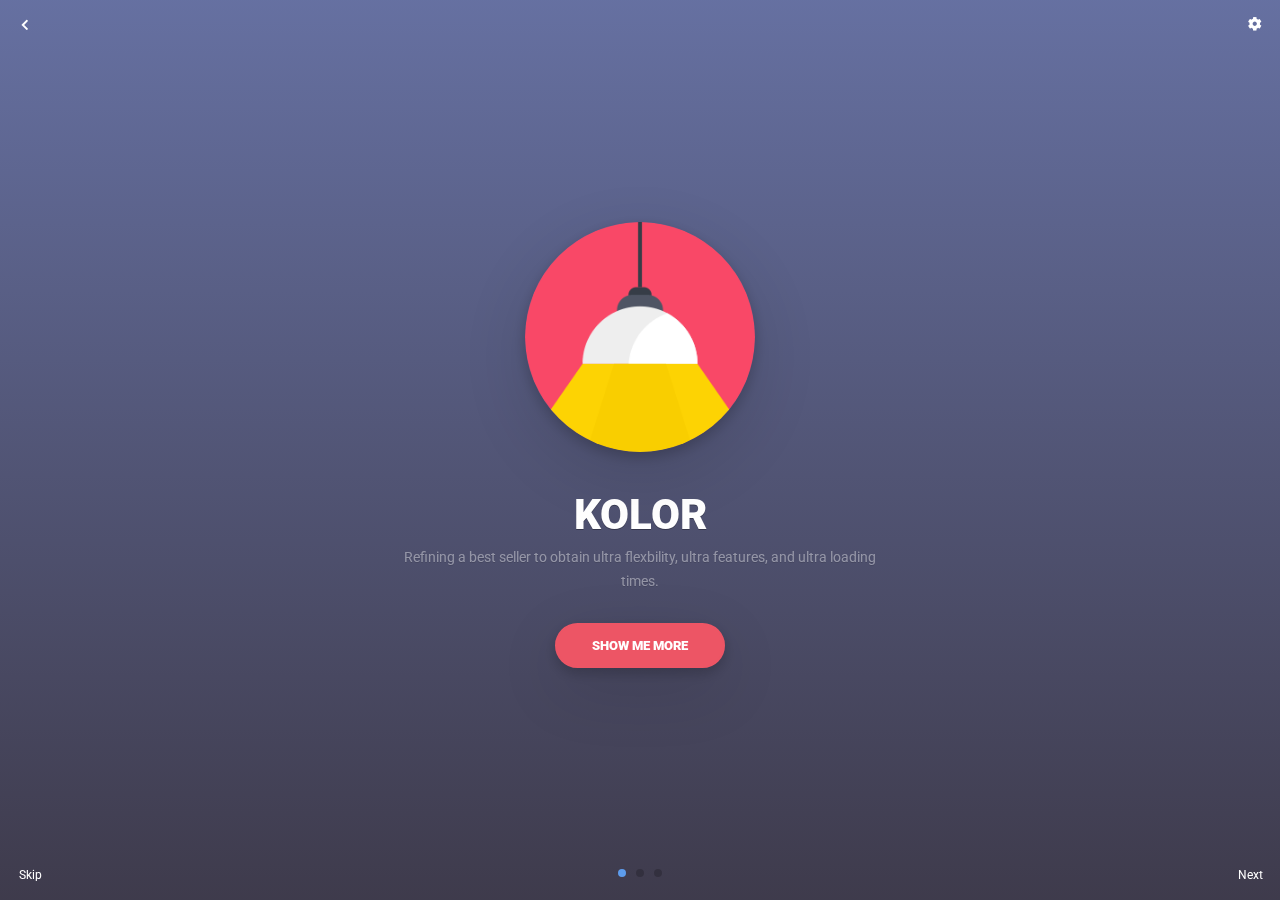
<file: index.html>
<!DOCTYPE HTML>
<html lang="en">
    <head>
 
        <link rel="manifest" href="manifest.json">
        <link rel="icon" href="favicon.ico" type="image/x-icon" />  
      <link rel="apple-touch-icon" href="images/icons/icon-152x152.png">   
      <meta name="theme-color" content="white"/>  
      <meta name="apple-mobile-web-app-capable" content="yes">  
      <meta name="apple-mobile-web-app-status-bar-style" content="black"> 
      <meta name="apple-mobile-web-app-title" content="Music app"> 
      <meta name="msapplication-TileImage" content="images/icons/icon-144x144.png">  
      <meta name="msapplication-TileColor" content="blue">
        <meta name="theme-color" content="white"/>
        <meta name="viewport" content="width=device-width, initial-scale=1.0">
    
    
    <meta http-equiv="Content-Type" content="text/html; charset=utf-8" />
    <meta name="viewport" content="width=device-width, initial-scale=1, minimum-scale=1, maximum-scale=1" />
    <title>Music app </title>
    <link rel="stylesheet" type="text/css" href="styles/style.css">
    <link rel="stylesheet" type="text/css" href="fonts/css/fontawesome-all.min.css">
    <link rel="stylesheet" href="styles/music-list.css">
    <link rel="stylesheet" type="text/css" href="styles/framework.css">
    <link rel="stylesheet" href="styles/tutorial.css">
    <link rel="stylesheet" href="styles/videoJS.css">
    <link rel="stylesheet" href="styles/videojscite.css">
    <link rel="stylesheet" href="styles/music-details.css">
    <link rel="stylesheet" type="text/css" href="styles/style.css">
    <link rel="stylesheet" href="styles/music-list.css">
    <link href="https://fonts.googleapis.com/css?family=Poppins:100,100i,200,200i,300,300i,400,400i,500,500i,600,600i,700,700i,800,800i,900,900i|Roboto:100,100i,300,300i,400,400i,500,500i,700,700i,900,900i" rel="stylesheet">
    </head>

<body>
<script src="serviceWorkerRegister.js"></script>
<div id="preloader" class="preloader-light">
	<h1 class="center-text color-black ultrabold uppercase bottom-0 fa-2x">Kolor</h1>
	<div id="preload-spinner"></div>
	<p>Beautifully Crafted UI & UX.</p>
	<em>This will only take a second. It's totally worth it!</em>
</div>


<div id="page-transitions" class="page-build">
    <div class="page-bg gradient-body-1"></div>
    <div class="page-content page-content-full">
    <a href="#" class="cover-back-button back-button"><i class="fa fa-chevron-left font-12 color-white"></i></a>
    <a href="#"  data-menu="menu-settings" data-menu-type="menu-box-full" class="cover-home-button"><i class="fa fa-cog fa-spin font-14 color-white"></i></a>
    <div class="coverpage coverpage-full walkthrough-buttons">
        <a href="#" class="next-slide-custom color-white">Next</a>
        <a href="bloglist.html" class="skip-slide-custom color-white ">Skip</a>
        <div class="cover-walkthrough-slider owl-carousel">
            <div class="cover-item">
                <div class="cover-content cover-content-center">
                    <img class="cover-icon shadow-icon-large bottom-50" src="images/icons/16.png">
                    <h2 class="color-white ultrabold center-text bottom-10 bolder uppercase text-shadow">
                        <span class="fa-2x">Kolor</span>
                    </h2>
                    <p class="color-white center-text opacity-40 bottom-30 font-14 text-shadow">
                        Refining a best seller to obtain ultra flexbility, ultra features, and ultra loading times.
                    </p>
                    <a href="#" class="back-button button button-red shadow-icon-large button-round button-center uppercase ultrabold">Show me more</a>
                </div>
            </div>
            <div class="cover-item">
                <div class="cover-content cover-content-center">
                    <img class="cover-icon opacity-80 shadow-icon-large" src="images/icons/9.png">
                    <h2 class="color-white ultrabold center-text bottom-10 bolder uppercase text-shadow">
                        <span class="fa-2x">Power & Ease</span>
                    </h2>
                    <p class="color-white center-text opacity-60 bottom-30 text-shadow">
                        We built Kolor to be fast, easy to use and incredibly powerful. We took care of every aspect.
                    </p>
                    <a href="#" class="back-button button button-green button-round shadow-icon-large button-center uppercase ultrabold">Show me more</a>
                </div>
            </div>
    
           
            <div class="cover-item">
                <div class="cover-content cover-content-center">
                    <img class="cover-icon shadow-icon-large" src="images/icons/19.png">
                    <h2 class="color-white ultrabold center-text bottom-10 bolder uppercase text-shadow">
                        <span class="fa-2x">Let's Go</span>
                    </h2>
                    <p class="color-white center-text opacity-50 bottom-30">
                        Be sure to check out all the pages, there are tones to see and we add more constantly!
                    </p>
                    <a href="bloglist.html" class=" button button-green button-round shadow-icon-large button-center uppercase ultrabold">Take me Home</a>
                </div>
            </div>
        </div>
    </div>
        
    <div class="menu menu-box-full shadow-large" id="menu-settings">
        <div class="page-bg gradient-body-1">
            <div class="cover-content-center">
                <div class="content">
                    <h1 class="uppercase ultrabold center-text fa-4x bottom-25 color-white text-shadow-large">KOLOR</h1>
                    <p class="center-text bottom-50 opacity-50 font-14 color-white text-shadow-large">
                        Kolor includes 9  Gradients for you to enjoy.<br>It's easy to edit or create more.
                    </p>
                    <ul class="demo-colors">
                        <li><a href="#" class="democ-1 color-white bottom-10 no-border"><i class="shadow-icon-large gradient-body-1"></i>Default</a></li>
                        <li><a href="#" class="democ-5 color-white bottom-10 no-border"><i class="shadow-icon-large gradient-body-5"></i>Violet</a></li>
                        <li><a href="#" class="democ-7 color-white bottom-10 no-border"><i class="shadow-icon-large gradient-body-7"></i>Magenta</a></li>
                        <li><a href="#" class="democ-6 color-white bottom-10 no-border"><i class="shadow-icon-large gradient-body-6"></i>Red</a></li>
                        <li><a href="#" class="democ-3 color-white bottom-10 no-border"><i class="shadow-icon-large gradient-body-3"></i>Green</a></li>
                        <li><a href="#" class="democ-4 color-white bottom-10 no-border"><i class="shadow-icon-large gradient-body-4"></i>Blue</a></li>
                        <li><a href="#" class="democ-2 color-white bottom-10 no-border"><i class="shadow-icon-large gradient-body-2"></i>Orange</a></li>
                        <li><a href="#" class="democ-8 color-white bottom-10 no-border"><i class="shadow-icon-large gradient-body-8"></i>Dark</a></li>
                        <li><a href="#" class="democ-9 color-white bottom-10 no-border"><i class="shadow-icon-large gradient-body-9"></i>Yellow</a></li>
                    </ul>
                    <div class="clear"></div>
                    <a href="#" class="close-menu top-40 button button-round button-s button-white uppercase ultrabold button-center shadow-icon-small">AWESOME</a>
                </div>
            </div>
        </div>
    </div>

        
</div>


<script type="text/javascript" src="scripts/jquery.js"></script>
<script type="text/javascript" src="scripts/plugins.js"></script>
<script type="text/javascript" src="scripts/custom.js"></script>

</body>
</file>
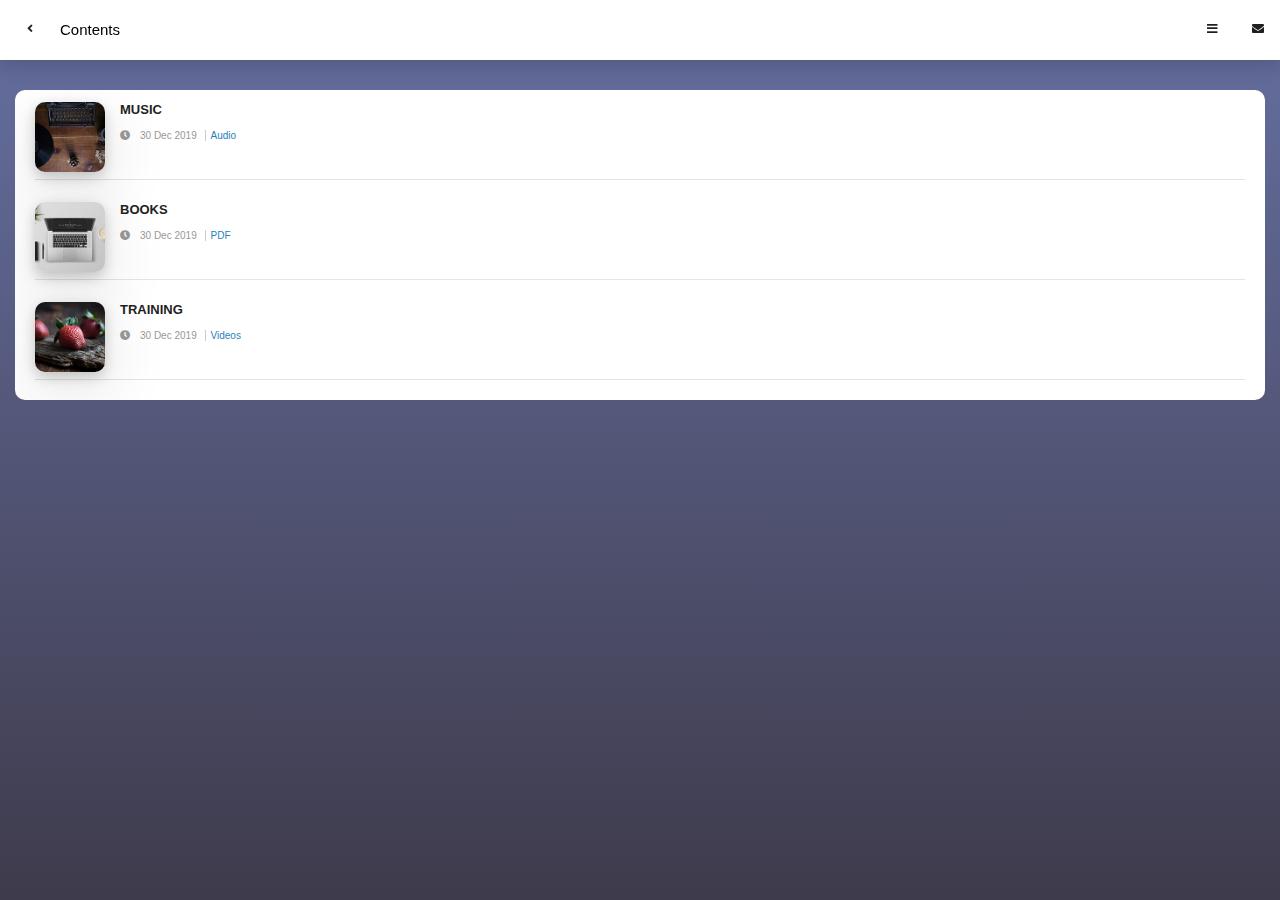
<file: bloglist.html>
<!DOCTYPE HTML>
<html lang="en">
<head>
<meta http-equiv="Content-Type" content="text/html; charset=utf-8" />
<meta name="viewport" content="width=device-width, initial-scale=1, minimum-scale=1, maximum-scale=1" />
<title>App Contents</title>
<link rel="stylesheet" type="text/css" href="styles/style.css">
<link rel="stylesheet" type="text/css" href="fonts/css/fontawesome-all.min.css">
<link rel="stylesheet" type="text/css" href="styles/framework.css">
<link href="https://fonts.googleapis.com/css?family=Poppins:100,100i,200,200i,300,300i,400,400i,500,500i,600,600i,700,700i,800,800i,900,900i|Roboto:100,100i,300,300i,400,400i,500,500i,700,700i,900,900i" rel="stylesheet">
</head>

<body>




<div id="page-transitions" >
    <div class="page-bg gradient-body-1"></div>

    <div class="header shadow-large header-light header-logo-app">
		<a href="index.html" class="header-title">Contents</a>
		<a href="#" class="back-button header-icon header-icon-1"><i class="fas fa-angle-left"></i></a>
		<a data-menu="menu-contact" data-menu-type="menu-box-modal" href="#" class="header-icon header-icon-2"><i class="fas fa-envelope"></i></a>
		<a data-menu="menu-1" data-menu-type="menu-sidebar-left-push" href="#" class="header-icon header-icon-3"><i class="fas fa-bars"></i></a>
    </div>

	<div id="menu-1" class="menu menu-sidebar-left menu-settings">
        <div class="menu-bg gradient-body-1"></div>
        <div class="menu-scroll">
            <div class="menu-header">
                <a class="menu-logo" href="index.html"></a>
                <h1>ITskills</h1>
                <p>discovery home</p>
            </div>
            <div class="menu-list icon-background-active">
              
                <a class="menu-item" href="musicList.html"><i class="fa gradient-yellow-dark fa-music"></i>Songs</a>
                <a class="menu-item" href="booksList.html"><i class="fa gradient-red-dark fa-book"></i>Books</a>
                <a class="menu-item" href="tutorialsList.html"><i class="fa gradient-blue-light fa-hourglass-end"></i>Tutorials</a>
                  <em class="menu-divider">Let's get Social</em>
				  <a class="menu-item" href="https://web.facebook.com/TriquetraConsult"><i class="fab facebook-bg fa-facebook-f"></i>Facebook</a>
				  <a class="menu-item" href="https://www.instagram.com/opeyemi_emmanuel_mindotologist/"><i class="fab google-bg fa-instagram"></i>instagram</a>
			  </div>
            <em class="menu-copyright">Copyright <span class="copyright-year"></span>, Enabled. All Rights Reserved</em>
        </div>
	</div>

	<div class="page-content header-clear-larger">

        <div class="content-box bg-white">
			<div class="news-list-item top-10">
				<a href="musicList.html">
					<img class="preload-image shadow-icon-large round-image" src="images/empty.png" data-src="images/pictures/1s.jpg" alt="img" alt="img">
					<strong>MUSIC</strong>
				</a>
				<span><i class="fas fa-clock"></i>30 Dec 2019 <a href="#" class="color-highlight">Audio</a></span>
			</div>
			<div class="news-list-item">
				<a href="booksList.html">
					<img class="preload-image shadow-icon-large round-image" src="images/empty.png" data-src="images/pictures/8s.jpg" alt="img" alt="img">
					<strong>BOOKS</strong>
				</a>
				<span><i class="fas fa-clock"></i>30 Dec 2019 <a href="#" class="color-highlight">PDF</a></span>
			</div>
			<div class="news-list-item">
				<a href="tutorialsList.html">
					<img class="preload-image shadow-icon-large round-image" src="images/empty.png" data-src="images/pictures/5s.jpg" alt="img" alt="img">
					<strong>TRAINING</strong>
				</a>
				<span><i class="fas fa-clock"></i>30 Dec 2019 <a href="#" class="color-highlight">Videos</a></span>
			</div>
			
        </div>

       



<script type="text/javascript" src="scripts/jquery.js"></script>
<script type="text/javascript" src="scripts/plugins.js"></script>
<script type="text/javascript" src="scripts/custom.js"></script>

</body>
</file>
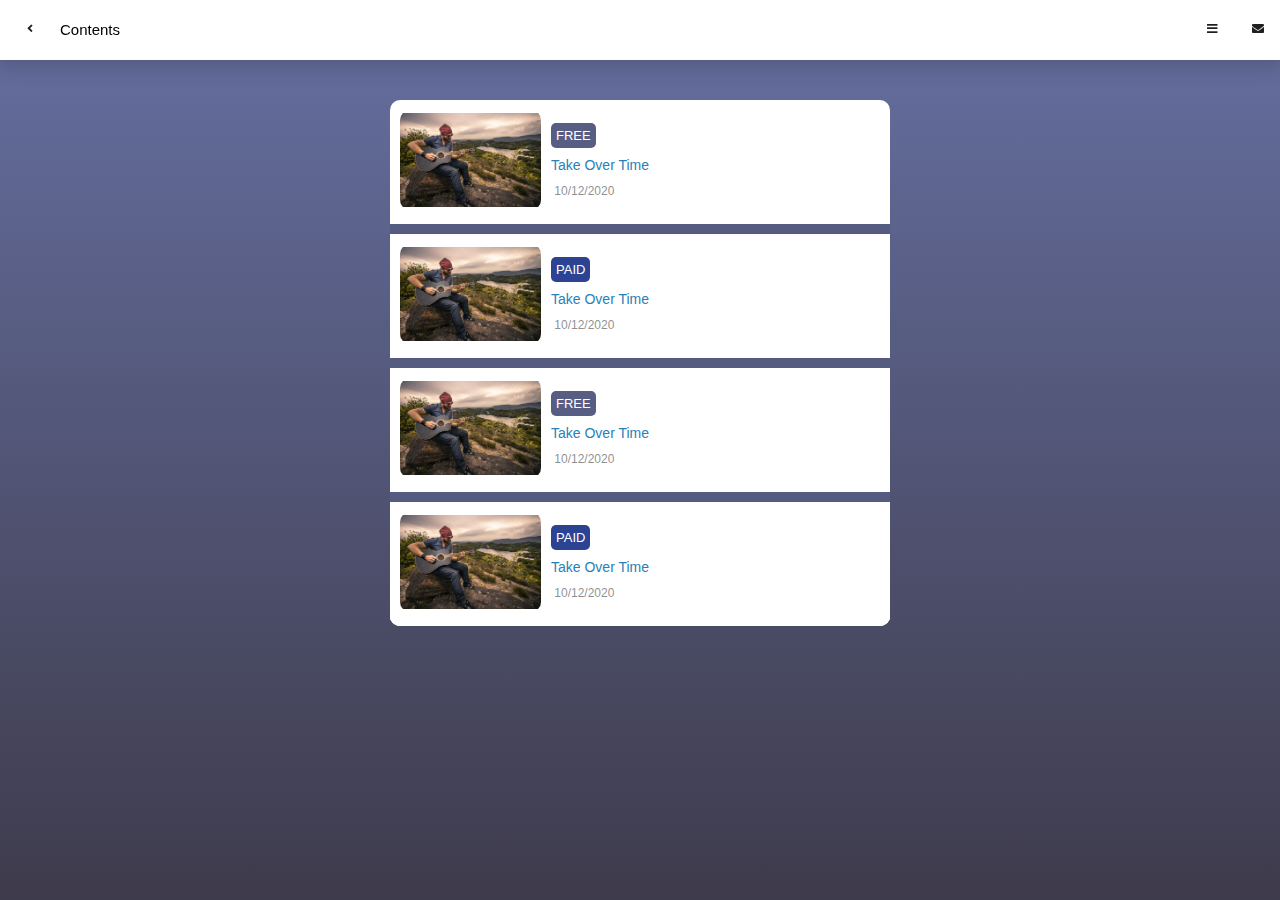
<file: booksList.html>
<!DOCTYPE HTML>
<html lang="en">
<head>
    <link rel="stylesheet" href="styles/music-list.css">
    <link href="//maxcdn.bootstrapcdn.com/font-awesome/4.7.0/css/font-awesome.min.css" rel="stylesheet">
<meta http-equiv="Content-Type" content="text/html; charset=utf-8" />
<meta name="viewport" content="width=device-width, initial-scale=1, minimum-scale=1, maximum-scale=1" />
<title>App Contents</title>
<link rel="stylesheet" type="text/css" href="styles/style.css">
<link rel="stylesheet" type="text/css" href="fonts/css/fontawesome-all.min.css">
<link rel="stylesheet" type="text/css" href="styles/framework.css">
<link rel="stylesheet" href="styles/book-list.css">
<link href="https://fonts.googleapis.com/css?family=Poppins:100,100i,200,200i,300,300i,400,400i,500,500i,600,600i,700,700i,800,800i,900,900i|Roboto:100,100i,300,300i,400,400i,500,500i,700,700i,900,900i" rel="stylesheet">
</head>

<body>

<div id="preloader" class="preloader-light">
	<h1 class="center-text color-black ultrabold uppercase bottom-0 fa-2x">Kolor</h1>
	<div id="preload-spinner"></div>
	<p>Beautifully Crafted UI & UX.</p>
	<em>This will only take a second. It's totally worth it!</em>
</div>


<div id="page-transitions" class="page-build">
    <div class="page-bg gradient-body-1"></div>

	<div class="header shadow-large header-light header-logo-app">
		<a href="index.html" class="header-title">Contents</a>
		<a href="#" class="back-button header-icon header-icon-1"><i class="fas fa-angle-left"></i></a>
		<a data-menu="menu-contact" data-menu-type="menu-box-modal" href="#" class="header-icon header-icon-2"><i class="fas fa-envelope"></i></a>
		<a data-menu="menu-1" data-menu-type="menu-sidebar-left-push" href="#" class="header-icon header-icon-3"><i class="fas fa-bars"></i></a>
    </div>

	<div id="menu-1" class="menu menu-sidebar-left menu-settings">
        <div class="menu-bg gradient-body-1"></div>
        <div class="menu-scroll">
            <div class="menu-header">
                <a class="menu-logo" href="index.html"></a>
                <h1>ITskills</h1>
                <p>discovery home</p>
            </div>
            <div class="menu-list icon-background-active">
              
                <a class="menu-item" href="musicList.html"><i class="fa gradient-yellow-dark fa-music"></i>Songs</a>
                <a class="menu-item" href="booksList.html"><i class="fa gradient-red-dark fa-book"></i>Books</a>
                <a class="menu-item" href="tutorialsList.html"><i class="fa gradient-blue-light fa-hourglass-end"></i>Tutorials</a>
                  <em class="menu-divider">Let's get Social</em>
                  <a class="menu-item" href="https://web.facebook.com/TriquetraConsult"><i class="fab facebook-bg fa-facebook-f"></i>Facebook</a>
                <a class="menu-item" href="https://www.instagram.com/opeyemi_emmanuel_mindotologist/"><i class="fab google-bg fa-instagram"></i>instagram</a>
            </div>
            <em class="menu-copyright">Copyright <span class="copyright-year"></span>, Enabled. All Rights Reserved</em>
        </div>
	</div>

	<div class="page-content header-clear-larger">

        <div class="music-container">

            <a href="./pdf.js//web/viewer.html">
			<div class="music-list">
                <div class="music">
                    <div class="music-img"></div>
                    <div class="music-text">
                        <div class="label">
                            <button>FREE</button>
                        </div>

                        <div class="song-title">
                            <h1 class="song-tit">
                                Take Over Time
                            </h1>
                        </div>

                        <div class="song-date-added">
                            <h1 class="song-date">
                               <span><i class="fa fa-clock-o"></i></span> 10/12/2020
                            </h1>
                        </div>

                    </div>
                </div>
                </a>
                


                <div class="hr-line"></div>

                <a href="./pdf.js//web/viewer.html">
                <div class="music-list">
                    <div class="music">
                        <div class="music-img"></div>
                        <div class="music-text">
                            <div class="label-paid">
                                <button>PAID</button>
                            </div>
    
                            <div class="song-title">
                                <h1 class="song-tit">
                                    Take Over Time
                                </h1>
                            </div>
    
                            <div class="song-date-added">
                                <h1 class="song-date">
                                    <span><i class="fa fa-clock-o"></i></span>    10/12/2020
                                </h1>
                            </div>
    
                        </div>
                    </div>
                    </a>



                    <div class="hr-line"></div>

                    <a href="./pdf.js//web/viewer.html">
                    <div class="music-list">
                        <div class="music">
                            <div class="music-img"></div>
                            <div class="music-text">
                                <div class="label">
                                    <button>FREE</button>
                                </div>
        
                                <div class="song-title">
                                    <h1 class="song-tit">
                                        Take Over Time
                                    </h1>
                                </div>
        
                                <div class="song-date-added">
                                    <h1 class="song-date">
                                        <span><i class="fa fa-clock-o"></i></span>     10/12/2020
                                    </h1>
                                </div>
        
                            </div>
                        </div>
                        </a>


                        <div class="hr-line"></div>

                        <a href="./pdf.js//web/viewer.html">
                        <div class="music-list">
                         
                            <div class="music">
                                <div class="music-img"></div>
                                <div class="music-text">
                                    <div class="label-paid">
                                        <button>PAID</button>
                                    </div>
            
                                    <div class="song-title">
                                        <h1 class="song-tit">
                                            Take Over Time
                                        </h1>
                                    </div>
            
                                    <div class="song-date-added">
                                        <h1 class="song-date">
                                            <span><i class="fa fa-clock-o"></i></span>     10/12/2020
                                        </h1>
                                    </div>
            
                                </div>
                            </div>
                            </a>
                
            </div>
			
        </div>

       



<script type="text/javascript" src="scripts/jquery.js"></script>
<script type="text/javascript" src="scripts/plugins.js"></script>
<script type="text/javascript" src="scripts/custom.js"></script>

</body>
</file>
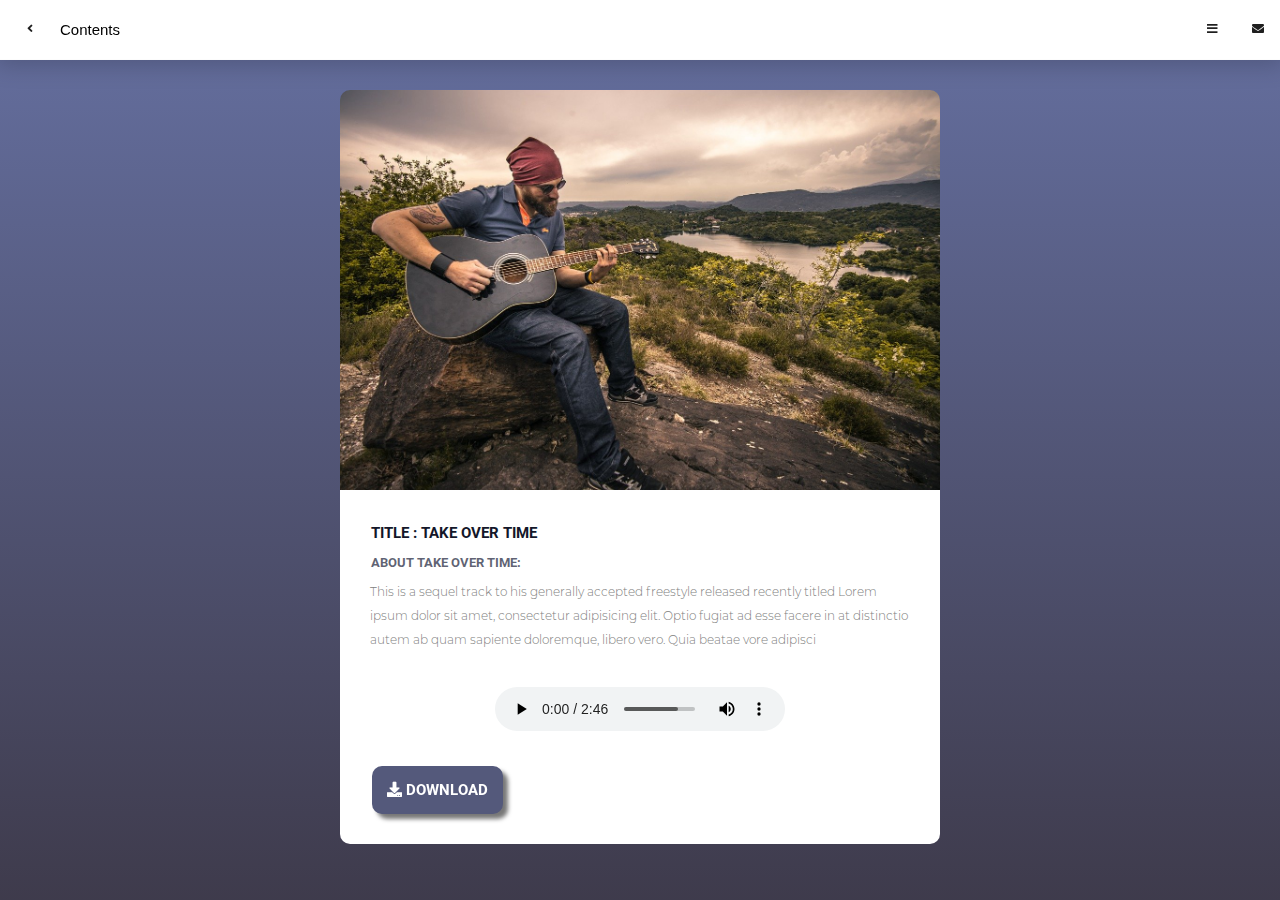
<file: music-details.html>
<!DOCTYPE HTML>
<html lang="en">
<head>
   
    <link href="//maxcdn.bootstrapcdn.com/font-awesome/4.7.0/css/font-awesome.min.css" rel="stylesheet">
<meta http-equiv="Content-Type" content="text/html; charset=utf-8" />
<meta name="viewport" content="width=device-width, initial-scale=1, minimum-scale=1, maximum-scale=1" />
<title>App Contents</title>
<link rel="stylesheet" href="styles/music-details.css">
<link rel="stylesheet" type="text/css" href="styles/style.css">
<link rel="stylesheet" href="styles/music-list.css">
<link rel="stylesheet" type="text/css" href="fonts/css/fontawesome-all.min.css">
<link rel="stylesheet" type="text/css" href="styles/framework.css">

<link href="https://fonts.googleapis.com/css?family=Poppins:100,100i,200,200i,300,300i,400,400i,500,500i,600,600i,700,700i,800,800i,900,900i|Roboto:100,100i,300,300i,400,400i,500,500i,700,700i,900,900i" rel="stylesheet">
</head>

<body>

<div id="preloader" class="preloader-light">
	<h1 class="center-text color-black ultrabold uppercase bottom-0 fa-2x">Kolor</h1>
	<div id="preload-spinner"></div>
	<p>Beautifully Crafted UI & UX.</p>
	<em>This will only take a second. It's totally worth it!</em>
</div>


<div id="page-transitions" class="page-build">
    <div class="page-bg gradient-body-1"></div>

    <div class="header shadow-large header-light header-logo-app">
		<a href="index.html" class="header-title">Contents</a>
		<a href="#" class="back-button header-icon header-icon-1"><i class="fas fa-angle-left"></i></a>
		<a data-menu="menu-contact" data-menu-type="menu-box-modal" href="#" class="header-icon header-icon-2"><i class="fas fa-envelope"></i></a>
		<a data-menu="menu-1" data-menu-type="menu-sidebar-left-push" href="#" class="header-icon header-icon-3"><i class="fas fa-bars"></i></a>
    </div>

	<div id="menu-1" class="menu menu-sidebar-left menu-settings">
        <div class="menu-bg gradient-body-1"></div>
        <div class="menu-scroll">
            <div class="menu-header">
                <a class="menu-logo" href="index.html"></a>
                <h1>ITskills</h1>
                <p>discovery home</p>
            </div>
            <div class="menu-list icon-background-active">
              
                <a class="menu-item" href="musicList.html"><i class="fa gradient-yellow-dark fa-music"></i>Songs</a>
                <a class="menu-item" href="booksList.html"><i class="fa gradient-red-dark fa-book"></i>Books</a>
                <a class="menu-item" href="tutorialsList.html"><i class="fa gradient-blue-light fa-hourglass-end"></i>Tutorials</a>
                  <em class="menu-divider">Let's get Social</em>
                  <a class="menu-item" href="https://web.facebook.com/TriquetraConsult"><i class="fab facebook-bg fa-facebook-f"></i>Facebook</a>
                  <a class="menu-item" href="https://www.instagram.com/opeyemi_emmanuel_mindotologist/"><i class="fab google-bg fa-instagram"></i>instagram</a>
              </div>
            <em class="menu-copyright">Copyright <span class="copyright-year"></span>, Enabled. All Rights Reserved</em>
        </div>
	</div>

	<div class="page-content header-clear-larger">

        <div class="music-container-details">
        <img src="./images/song.jpg" alt="">
       <div class="song-info">
           <h1>TITLE : Take Over Time</h1>
           <h2>About Take Over Time: </h2>
           
           <p> This is a sequel track to his generally accepted freestyle released recently titled Lorem ipsum dolor sit amet, consectetur adipisicing elit. Optio fugiat ad esse facere in at distinctio autem ab quam sapiente doloremque, libero vero. Quia beatae vore adipisci 
                </p>
        
        <audio src="audio/song.mp3" controls></audio>

        
        <button>
           <a href="audio/song.mp3" download="code ui andy"> <i class="fa fa-download"></i> Download
        </button></a>
        <!-- <a href="./audio/song.mp3" download="August">Download the report</a> -->
       </div>
          </div>
	</div>
        </div>

       



<script type="text/javascript" src="scripts/jquery.js"></script>
<script type="text/javascript" src="scripts/plugins.js"></script>
<script type="text/javascript" src="scripts/custom.js"></script>

</body>
</html>
</file>
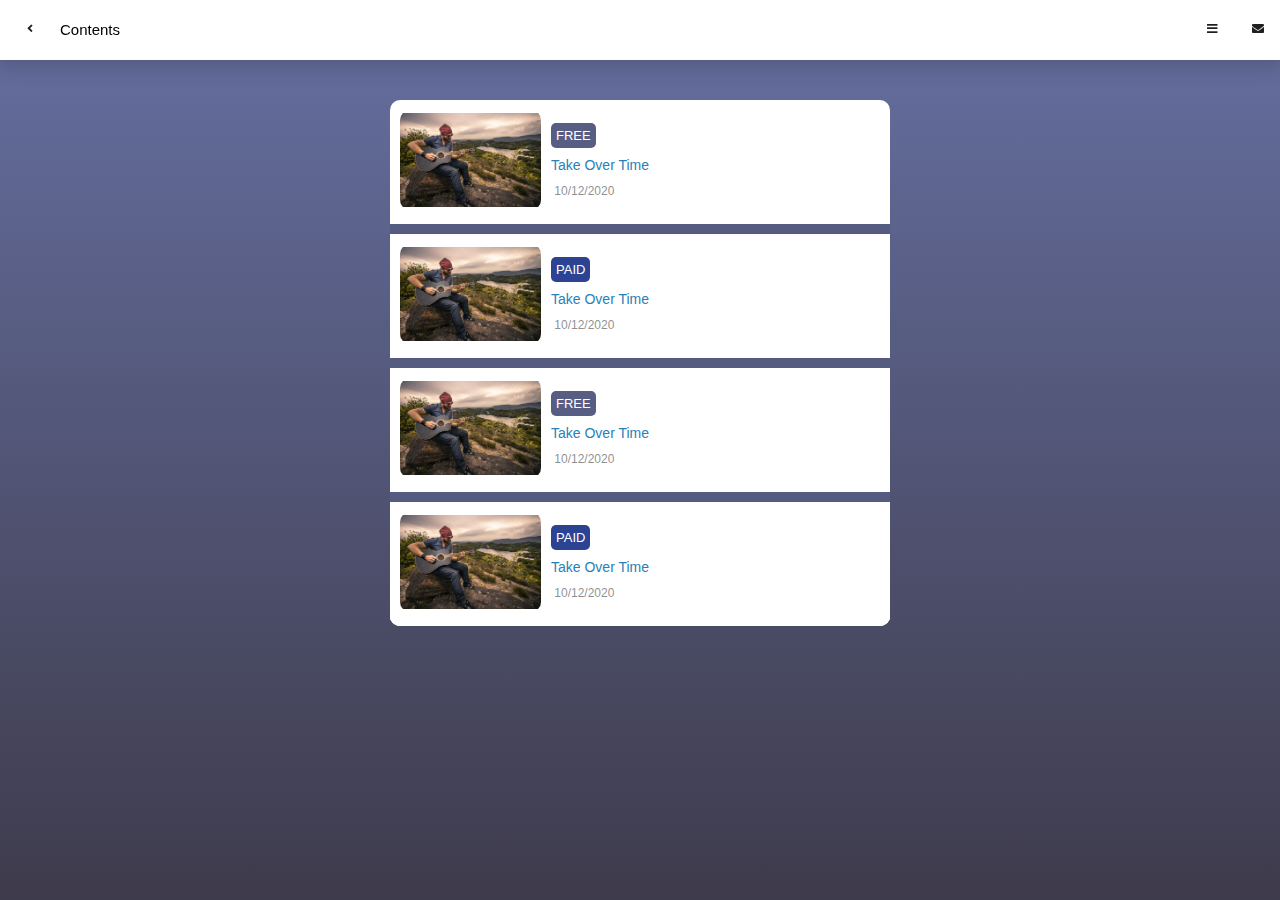
<file: musicList.html>
<!DOCTYPE HTML>
<html lang="en">
<head>
    <link rel="stylesheet" href="styles/music-list.css">
    <link href="//maxcdn.bootstrapcdn.com/font-awesome/4.7.0/css/font-awesome.min.css" rel="stylesheet">
<meta http-equiv="Content-Type" content="text/html; charset=utf-8" />
<meta name="viewport" content="width=device-width, initial-scale=1, minimum-scale=1, maximum-scale=1" />
<title>App Contents</title>
<link rel="stylesheet" type="text/css" href="styles/style.css">
<link rel="stylesheet" type="text/css" href="fonts/css/fontawesome-all.min.css">
<link rel="stylesheet" type="text/css" href="styles/framework.css">
<link rel="stylesheet" href="styles/music-list.css">
<link href="https://fonts.googleapis.com/css?family=Poppins:100,100i,200,200i,300,300i,400,400i,500,500i,600,600i,700,700i,800,800i,900,900i|Roboto:100,100i,300,300i,400,400i,500,500i,700,700i,900,900i" rel="stylesheet">
</head>

<body>

<div id="preloader" class="preloader-light">
	<h1 class="center-text color-black ultrabold uppercase bottom-0 fa-2x">Kolor</h1>
	<div id="preload-spinner"></div>
	<p>Beautifully Crafted UI & UX.</p>
	<em>This will only take a second. It's totally worth it!</em>
</div>


<div id="page-transitions" class="page-build">
    <div class="page-bg gradient-body-1"></div>

	<div class="header shadow-large header-light header-logo-app">
		<a href="index.html" class="header-title">Contents</a>
		<a href="#" class="back-button header-icon header-icon-1"><i class="fas fa-angle-left"></i></a>
		<a data-menu="menu-contact" data-menu-type="menu-box-modal" href="#" class="header-icon header-icon-2"><i class="fas fa-envelope"></i></a>
		<a data-menu="menu-1" data-menu-type="menu-sidebar-left-push" href="#" class="header-icon header-icon-3"><i class="fas fa-bars"></i></a>
    </div>

	<div id="menu-1" class="menu menu-sidebar-left menu-settings">
        <div class="menu-bg gradient-body-1"></div>
        <div class="menu-scroll">
            <div class="menu-header">
                <a class="menu-logo" href="index.html"></a>
                <h1>ITskills</h1>
                <p>discovery home</p>
            </div>
            <div class="menu-list icon-background-active">
              
                <a class="menu-item" href="musicList.html"><i class="fa gradient-yellow-dark fa-music"></i>Songs</a>
                <a class="menu-item" href="booksList.html"><i class="fa gradient-red-dark fa-book"></i>Books</a>
                <a class="menu-item" href="tutorialsList.html"><i class="fa gradient-blue-light fa-hourglass-end"></i>Tutorials</a>
                  <em class="menu-divider">Let's get Social</em>
                  <a class="menu-item" href="https://web.facebook.com/TriquetraConsult"><i class="fab facebook-bg fa-facebook-f"></i>Facebook</a>
                  <a class="menu-item" href="https://www.instagram.com/opeyemi_emmanuel_mindotologist/"><i class="fab google-bg fa-instagram"></i>instagram</a>
              </div>
            <em class="menu-copyright">Copyright <span class="copyright-year"></span>, Enabled. All Rights Reserved</em>
        </div>
	</div>

	<div class="page-content header-clear-larger">

        <div class="music-container">

            <a href="music-details.html">
			<div class="music-list">
                <div class="music">
                    <div class="music-img"></div>
                    <div class="music-text">
                        <div class="label">
                            <button>FREE</button>
                        </div>

                        <div class="song-title">
                            <h1 class="song-tit">
                                Take Over Time
                            </h1>
                        </div>

                        <div class="song-date-added">
                            <h1 class="song-date">
                               <span><i class="fa fa-clock-o"></i></span> 10/12/2020
                            </h1>
                        </div>

                    </div>
                </div>
                </a>
                


                <div class="hr-line"></div>

                <a href="music-details.html">
                <div class="music-list">
                    <div class="music">
                        <div class="music-img"></div>
                        <div class="music-text">
                            <div class="label-paid">
                                <button>PAID</button>
                            </div>
    
                            <div class="song-title">
                                <h1 class="song-tit">
                                    Take Over Time
                                </h1>
                            </div>
    
                            <div class="song-date-added">
                                <h1 class="song-date">
                                    <span><i class="fa fa-clock-o"></i></span>    10/12/2020
                                </h1>
                            </div>
    
                        </div>
                    </div>
                    </a>



                    <div class="hr-line"></div>

                    <a href="music-details.html">
                    <div class="music-list">
                        <div class="music">
                            <div class="music-img"></div>
                            <div class="music-text">
                                <div class="label">
                                    <button>FREE</button>
                                </div>
        
                                <div class="song-title">
                                    <h1 class="song-tit">
                                        Take Over Time
                                    </h1>
                                </div>
        
                                <div class="song-date-added">
                                    <h1 class="song-date">
                                        <span><i class="fa fa-clock-o"></i></span>     10/12/2020
                                    </h1>
                                </div>
        
                            </div>
                        </div>
                             </a>

                        <div class="hr-line"></div>

                        <a href="music-details.html">
                        <div class="music-list">
                         
                            <div class="music">
                                <div class="music-img"></div>
                                <div class="music-text">
                                    <div class="label-paid">
                                        <button>PAID</button>
                                    </div>
            
                                    <div class="song-title">
                                        <h1 class="song-tit">
                                            Take Over Time
                                        </h1>
                                    </div>
            
                                    <div class="song-date-added">
                                        <h1 class="song-date">
                                            <span><i class="fa fa-clock-o"></i></span>     10/12/2020
                                        </h1>
                                    </div>
            
                                </div>
                            </div>
                            </a>
                
            </div>
			
        </div>

       



<script type="text/javascript" src="scripts/jquery.js"></script>
<script type="text/javascript" src="scripts/plugins.js"></script>
<script type="text/javascript" src="scripts/custom.js"></script>

</body>
</html>
</file>
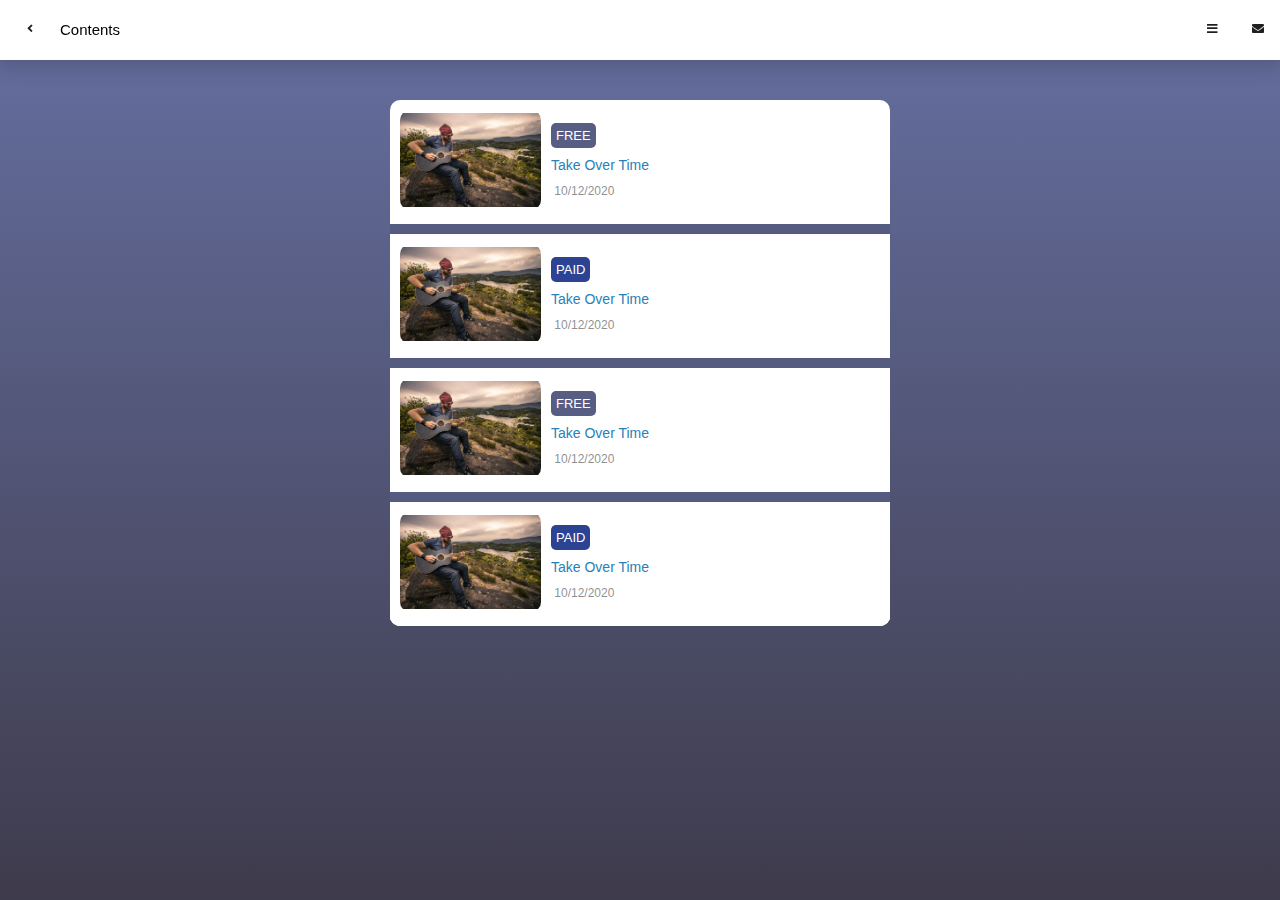
<file: tutorialsList.html>
<!DOCTYPE HTML>
<html lang="en">
<head>
    <link rel="stylesheet" href="styles/music-list.css">
    <link href="//maxcdn.bootstrapcdn.com/font-awesome/4.7.0/css/font-awesome.min.css" rel="stylesheet">
<meta http-equiv="Content-Type" content="text/html; charset=utf-8" />
<meta name="viewport" content="width=device-width, initial-scale=1, minimum-scale=1, maximum-scale=1" />
<title>App Contents</title>
<link rel="stylesheet" type="text/css" href="styles/style.css">
<link rel="stylesheet" type="text/css" href="fonts/css/fontawesome-all.min.css">
<link rel="stylesheet" type="text/css" href="styles/framework.css">
<link rel="stylesheet" href="styles/book-list.css">
<link href="https://fonts.googleapis.com/css?family=Poppins:100,100i,200,200i,300,300i,400,400i,500,500i,600,600i,700,700i,800,800i,900,900i|Roboto:100,100i,300,300i,400,400i,500,500i,700,700i,900,900i" rel="stylesheet">
</head>

<body>

<div id="preloader" class="preloader-light">
	<h1 class="center-text color-black ultrabold uppercase bottom-0 fa-2x">Kolor</h1>
	<div id="preload-spinner"></div>
	<p>Beautifully Crafted UI & UX.</p>
	<em>This will only take a second. It's totally worth it!</em>
</div>


<div id="page-transitions" class="page-build">
    <div class="page-bg gradient-body-1"></div>

	<div class="header shadow-large header-light header-logo-app">
		<a href="index.html" class="header-title">Contents</a>
		<a href="#" class="back-button header-icon header-icon-1"><i class="fas fa-angle-left"></i></a>
		<a data-menu="menu-contact" data-menu-type="menu-box-modal" href="#" class="header-icon header-icon-2"><i class="fas fa-envelope"></i></a>
		<a data-menu="menu-1" data-menu-type="menu-sidebar-left-push" href="#" class="header-icon header-icon-3"><i class="fas fa-bars"></i></a>
    </div>

	<div id="menu-1" class="menu menu-sidebar-left menu-settings">
        <div class="menu-bg gradient-body-1"></div>
        <div class="menu-scroll">
            <div class="menu-header">
                <a class="menu-logo" href="index.html"></a>
                <h1>ITskills</h1>
                <p>discovery home</p>
            </div>
            <div class="menu-list icon-background-active">
              
                <a class="menu-item" href="musicList.html"><i class="fa gradient-yellow-dark fa-music"></i>Songs</a>
                <a class="menu-item" href="booksList.html"><i class="fa gradient-red-dark fa-book"></i>Books</a>
                <a class="menu-item" href="tutorialsList.html"><i class="fa gradient-blue-light fa-hourglass-end"></i>Tutorials</a>
                  <em class="menu-divider">Let's get Social</em>
                <a class="menu-item" href="https://web.facebook.com/TriquetraConsult"><i class="fab facebook-bg fa-facebook-f"></i>Facebook</a>
                <a class="menu-item" href="https://www.instagram.com/opeyemi_emmanuel_mindotologist/"><i class="fab google-bg fa-instagram"></i>instagram</a>
            </div>
            <em class="menu-copyright">Copyright <span class="copyright-year"></span>, Enabled. All Rights Reserved</em>
        </div>
	</div>

	<div class="page-content header-clear-larger">

        <div class="music-container">
            <a href="tutorial.html">
			<div class="music-list">
                <div class="music">
                    <div class="music-img"></div>
                    <div class="music-text">
                        <div class="label">
                            <button>FREE</button>
                        </div>

                        <div class="song-title">
                            <h1 class="song-tit">
                                Take Over Time
                            </h1>
                        </div>

                        <div class="song-date-added">
                            <h1 class="song-date">
                               <span><i class="fa fa-clock-o"></i></span> 10/12/2020
                            </h1>
                        </div>

                    </div>
                </div>
                </a>
                


                <div class="hr-line"></div>

                <a href="tutorial.html">
                <div class="music-list">
                    <div class="music">
                        <div class="music-img"></div>
                        <div class="music-text">
                            <div class="label-paid">
                                <button>PAID</button>
                            </div>
    
                            <div class="song-title">
                                <h1 class="song-tit">
                                    Take Over Time
                                </h1>
                            </div>
    
                            <div class="song-date-added">
                                <h1 class="song-date">
                                    <span><i class="fa fa-clock-o"></i></span>    10/12/2020
                                </h1>
                            </div>
    
                        </div>
                    </div>
                    </a>



                    <div class="hr-line"></div>

                    <a href="tutorial.html">
                    <div class="music-list">
                        <div class="music">
                            <div class="music-img"></div>
                            <div class="music-text">
                                <div class="label">
                                    <button>FREE</button>
                                </div>
        
                                <div class="song-title">
                                    <h1 class="song-tit">
                                        Take Over Time
                                    </h1>
                                </div>
        
                                <div class="song-date-added">
                                    <h1 class="song-date">
                                        <span><i class="fa fa-clock-o"></i></span>     10/12/2020
                                    </h1>
                                </div>
        
                            </div>
                        </div>
                        </a>


                        <div class="hr-line"></div>

                        <a href="tutorial.html">
                        <div class="music-list">
                         
                            <div class="music">
                                <div class="music-img"></div>
                                <div class="music-text">
                                    <div class="label-paid">
                                        <button>PAID</button>
                                    </div>
            
                                    <div class="song-title">
                                        <h1 class="song-tit">
                                            Take Over Time
                                        </h1>
                                    </div>
            
                                    <div class="song-date-added">
                                        <h1 class="song-date">
                                            <span><i class="fa fa-clock-o"></i></span>     10/12/2020
                                        </h1>
                                    </div>
            
                                </div>
                            </div>
                            </a>
                
            </div>
			
        </div>

       



<script type="text/javascript" src="scripts/jquery.js"></script>
<script type="text/javascript" src="scripts/plugins.js"></script>
<script type="text/javascript" src="scripts/custom.js"></script>

</body>
</html>
</file>
<file: styles/style.css>
.page-build{display:none;}

.header-light .header-logo, .footer-light .footer-logo{background-image:url(../images/logo-dark.png);}
.header-dark .header-logo, .footer-dark .footer-logo{background-image:url(../images/logo-light.png);}

.header .header-logo{
	background-size:70px 16px;
	width:116px;
	margin-left:-58px;
	color:#FFFFFF;
}

.footer .footer-logo{
	background-size:120px 28px;
	width:100%;
	height:32px;
	margin:0 auto;
}

.menu-header .menu-logo{
	background-image:url(../images/opedit.png);
	background-color:rgba(255,255,255,0.05);
	padding:5px;
	border:solid 1px rgba(0,0,0,0.1);
	border-radius:40px;
	background-size:cover;
	background-repeat:no-repeat;
	background-position:top;
	object-fit: fill;
	width:80px;
	height:80px;
	z-index:10;
	display:block;
	margin:20px auto 15px auto;

}
</file>
<file: styles/music-list.css>
.music-container{
   width: 100%;
   
    height: 100%;
    display: flex;
    justify-content: center;
    align-items: center;
    border-radius: 10px;
    padding: 10px;
}

.music-list{
    width: 500px;
    background: white;
   
    border-radius: 10px;
}

.music{
    display: flex;
    /* justify-content: space-around; */
    align-items: flex-start;
    width: 100%;
    padding: 10px;
}

.music-img{
background-image: url(.././images/song.jpg);
width: 141px;
height: 100px;
background-position: center;
background-size: contain;
background-repeat: no-repeat;
border-radius: 10px;
}

.music-text{
    padding: 10px;
    display: flex;
    flex-direction: column;
}

.music-text .label button{
    background-color: #585D83;
    border-radius: 5px;
    padding: 5px;
color: white;
}

.music-text .label-paid button{
    background-color: rgb(44, 66, 146);
    border-radius: 5px;
    padding: 5px;
color: white;
}

.song-title h1{
    font-size: 14px;
    margin: 0 0 0 0 !important;
}

.song-date-added h1{
    font-size: 12px;
    color: rgba(128, 128, 128, 0.877);
   margin: 0 0 0 0 !important;
}

.hr-line{
    width: 100%;
    height: 10px;
    background-color: #565C81;
  
}

@media (max-width:500px){
    .music-list{
        width: 90vw;
    }
}
</file>
<file: styles/framework.css>
/* Framework.CSS

    Template Name:      Enabled Mobile Templates
    Template URL:       http://enableds.com
    Author:             Enabled
    Author URI:         http://themeforest.net/user/Enabled?ref=Enabled
    Version:            10.0
    License:            Regular or Extended via ThemeForest
    Structure:          Each chapter from the structure can be located using
                        CTRL + F ( Windows ) or CMD + F ( Mac ) The titles are
                        copy pasted as they are in the code.
	Table Of Contents:

	1. Reset
	2. Page Content Settings
	3. Typography Reset
	4. Backgrounds & Colors
	5. Image Effects
	6. Typography Custom
	7. Lists
	8. Responsive Classes
	9. Decorations
	10. Hover + Rotate Effects
	11. Input Styles
	12. Switches
	13. Range sliders
	14. Checkbox and Radios
	15. Dropcaps
	16. Chips
	17. Link Lists
	18. Sortable List
	19. Search
	20. Buttons
	21. Back to Top Badge
	22. Mobile Ads & Cookie Policy
	23. Content Strip & Gardient Cards
	24. Icon Column
	25. Home Call To Action
	26. Pricing Table
	27. Block Quotes
	28. Reviews
	29. Article Cards
	30. Contact Page
	31. Header & Menu icons
	32. Footer
	33. Custom Menu Canvas Elements
	34. Menu Wrappers
	35. Accordion
	36. Tabs
	37. Toggles
	38. FAQ
	39. Snackbar
	40. Toast Box
	41. Notification Boxes
	42. Reading Box
	43. Pagination
	44. Progress Bar
	45. Media Pages
	46. Full Page | Landing Page
	47. Page 404
	48. Page Countdown
	49. Page Login
	50. Page VCard
	51. Page Timeline
	52. Page Profile
	53. Page System
	54. Page Team
	55. Calendar
	56. Chat
	57. Coverpage
	58. Map FullScreen
	59. Store Pages ( Delete these if not needed to increase load speed )
	60. News Pages ( Delete these if not needed to increase load speed )
	61. Blog Pages ( Delete these if not needed to increase load speed )
	62. Page Plugins
	62. Demo Elements -  Delete these

	Deleting the mentioned items above can be done by going to the CSS chapter below
	and deleting all the lines in the content. This will help increase loading speed!
*/

p{color:#807a7a;}
p strong{color:#1f1f1f;}
a{color:#2980b9;}

::-webkit-scrollbar {
    display: none;
}

html, body{
    overflow-x:hidden!important;
}

* {
	margin: 0;
	padding: 0;
	border: 0;
	font-size: 100%;
	vertical-align: baseline;
	outline: none;
	font-size-adjust: none;
	-webkit-text-size-adjust: none;
	-moz-text-size-adjust: none;
	-ms-text-size-adjust: none;
	-webkit-tap-highlight-color: rgba(0,0,0,0);
    -webkit-font-smoothing: antialiased!important;
    -webkit-transform: translate3d(1,1,1);
    transform:translate3d(1,1,1);
    text-rendering: auto;
    -moz-osx-font-smoothing: grayscale;
    osx-font-smoothing: grayscale;
}

*:focus {outline: none;}
*,*:after,*:before {
    -webkit-box-sizing: border-box;
    -moz-box-sizing: border-box;
    box-sizing: border-box;
    padding: 0;
    margin: 0;
}

body{
	margin: 0;
	padding: 0;
	overflow-x:hidden;
    font-size:13px;
    font-family:'Roboto', sans-serif;
    line-height:32px;
    font-weight:400;
}


::selection {background-color:#CCC; color:#000;}
div, a, p, img, blockquote, form, fieldset, textarea, input, label, iframe, code, pre {
	display: block;
	position:relative;
}

textarea, input {outline: none;}
input[type="submit"]{appearance:none; -webkit-appearance: none;}
input[type="text"]{-webkit-appearance: none; appearance: none;}
input{border-radius: 0!important; -webkit-border-radius:0px!important; display:inline-block;}
textarea{-webkit-appearance: none!important; border-radius: 0!important; -webkit-border-radius:0px!important;}
label a{display:inline-block;}

/*---Page Content Settings---*/
/*---------------------------*/

body{background-color:#f0f0f0;}
#page-transitions{left:0px; right:0px; display:block; overflow:hidden;}
.page-content{transition:all 350ms ease; overflow-x:hidden;}
.page-content-gray{background-color:#ebebeb!important;}
.page-content-full{overflow-y:hidden;}
.transparent-bg{background-color:rgba(255,255,255,0)!important; transition:all 250ms ease;}

/*---Typography---*/
/*----------------*/

p{line-height: 28px; margin-bottom: 30px; font-size:13px; font-weight:400;}
p > a {	display: inline; text-decoration: none;}
p > a:hover{text-decoration: underline;}
p > span {display: inline;}
p strong{font-size:13px; font-weight:500;}
span > a {display: inline;}
a > span {display: inline;}
a {text-decoration: none;}
a:hover {text-decoration: none;}
strong a, em a{display:inline;}
h1 > a, h2 > a, h3 > a, h4 > a, h5 > a, h6 > a {display: inline;}
table {border-collapse: separate; border-spacing: 0; width: 100%; clear: both; margin-bottom: 27px;}
th {vertical-align: middle; font-weight: bold;}
tr {line-height: 18px;}
td {text-align: center; padding:9px 0px 9px 0px; line-height: 18px;	vertical-align: middle;}
.table tr.even td{background: #efefef;}
.table tr:hover td{background: #f8f8f8;}
tr:hover > td {background: #fff;}
th{	border-bottom: 1px solid #e9e9e9; border-right: 1px solid #e9e9e9;	color: #1f1f1f; line-height:35px;	background-color: #f6f6f6;}
td{ border-right: 1px solid #e9e9e9; border-bottom: 1px solid #e9e9e9;   color: #666;	background-color: #fdfdfd;}
table{background-color: #f6f6f6;}
.table-borders-dark *{border-color:rgba(0,0,0,0.1)!important;}
.table-borders-light *{border-color:rgba(255,255,255,0.1)!important;}
.table-borders-transparent *{border-color:rgba(255,255,255,0)!important;}
ul, ol{color:#666666;}
ul {margin-bottom: 30px;}
ul ul{margin-bottom:5px;}
ol ol{margin-bottom:5px;}
ol {margin-bottom: 30px;}
li {line-height: 24px;	margin-bottom:5px;}
ol > li:last-child, ul > li:last-child {margin-bottom:0px;}
textarea{font-family:'Roboto', sans-serif;}
sub, sup{font-size: 50%; line-height: 0;  position: relative;  vertical-align: baseline;}
sup{top: -15px;} sub{bottom: 0px;}
.disabled{display:none!important;}
.disabled-box{display:none;}
.center-item{margin-left:auto!important; margin-right:auto;}
.font-8{font-size:8px!important;}
.font-9{font-size:9px!important;}
.font-10{font-size:10px!important;}
.font-11{font-size:11px!important;}
.font-12{font-size:12px!important;}
.font-13{font-size:13px!important;}
.font-14{font-size:14px!important;}
.font-15{font-size:15px!important;}
.font-16{font-size:16px!important;}
.font-17{font-size:17px!important;}
.font-18{font-size:18px!important;}
.font-19{font-size:19px!important;}
.font-20{font-size:20px!important;}
.font-21{font-size:21px!important;}
.font-22{font-size:22px!important;}
.font-23{font-size:23px!important;}
.font-24{font-size:24px!important;}
.font-25{font-size:25px!important;}
.font-26{font-size:26px!important;}
.font-27{font-size:27px!important;}
.font-28{font-size:28px!important;}
.font-29{font-size:29px!important;}
.font-30{font-size:30px!important;}
.font-2x{font-size:200%!important;}
.font-3x{font-size:300%!important;}
.font-4x{font-size:400%!important;}

/*---Background & Colors---*/
/*-------------------------*/
.bg-full{position:fixed; top:-20px; left:-20px; right:-20px; bottom:-20px; overflow:hidden;}
.bg-cover{background-size:cover; background-position:center center;}
.bg-transparent{background:rgba(0,0,0,0)!important;}
.bg-dark{background-color:rgba(0,0,0,0.3)!important;}
.bg-1{background-image:url(../images/pictures/1.jpg)}
.bg-2{background-image:url(../images/pictures/2.jpg)}
.bg-3{background-image:url(../images/pictures/3.jpg)}
.bg-4{background-image:url(../images/pictures/4.jpg)}
.bg-5{background-image:url(../images/pictures/5.jpg)}
.bg-6{background-image:url(../images/pictures/6.jpg)}
.bg-7{background-image:url(../images/pictures/7.jpg)}
.bg-8{background-image:url(../images/pictures/8.jpg)}
.bg-9{background-image:url(../images/pictures/9.jpg)}

.vertical-bg-0{background-image:url(../images/pictures_vertical/bg0.jpg);}
.vertical-bg-1{background-image:url(../images/pictures_vertical/bg1.jpg);}
.vertical-bg-2{background-image:url(../images/pictures_vertical/bg2.jpg);}
.vertical-bg-3{background-image:url(../images/pictures_vertical/bg3.jpg);}
.vertical-bg-4{background-image:url(../images/pictures_vertical/bg4.jpg);}
.vertical-bg-5{background-image:url(../images/pictures_vertical/bg5.jpg);}
.vertical-bg-6{background-image:url(../images/pictures_vertical/bg6.jpg);}
.vertical-bg-7{background-image:url(../images/pictures_vertical/bg7.jpg);}
.vertical-bg-8{background-image:url(../images/pictures_vertical/bg8.jpg);}
.vertical-bg-9{background-image:url(../images/pictures_vertical/bg9.jpg);}
.vertical-bg-10{background-image:url(../images/pictures_vertical/bg10.jpg);}

.overlay, .overlay-image{
    position:absolute;
    top:0px;
    left:0px;
    right:0px;
    bottom:0px;
    z-index:9;
	background-size:cover;
    overflow-x: hidden;
}
.overlay-image{z-index:8;}
.above-overlay{position: relative; z-index:10!important;}
.dark-overlay{background-color:rgba(0,0,0,0.7);}
.medium-overlay{background-color:rgba(0,0,0,0.6);}
.light-overlay{background-color:rgba(255,255,255,0.85);}
.overlay-dark{background-color:rgba(0,0,0,0.8);}
.overlay-medium{background-color:rgba(0,0,0,0.65);}
.overlay-light{background-color:rgba(255,255,255,0.75);}
.overlay-gradient{background: linear-gradient(to bottom, rgba(0,0,0,0.0) 0%, rgba(0,0,0,0.0) 20%,rgba(0,0,0,0.1) 40%,rgba(0,0,0,0.7) 70%,rgba(0,0,0,1) 100%);}
.overlay-gradient-small{background: linear-gradient(to bottom, rgba(0,0,0,0.0) 0%, rgba(0,0,0,0.0) 30%,rgba(0,0,0,0.1) 40%,rgba(0,0,0,0.5) 70%,rgba(0,0,0,0.8) 100%);}
.overlay-gradient-large{background: linear-gradient(to bottom, rgba(0,0,0,0.0) 0%, rgba(0,0,0,0.0) 30%,rgba(0,0,0,0.7) 60%,rgba(0,0,0,0.8) 70%,rgba(0,0,0,1) 100%);}

.overlay-button{
	position:absolute;
	z-index:1;
	margin-top:-72px!important;
	left:50%;
	z-index:98;
	transform:translateX(-50%);
}

.content-button{
	position:absolute;
	z-index:1;
	margin-top:-50px!important;
	left:50%;
	z-index:98;
	transform:translateX(-50%);
}

/*Page Highlights*/
.highlight-red .color-highlight{color:#d8334a!important;}
.highlight-red .bg-highlight{background-color:#d8334a!important; color:#FFFFFF;}
.highlight-red .bg-highlight.button{border:solid 2px #d8334a;}
.highlight-red .menu-items .bg-highlight{background-color:#d4354b!important;}

.highlight-green .color-highlight{color:#8CC152!important;}
.highlight-green .bg-highlight{background-color:#8CC152!important; color:#FFFFFF;}
.highlight-green .bg-highlight.button{border:solid 2px #8CC152;}
.highlight-green .menu-items .bg-highlight{background-color:#8CC152!important;}

.highlight-blue .color-highlight{color:#5D9CEC!important;}
.highlight-blue .bg-highlight{background-color:#5D9CEC!important; color:#FFFFFF;}
.highlight-blue .bg-highlight.button{border:solid 2px #5D9CEC;}
.highlight-blue .menu-items .bg-highlight{background-color:#5D9CEC!important;}

.highlight-pink .color-highlight{color:#fa6a8e!important;}
.highlight-pink .bg-highlight{background-color:#fa6a8e!important; color:#FFFFFF;}
.highlight-pink .bg-highlight.button{border:solid 2px #fa6a8e;}
.highlight-pink .menu-items .bg-highlight{background-color:#fa6a8e!important;}

.highlight-orange .color-highlight{color:#fc6e51!important;}
.highlight-orange .bg-highlight{background-color:#fc6e51!important; color:#FFFFFF;}
.highlight-orange .bg-highlight.button{border:solid 2px #fc6e51;}
.highlight-orange .menu-items .bg-highlight{background-color:#fc6e51!important;}

.highlight-magenta .color-highlight{color:#8067B7!important;}
.highlight-magenta .bg-highlight{background-color:#8067B7!important; color:#FFFFFF;}
.highlight-magenta .bg-highlight.button{border:solid 2px #8067B7;}
.highlight-magenta .menu-items .bg-highlight{background-color:#8067B7!important;}

.highlight-simple .color-highlight{color:#383838!important;}
.highlight-simple .bg-highlight{background-color:#383838!important; color:#FFFFFF;}
.highlight-simple .bg-highlight.button{border:solid 2px #383838;}
.highlight-simple .menu-items .bg-highlight{background-color:#75a541!important;}


.bg-teal-light{ background-color: #A0CECB!important; color:#FFFFFF;}
.bg-teal-dark{  background-color: #7DB1B1!important; color:#FFFFFF;}
.border-teal-light{ border:solid 1px #A0CECB!important;}
.border-teal-dark{  border:solid 1px #7DB1B1!important;}
.bg-hover-teal-light:hover{ background-color: #A0CECB!important; color:#FFFFFF!important; transition:all 200ms ease;}
.bg-hover-teal-dark:hover{  background-color: #7DB1B1!important; color:#FFFFFF!important; transition:all 200ms ease;}
.color-teal-light{ color: #A0CECB!important;}
.color-teal-dark{  color: #7DB1B1!important;}

.bg-green-light{background-color: #A0D468!important; color:#FFFFFF;}
.bg-green-dark{background-color: #8CC152!important; color:#FFFFFF;}
.border-green-light{border:solid 1px #A0D468!important;}
.border-green-dark{ border:solid 1px #8CC152!important;}
.bg-hover-green-light:hover{background-color: #A0D468!important; color:#FFFFFF!important; transition:all 200ms ease;}
.bg-hover-green-dark:hover{background-color: #8CC152!important; color:#FFFFFF!important; transition:all 200ms ease;}
.color-green-light{color: #A0D468!important;}
.color-green-dark{color: #8CC152!important;}

.bg-green2-light{background-color: #2ECC71!important; color:#FFFFFF;}
.bg-green2-dark{background-color: #2ABA66!important; color:#FFFFFF;}
.border-green2-light{border:solid 1px #2ECC71!important;}
.border-green2-dark{ border:solid 1px #2ABA66!important;}
.bg-hover-green2-light:hover{background-color: #2ECC71!important; color:#FFFFFF!important; transition:all 200ms ease;}
.bg-hover-green2-dark:hover{background-color: #2ABA66!important; color:#FFFFFF!important; transition:all 200ms ease;}
.color-green2-light{color: #2ECC71!important;}
.color-green2-dark{color: #2ABA66!important;}

.bg-blue-light{background-color: #5D9CEC!important; color:#FFFFFF;}
.bg-blue-dark{background-color: #4A89DC!important; color:#FFFFFF;}
.border-blue-light{border:solid 1px #5D9CEC!important;}
.border-blue-dark{ border:solid 1px #4A89DC!important;}
.bg-hover-blue-light:hover{background-color: #5D9CEC!important; color:#FFFFFF!important; transition:all 200ms ease;}
.bg-hover-blue-dark:hover{background-color: #4A89DC!important; color:#FFFFFF!important; transition:all 200ms ease;}
.color-blue-light{color: #5D9CEC!important;}
.color-blue-dark{color: #4A89DC!important;}

.bg-blue2-light{background-color: #4FC1E9!important; color:#FFFFFF;}
.bg-blue2-dark{background-color: #3BAFDA!important; color:#FFFFFF!important;}
.border-blue2-light{border:solid 1px #4FC1E9!important;}
.border-blue2-dark{ border:solid 1px #3BAFDA!important;}
.bg-hover-blue2-light:hover{background-color: #4FC1E9!important; color:#FFFFFF!important; transition:all 200ms ease;}
.bg-hover-blue2-dark:hover{background-color: #3BAFDA!important; color:#FFFFFF!important; transition:all 200ms ease;}
.color-blue2-light{color: #4FC1E9!important;}
.color-blue2-dark{color: #3BAFDA!important;}

.bg-magenta-light{background-color: #8067B7!important; color:#FFFFFF;}
.bg-magenta-dark{background-color: #6A50A7!important; color:#FFFFFF;}
.border-magenta-light{border:solid 1px #8067B7!important;}
.border-magenta-dark{ border:solid 1px #6A50A7!important;}
.bg-hover-magenta-light:hover{background-color: #8067B7!important; color:#FFFFFF!important; transition:all 200ms ease;}
.bg-hover-magenta-dark:hover{background-color: #6A50A7!important; color:#FFFFFF!important; transition:all 200ms ease;}
.color-magenta-light{color: #8067B7!important;}
.color-magenta-dark{color: #6A50A7!important;}

.bg-night-light{background-color: #656D78!important; color:#FFFFFF;}
.bg-night-dark{background-color: #434A54!important; color:#FFFFFF;}
.border-night-light{border:solid 1px #656D78!important;}
.border-night-dark{ border:solid 1px #434A54!important;}
.bg-hover-night-light:hover{background-color: #656D78!important; color:#FFFFFF!important; transition:all 200ms ease;}
.bg-hover-night-dark:hover{background-color: #434A54!important; color:#FFFFFF!important; transition:all 200ms ease;}
.color-night-light{color: #656D78!important;}
.color-night-dark{color: #434A54!important;}

.bg-yellow-light{background-color: #FFCE54!important; color:#FFFFFF;}
.bg-yellow-dark{background-color: #F6BB42!important; color:#FFFFFF;}
.border-yellow-light{border:solid 1px #FFCE54!important;}
.border-yellow-dark{ border:solid 1px #F6BB42!important;}
.bg-hover-yellow-light:hover{background-color: #FFCE54!important; color:#FFFFFF!important; transition:all 200ms ease;}
.bg-hover-yellow-dark:hover{background-color: #F6BB42!important; color:#FFFFFF!important; transition:all 200ms ease;}
.color-yellow-light{color: #FFCE54!important;}
.color-yellow-dark{color: #F6BB42!important;}

.bg-yellow2-light{background-color: #E8CE4D!important; color:#FFFFFF;}
.bg-yellow2-dark{background-color: #E0C341!important; color:#FFFFFF;}
.border-yellow2-light{border:solid 1px #E8CE4D!important;}
.border-yellow2-dark{ border:solid 1px #E0C341!important;}
.bg-hover-yellow2-light:hover{background-color: #E8CE4D!important; color:#FFFFFF!important; transition:all 200ms ease;}
.bg-hover-yellow2-dark:hover{background-color: #E0C341!important; color:#FFFFFF!important; transition:all 200ms ease;}
.color-yellow2-light{color: #E8CE4D!important;}
.color-yellow2-dark{color: #E0C341!important;}

.bg-orange-light{background-color: #FC6E51!important; color:#FFFFFF;}
.bg-orange-dark{background-color: #E9573F!important; color:#FFFFFF;}
.border-orange-light{border:solid 1px #FC6E51!important;}
.border-orange-dark{ border:solid 1px #E9573F!important;}
.bg-hover-orange-light:hover{background-color: #FC6E51!important; color:#FFFFFF!important; transition:all 200ms ease;}
.bg-hover-orange-dark:hover{background-color: #E9573F!important; color:#FFFFFF!important; transition:all 200ms ease;}
.color-orange-light{color: #FC6E51!important;}
.color-orange-dark{color: #E9573F!important;}

.bg-red-light{background-color: #e74c3c!important; color:#FFFFFF;}
.bg-red-dark{background-color: #c0392b!important; color:#FFFFFF;}
.border-red-light{border:solid 1px #e74c3c!important;}
.border-red-dark{ border:solid 1px #c0392b!important;}
.bg-hover-red-light:hover{background-color: #e74c3c!important; color:#FFFFFF!important; transition:all 200ms ease;}
.bg-hover-red-dark:hover{background-color: #c0392b!important; color:#FFFFFF!important; transition:all 200ms ease;}
.color-red-light{color: #e74c3c!important;}
.color-red-dark{color: #c0392b!important;}

.bg-pink-light{background-color: #fa6a8e !important; color:#FFFFFF;}
.bg-pink-dark{background-color: #FB3365 !important; color:#FFFFFF;}
.border-pink-light{border:solid 1px #fa6a8e !important;}
.border-pink-dark{ border:solid 1px #FB3365 !important;}
.bg-hover-pink-light:hover{background-color: #f85d84!important; color:#FFFFFF!important; transition:all 200ms ease;}
.bg-hover-pink-dark:hover{background-color: #fa6a8e!important; color:#FFFFFF!important; transition:all 200ms ease;}
.color-pink-light{color: #fa6a8e!important;}
.color-pink-dark{color: #FB3365!important;}

.bg-brown-light{background-color: #BAA286 !important; color:#FFFFFF;}
.bg-brown-dark{background-color: #AA8E69 !important; color:#FFFFFF;}
.border-brown-light{border:solid 1px #BAA286 !important;}
.border-brown-dark{ border:solid 1px #AA8E69 !important;}
.bg-hover-brown-light:hover{background-color: #BAA286!important; color:#FFFFFF!important; transition:all 200ms ease;}
.bg-hover-brown-dark:hover{background-color: #AA8E69!important; color:#FFFFFF!important; transition:all 200ms ease;}
.color-brown-light{color: #BAA286!important;}
.color-brown-dark{color: #AA8E69!important;}

.bg-brown2-light{background-color: #8E8271 !important; color:#FFFFFF;}
.bg-brown2-dark{background-color: #7B7163 !important; color:#FFFFFF;}
.border-brown2-light{border:solid 1px #8E8271 !important;}
.border-brown2-dark{ border:solid 1px #7B7163 !important;}
.bg-hover-brown2-light:hover{background-color: #8E8271!important; color:#FFFFFF!important; transition:all 200ms ease;}
.bg-hover-brown2-dark:hover{background-color: #7B7163!important; color:#FFFFFF!important; transition:all 200ms ease;}
.color-brown2-light{color: #8E8271!important;}
.color-brown2-dark{color: #7B7163!important;}

.bg-gray-light{background-color: #bdc3c7!important; color:#FFFFFF;}
.bg-gray-dark{background-color: #95a5a6!important; color:#FFFFFF;}
.border-gray-light{border:solid 1px #bdc3c7!important;}
.border-gray-dark{ border:solid 1px #95a5a6!important;}
.bg-hover-gray-light:hover{background-color: #bdc3c7!important; color:#FFFFFF!important; transition:all 200ms ease;}
.bg-hover-gray-dark:hover{background-color: #95a5a6!important; color:#FFFFFF!important; transition:all 200ms ease;}
.color-gray-light{color: #bdc3c7!important;}
.color-gray-dark{color: #95a5a6!important;}

.bg-white{background-color:#FFFFFF!important;}
.bg-hover-black:hover{background-color:#FFFFFF!important; color:#000000!important;}
.color-white{color:#FFFFFF!important;}
.border-white{border:solid 1px #FFFFFF!important;}
.border-light{border-color:rgba(255,255,255,0.05)!important;}

.bg-black{background-color:#000000!important;}
.bg-hover-black:hover{background-color:#000000!important; color:#FFFFFF!important;}
.color-black{color:#000000!important;}
.border-black{border:solid 1px #000000!important;}

.opacity-0{opacity:0.0;}
.opacity-05{opacity:0.05;}
.opacity-10{opacity:0.1;}
.opacity-20{opacity:0.2;}
.opacity-25{opacity:0.25;}
.opacity-30{opacity:0.3;}
.opacity-40{opacity:0.4;}
.opacity-50{opacity:0.5;}
.opacity-60{opacity:0.6;}
.opacity-70{opacity:0.7;}
.opacity-75{opacity:0.75;}
.opacity-80{opacity:0.8;}
.opacity-90{opacity:0.9;}
.border-round{border-radius:100px; overflow:hidden;}

.bg-green-light i,
.bg-green-dark i,
.bg-teal-light i,
.bg-teal-dark i,
.bg-magenta-light i,
.bg-magenta-dark i,
.bg-yellow-light i,
.bg-yellow-dark i,
.bg-orange-light i,
.bg-orange-dark i,
.bg-red-dark i,
.bg-red-light i,
.bg-gray-light i,
.bg-gray-dark i{color:#FFFFFF;}

.facebook-bg{background-color:#3b5998; color:#FFFFFF; border:solid 1px #3b5998;}
.facebook-bg:hover{background-color:#4469b7; color:#FFFFFF; border:solid 1px #3b5998;}
.linkedin-bg{background-color:#0077B5; color:#FFFFFF; border:solid 1px #0077B5;}
.linkedin-bg:hover{background-color:#0186cb; color:#FFFFFF; border:solid 1px #0077B5;}
.twitter-bg{background-color:#4099ff; color:#FFFFFF; border:solid 1px #4099ff;}
.twitter-bg:hover{background-color:#5fa9fd; color:#FFFFFF; border:solid 1px #4099ff;}
/* .google-bg{background-color:#d34836; color:#FFFFFF; border:solid 1px #d34836;} */
.google-bg{background: radial-gradient(circle at 30% 107%, #fdf497 0%, #fdf497 5%, #fd5949 45%,#d6249f 60%,#285AEB 90%);
	color:#FFFFFF; border:solid 1px #fd5949;
}
.google-bg:hover{background-color:#ea4f3b; color:#FFFFFF; border:solid 1px #d34836;}
.whatsapp-bg{background-color:#34AF23; color:#FFFFFF; border:solid 1px #34AF23;}
.whatsapp-bg:hover{background-color:#3cc729; color:#FFFFFF; border:solid 1px #34AF23;}
.pinterest-bg{background-color:#C92228; color:#FFFFFF; border:solid 1px #C92228;}
.pinterest-bg:hover{background-color:#e3262c; color:#FFFFFF; border:solid 1px #C92228;}
.sms-bg{background-color:#27ae60; color:#FFFFFF; border:solid 1px #27ae60;}
.sms-bg:hover{background-color:#2bbe69; color:#FFFFFF; border:solid 1px #27ae60;}
.mail-bg{background-color:#3498db; color:#FFFFFF; border:solid 1px #3498db;}
.mail-bg:hover{background-color:#38a5ed; color:#FFFFFF; border:solid 1px #3498db;}
.dribbble-bg{background-color:#EA4C89; color:#FFFFFF; border:solid 1px #EA4C89;}
.dribbble-bg:hover{background-color:#fc5294; color:#FFFFFF; border:solid 1px #EA4C89;}
.tumblr-bg{background-color:#2C3D52; color:#FFFFFF; border:solid 1px #2C3D52;}
.tumblr-bg:hover{background-color:#3e5674; color:#FFFFFF; border:solid 1px #2C3D52;}
.reddit-bg{background-color:#336699;color:#FFFFFF; border:solid 1px #336699;}
.reddit-bg:hover{background-color:#3b77b4;color:#FFFFFF; border:solid 1px #336699;}
.youtube-bg{background-color:#D12827;color:#FFFFFF; border:solid 1px #D12827;}
.youtube-bg:hover{background-color:#ea2e2d;color:#FFFFFF; border:solid 1px #D12827;}
.phone-bg{background-color:#27ae60;color:#FFFFFF; border:solid 1px #27ae60;}
.phone-bg:hover{background-color:#2cc76e; color:#FFFFFF; border:solid 1px #27ae60;}
.skype-bg{background-color:#12A5F4; color:#FFFFFF; border:solid 1px #27ae60;}
.skype-bg:hover{background-color:#0f95dd; color:#FFFFFF; border:solid 1px #27ae60;}
.instagram-bg{background-color:#e1306c; color:#FFFFFF; border:solid 1px #e1306c;}
.instagram-bg:hover{background-color:#c3295d; color:#FFFFFF; border:solid 1px #c3295d;}

.facebook-color{color:#3b5998!important;}
.linkedin-color{color:#0077B5!important;}
.twitter-color{color:#4099ff!important;}
.google-color{color:#d34836!important;}
.whatsapp-color{color:#34AF23!important;}
.pinterest-color{color:#C92228!important;}
.sms-color{color:#27ae60!important;}
.mail-color{color:#3498db!important;}
.dribbble-color{color:#EA4C89!important;}
.tumblr-color{color:#2C3D52!important;}
.reddit-color{color:#336699!important;}
.youtube-color{color:#D12827!important;}
.phone-color{color:#27ae60!important;}
.skype-color{color:#12A5F4!important;}
.facebook-color:hover, .twitter-color:hover, .google-color:hover, .pinterest-color:hover, .sms-color:hover, .mail-color:hover, .dribbble-color:hover, .tumblr-color:hover, .reddit-color:hover, .youtube-color:hover, .phone-color:hover{color:#FFFFFF;}

.float-left{float:left; margin-top:10px; margin-right:10px;}
.float-right{float:right; margin-top:10px; margin-left:10px;}
.read-more-right{float:right; display:block;}
.read-more-right i{padding-left:10px;}

.gradient-body-white, .gradient-body-white .page-transitions{background-color:#FFFFFF;}
.gradient-body-white .shadow-small{	box-shadow: 0 0 25px 2px rgba(0,0,0,0.03)!important;}
.gradient-body-white .shadow-medium{	box-shadow: 0 0 25px 2px rgba(0,0,0,0.1)!important;}
.gradient-body-white .shadow-large{	box-shadow: 0 0 45px 5px rgba(0,0,0,0.15)!important;}
.shadow-icon-large{box-shadow:0 20px 67px 0 rgba(0,0,0,.12), 0 5px 14px 0 rgba(0,0,0,.2)!important;}
.shadow-icon-medium{box-shadow:0 15px 47px 0 rgba(0,0,0,.12), 0 5px 14px 0 rgba(0,0,0,.2)!important;}
.shadow-icon-small{box-shadow:0 10px 47px 0 rgba(0,0,0,.05), 0 5px 14px 0 rgba(0,0,0,.1)!important;}

.gradient-body-1{background: linear-gradient(0deg,#3D3949,#6772A4);}
.gradient-body-2{background-image: linear-gradient(180deg, #E96A57 0%, #C15140 100%); }
.gradient-body-3{background-image: linear-gradient( -180deg, #6eb148, #2d7335);}
.gradient-body-4{background-image: linear-gradient(-180deg, #188FB6, #0F5F79);}
.gradient-body-5{background-image: linear-gradient(180deg, #673c58, #492D3D);}
.gradient-body-6{background-image: linear-gradient(180deg, #c62f50, #6F1025);}
.gradient-body-7{background-image: linear-gradient(180deg, #413a65, #2b2741);}
.gradient-body-8{background-image: linear-gradient(0deg, #343341, #535468);}
.gradient-body-9{background-image: linear-gradient(180deg, #CCA64F,#996A22);}

.gradient-red-light{background-image: linear-gradient(180deg, #ED5565 0%, #DA4453 100%);}
.gradient-red-dark{background-image: linear-gradient(180deg, #D8334A 0%, #BF263C 100%);}
.gradient-orange-light{background-image: linear-gradient(180deg, #f88168 0%, #E9573F 100%);}
.gradient-orange-dark{background-image: linear-gradient(180deg, #FC6E51 0%, #d14b35 100%);}
.gradient-yellow-light{background-image: linear-gradient(180deg, #ffd979 0%, #fac454 100%);}
.gradient-yellow-dark{background-image: linear-gradient(180deg, #fdc435 0%, #e3a526 100%);}
.gradient-green-light{background-image: linear-gradient(180deg, #A0D468 0%, #75a243 100%);}
.gradient-green-dark{background-image: linear-gradient(180deg, #9acb66 0%, #6e9b3d 100%);}
.gradient-mint-light{background-image: linear-gradient(180deg, #4dd9b6 0%, #31a789 100%);}
.gradient-mint-dark{background-image: linear-gradient(180deg, #46d0ad 0%, #1d7c66 100%);}
.gradient-blue-dark{background-image: linear-gradient(180deg, #52bee3 0%, #3291b4 100%);}
.gradient-blue-light{background-image: linear-gradient(180deg, #52bee3 0%, #3291b4 100%);}
.gradient-sky-light{background-image: linear-gradient(180deg, #6ca6ef 0%, #3c77c4 100%);}
.gradient-sky-dark{background-image: linear-gradient(180deg, #4690f0 0%, #2a5da3 100%);}
.gradient-magenta-light{background-image: linear-gradient(180deg, #b49fe6 0%, #7863af 100%);}
.gradient-magenta-dark{background-image: linear-gradient(180deg, #a387e0 0%, #6A50A7 100%);}
.gradient-brown-light{background-image: linear-gradient(180deg, #e2c6a7 0%, #AA8E69 100%);}
.gradient-brown-dark{background-image: linear-gradient(180deg, #bfaf97 0%, #8e8170 100%);}
.gradient-night-light{background-image: linear-gradient(180deg, #656D78 0%, #434A54 100%);}
.gradient-night-dark{background-image: linear-gradient(180deg, #3C3B3D 0%, #323133 100%);}

.shadow-small{	box-shadow: 0 0 25px 2px rgba(0,0,0,0.06);}
.shadow-medium{	box-shadow: 0 0 25px 2px rgba(0,0,0,0.2);}
.shadow-large{	box-shadow: 0 0 25px 5px rgba(0,0,0,0.2);}


/*---Image Effects---*/
/*-------------------*/

.polaroid-effect{ border:solid 1px rgba(0,0,0,0.15); background-color:#FFFFFF;padding:8px; box-shadow:0px 2px 5px rgba(0,0,0,0.15);}
.polaroid-effect-small{padding:5px;}
.polaroid-effect p{margin-bottom:-5px!important;}

.blur-effect-caption, .scale-effect-caption, .grayscale-effect-caption{
	position:absolute;
	top:0px;
	left:0px;
	right:0px;
	bottom:0px;
	z-index:9;
	pointer-events: none;
	opacity:0;
	transition:all 250ms ease;
	padding:15px;
}
.grayscale-effect strong, .blur-effect-caption strong, .scale-effect-caption strong{z-index:10; position: relative; display:block;}
.grayscale-effect em, .blur-effect-caption em, .scale-effect-caption em{z-index:10; position:relative; display:block; line-height:24px;}

.scale-effect * {transition:all 500ms ease;}
.scale-effect{overflow:hidden; transition:all 500ms ease;}
.scale-effect{overflow:hidden; transition:all 500ms ease;}
.scale-effect img:hover{transform:scale(1.2, 1.2)!important; transition:all 500ms ease;}
.scale-effect img:hover ~ .scale-effect-caption{opacity:1!important; transition:all 500ms ease;	transition-delay: 150ms;}

.blur-effect{overflow:hidden; transition:all 250ms ease!important;}
.blur-effect img{transition:all 500ms ease;}
.blur-effect img:hover{filter: blur(2px); transition:all 500ms ease;}
.blur-effect img:hover ~ .blur-effect-caption{opacity:1!important; transition:all 500ms ease;	transition-delay: 150ms;}

.grayscale-effect{overflow:hidden; transition:all 250ms ease;}
.grayscale-effect img:hover{filter: grayscale(100%); transition:all 500ms ease;}
.grayscale-effect img:hover ~ .grayscale-effect-caption{opacity:1!important; transition:all 500ms ease;	transition-delay: 150ms;}


/*---Typography---*/
/*----------------*/

h1, h2, h3, h4, h5, h6{
	font-family:'Roboto', sans-serif;
}

h1{ font-size:24px; line-height:26px; font-weight:500; margin-bottom:5px;}
h2{ font-size:21px; line-height:25px; font-weight:500; margin-bottom:5px;}
h3{ font-size:20px; line-height:24px; font-weight:500; margin-bottom:5px;}
h4{ font-size:18px; line-height:23px; font-weight:500; margin-bottom:5px;}
h5{ font-size:15px; line-height:22px; font-weight:500; margin-bottom:5px;}

.small-heading{font-size:12px;	margin:-10px 0px 10px 0px; display:block;}
.heading-style h4{text-align:center;}
.heading-style p{width:90%!important; margin-left:auto; margin-right:auto;}

.heading-style .line{
    z-index:1;
    width:280px;
	margin:30px auto 25px auto;
    display:block;
    height: 1px;
}

.heading-style i{
    font-size:24px;
    height:45px;
    width:50px;
    text-align:center;
    line-height:45px;
    position:absolute;
    top:39px;
    left:50%;
    margin-left:-25px;
    z-index:2;
}

.heading-style p{
    width:300px;
    text-align:center;
    margin-left:auto;
    margin-right:auto;
}

/*---Lists---*/
/*-----------*/

.font-icon-list li{list-style:none;	padding-left:0px; margin-left:-20px; line-height:30px;}
.font-icon-list i{margin-right:10px; width:20px; text-align:center;	display:inline-block;}
.font-icon-list .font-icon-list{padding-left:30px;}
.icon-list{list-style: none;    padding-left:0px;}
.icon-list i{width:20px; text-align:center; margin-left:-5px;}
.icon-list ul{padding-left:40px;}

ul{padding-left:20px; list-style-type:disc;}
ul ul, ol ol{padding-top:10px; padding-bottom:10px;}
ol{padding-left:20px; list-style-type: decimal;}
ol ol{list-style-type:lower-alpha;}
ol ol ol{list-style-type:disc;}

/*---Responsive Classes---*/
/*------------------------*/

.top-0{margin-top:0px!important;}
.top-5{margin-top:5px!important;}
.top-10{margin-top:10px!important;}
.top-15{margin-top:15px!important;}
.top-20{margin-top:20px!important;}
.top-25{margin-top:25px!important;}
.top-30{margin-top:30px!important;}
.top-30{margin-top:35px!important;}
.top-40{margin-top:40px!important;}
.top-50{margin-top:50px!important;}
.bottom-0{margin-bottom:0px!important;}
.bottom-5{margin-bottom:5px!important;}
.bottom-10{margin-bottom:10px!important;}
.bottom-15{margin-bottom:15px!important;}
.bottom-20{margin-bottom:20px!important;}
.bottom-25{margin-bottom:25px!important;}
.bottom-30{margin-bottom:30px!important;}
.bottom-35{margin-bottom:35px!important;}
.bottom-40{margin-bottom:40px!important;}
.bottom-50{margin-bottom:50px!important;}
.left-5{margin-left:5px;}
.left-10{margin-left:10px;}
.left-15{margin-left:15px;}
.left-20{margin-left:20px;}
.left-25{margin-left:25px;}
.left-30{margin-left:30px;}
.right-5{margin-right:5px;}
.right-10{margin-right:10px;}
.right-15{margin-right:15px;}
.right-20{margin-right:20px;}
.right-25{margin-right:25px;}
.right-30{margin-right:30px;}

.clear{clear:both!important;}
.last-column{margin-right:0%!important;}
.left-padding{padding-left:30px;}
.right-padding{padding-right:30px;}
.padding-right{padding-right:20px;}
.padding-left{padding-left:20px;}
.no-border{border:none!important;}
.responsive-image{display:block; width:100%; max-width:100%; margin-bottom:15px;}
.round-image{border-radius:10px; overflow: hidden;}
.round-top-image{border-top-left-radius:10px; border-top-right-radius: 10px; overflow: hidden;}
.no-shadow{box-shadow:none!important;}
.center-object{margin: auto; background-position:center!important;}
.icon-clear-left{padding-left:15px;}
.icon-clear-right{padding-right:15px;}

.maps{min-height:250px; border-radius:15px; overflow:hidden;}
.responsive-video{position:relative; min-height:220px; width:100%; overflow:hidden;}
.responsive-video iframe, .responsive-video object, .responsive-video embed {
	position:absolute;
	top:0;
	left:0;
	width:100%;
	height:100%;
}


.content{padding:15px 15px; margin-bottom:30px;}
.content-box{padding:0px 20px 0px 20px; border-radius:10px; margin-left:15px; margin-right:15px; margin-bottom:30px; overflow:hidden;}
.content-box-full{padding:0px 0px 0px 0px; border-radius:10px; margin-bottom:30px; overflow:hidden;}
.content-boxed{padding:15px 20px;}
.content-box-bg{background-color:#FFFFFF;}
.content-large{margin-top:40px!important; margin-bottom:40px!important;}
.content-boxed{border-radius:5px!important; overflow: hidden; background-color:#FFFFFF; box-shadow: 0px 2px 5px rgba(0,0,0,0.15);}
.content-box-shadow{margin:0px 10px 30px 10px; background-color:#FFFFFF; box-shadow: 0 0 25px 2px rgba(0,0,0,0.06)!important;}
.content-box .owl-dots{margin-bottom:0px!important;}
.content-box .owl-dot{background-color:rgba(0,0,0,0.3);}
.content-box .owl-dot.active{background-color:#5D9CEC!important;}
.content-margins{margin-left:15px; margin-right:15px;}
.content-box-padding{padding:15px 20px!important; margin-bottom:30px;}
.content-box-round{border-radius:10px;}
.round-element, .round-element img, .round-element .overlay{border-radius:10px!important; overflow:hidden!important;}
.content-ribbon{
    padding:5px 8px;
    position:absolute;
    z-index:9;
    font-style:normal;
    font-size:10px;
    text-transform:uppercase;
    font-weight:800;
    line-height:20px;
    left:50%;
    border-bottom-left-radius: 10px;
    border-bottom-right-radius: 10px;
    border:solid 1px rgba(0,0,0,0.1);
    transform:translateX(-50%);
}

.content-fullscreen, .content-full{margin-bottom:30px;	padding:0px;}

.last-column:after, container:after{
	visibility: hidden!important;
	display: block!important;
	content: ""!important;
	clear: both!important;
	height: 0!important;
}

.container, .container-fullscreen{margin-bottom:30px; display:block;}
.hide-if-mobile{display:none!important;}
.uppercase{text-transform:uppercase;}
.lowercase{text-transform:lowercase;}
.capitalize{text-transform:capitalize!important;}
.thin{font-weight:300!important;}
.ultrathin{font-weight:100!important;}
.thiner{font-weight:400!important;}
.bold{font-weight:600!important;}
.regular{font-weight:400!important;}
.regularbold{font-weight:500!important;}
.bolder{font-weight:700!important;}
.ultrabold{font-weight:900!important;}
.justify{text-align:justify!important;}
.italic{font-style: italic;}
.pointer{cursor:pointer;}

.ultrasmall-text{font-size:10px!important;}
.small-text{font-size:12px!important; margin-top:-5px; display:block; line-height:24px;}
.smaller-text{font-size:11px!important; margin-top:-5px; display:block;}
.normal-text{font-size:14px!important;}
.larger-text{font-size:26px!important;}
.large-text{font-size:28px!important;}
.huge-text{font-size:30px!important;}
.boxed-text{max-width:80%; margin:0 auto; text-align:center;}
.boxed-text-small{max-width:200px; margin:0 auto; text-align:center;}
.boxed-text-large{max-width:300px; margin:0 auto; text-align:center;}
.small-line-height{line-height:20px;}
.medium-line-height{line-height:30px;}
.large-line-height{line-height:40px;}
.small-text-icon i{padding-left:15px; width:25px; padding-right:10px;}
.small-text-icon i:first-child{padding-left:0px;}
.text-shadow{text-shadow:0px 1px 0px rgba(0,0,0,0.3);}
.text-shadow-large{text-shadow:0px 3px 5px rgba(0,0,0,0.3);}
.border-text{border-width:4px!important; padding:5px 0px 5px 15px; border-right:none!important; border-top:none!important; border-bottom:none!important;}

.center-text{text-align:center!important; display:block;}
.left-text{text-align:left!important; display:block;}
.right-text{text-align:right!important; display:block;}

.center-stars i{font-size:16px; padding:0px 5px 0px 5px;}
.center-stars{width:140px; margin:0 auto;}
.space-left{padding-left:10px;}
.space-right{padding-right:10px;}

.center-boxed-content{max-width:600px!important;}
.center-boxed-text, .center-boxed-content{
    max-width:500px;
    margin-left:auto;
    margin-right:auto;
    padding-left:20px;
    padding-right:20px;
}

.center-items{
  display: table;
  width: 100%;
}
.center-items div{
  display: table-cell;
  text-align: center;
  vertical-align: middle;
}

.one-half{width:45%; float:left; margin-right:10%;}
.one-third{width:28%; float:left; margin-right:8%;}

/*---Decorations---*/
/*-----------------*/
.decoration-margins{margin:0px 20px 0px 20px;}

.decoration{height:1px; display:block; margin-bottom:30px; clear:both!important;background-color:rgba(0,0,0,0.1);}
.decoration-boxed{margin:0px 20px 0px 20px;}
.decoration-lines div{height:5px; width:10%; float:left;}
.decoration-lines-thin div{height:3px; width:10%; float:left;}
.deco-0{background-color:#c0392b;}
.deco-1{background-color:#2ecc71;}
.deco-2{background-color:#3498db;}
.deco-3{background-color:#bdc3c7;}
.deco-4{background-color:#f1c40f;}
.deco-5{background-color:#e67e22;}
.deco-6{background-color:#9b59b6;}
.deco-7{background-color:#34495e;}
.deco-8{background-color:#16a085;}
.deco-9{background-color:#95a5a6; margin-bottom:30px;}
.deco-thick{height:3px; width:60px; margin:0 auto;}
.deco-thin{height:2px; width:60px; margin:0 auto;}
.deco-ultrathin{height:1px; width:60px; margin:0 auto;}
.heading-icon{height:50px; width:50px; background-color:#FFFFFF; line-height:27px!important;}

.decoration-small{height:3px; width:100px; margin:0px auto 30px auto;}
.decoration-shadow{height: 5px; border: 0; box-shadow: inset 0 12px 12px -12px rgba(0, 0, 0, 0.5);}
.decoration-line-fade{border: 0; height: 1px; background-image: linear-gradient(to right, rgba(0, 0, 0, 0), rgba(0, 0, 0, 0.75), rgba(0, 0, 0, 0));}
.decoration-zig-zag{height: 6px; background: url(../images/framework/deco-zig.png) repeat-x 0 0; border: 0;}
.decoration-slash{height: 6px; background: url(../images/framework/deco-slash.png) repeat-x 0 0; border: 0;}

/*---Hover + Rotate Effects---*/
/*----------------------------*/
.rotate-45{-webkit-transform: rotate(45deg); transform: rotate(45deg);}
.rotate-90{-webkit-transform: rotate(90deg); transform: rotate(90deg);}
.rotate-135{ -webkit-transform: rotate(135deg); transform: rotate(135deg);}
.rotate-180{ -webkit-transform: rotate(180deg); transform: rotate(180deg);}
.rotate-225{ -webkit-transform: rotate(225deg); transform: rotate(225deg);}
.rotate-270{ -webkit-transform: rotate(270deg); transform: rotate(270deg);}
.rotate-315{ -webkit-transform: rotate(315deg); transform: rotate(315deg);}
.rotate-45, .rotate-90, .rotate-135, .rotate-180, .rotate-225, .rotate-270, .rotate-315{transition:all 250ms ease;}
.scale-hover:hover{ -webkit-transform: scale(1.1,1.1); transform: scale(1.1,1.1); transition:all 250ms ease;}
.scale-out{-webkit-transform: scale(0,0); transform: scale(0,0); transition:all 250ms ease;    }
.opacity-out{opacity:0; transition:all 250ms ease;}

/*Input Style*/
/*-----------*/
.input-simple-1.has-icon i{
	position:absolute;
	z-index:2;
	right:0px;
	font-size:12px;
	height:40px;
	width:12px;
	line-height:41px;
	text-align:center;
	color:#666666;
}

.input-simple-1.textarea.has-icon i{margin-top:28px;}
.input-simple-1.textarea textarea{
	padding:5px 30px 10px 0px;
	height:40px;
	line-height:28px;
	border-bottom:solid 1px rgba(0,0,0,0.1);
	background-color:transparent;
	transition:all 250ms ease;
}

.input-simple-1.textarea textarea:focus{height:120px;}
.input-simple-1 em, .select-box-1 em{
	font-style: normal;
	display:block;
	font-size:11px;
}

.input-simple-1 strong, .select-box-1 strong{
	position:absolute;
	right:0px;
	font-size:10px;
	font-style:italic;
	font-weight:400;
	color:#cacaca;
}

.input-simple-1 input{
	height:40px;
	line-height:40px;
	border-bottom:solid 1px rgba(0,0,0,0.1);
	border-left:none!important;
	border-right:none!important;
	border-top:none!important;
	display:block;
	width:100%;
	box-shadow: none;
	background-color:transparent;
	transition:all 250ms ease;
}

.input-simple-1.has-icon input{text-indent:0px!important;}
.input-simple-1 input::placeholder, .input-simple-1 textarea::placeholder{color:#b7b7b7;}
.input-simple-1.input-blue input:focus{border-bottom:solid 1px #5D9CEC!important;}
.input-simple-1.input-green input:focus{border-bottom:solid 1px #A0D468!important;}
.input-simple-1.input-red input:focus{border-bottom:solid 1px #D8334A!important;}

.input-simple-1 .textarea-simple-1{
	width:100%;
	display:block;
	padding:0px;
	text-indent: 0px;
	transition:all 250ms ease;
}

/*Select Box*/
.select-box {
	border: 1px solid rgba(0,0,0,0.1);
	background: #FFFFFF url("[data-uri]") no-repeat 95% 50%;
    box-sizing: border-box;
    margin-bottom:30px;
    height:50px;
    line-height:50px;
	width:100%;
    box-shadow: none;
    -webkit-appearance: none;
	background-color:transparent;
}

.select-box select {
    width:99.9%;
    height:50px;
    padding-left:20px;
    line-height:50px;
    border: none;
    box-shadow: none;
    background: transparent;
    background-image: none;
    -webkit-appearance: none;
    box-sizing: border-box;
}

.select-box-1{margin-top:50px; border:none; border-bottom:solid 1px rgba(0,0,0,0.1); padding-top:5px;}
.select-box-1 select{padding-left:0px!important; color:#b7b7b7;}
.select-box-1{background-position:center right;}
.select-box-1 em{position:absolute; margin-top:-35px;}
.select-box-1 strong{margin-top:-35px;}
.select-box select:focus {outline: none; color:#666666;}
.select-style select:-moz-focusring {color: transparent; text-shadow: 0 0 0 #000;}

/*Classic Style*/
.input-simple-2.has-icon i{
	position:absolute;
	z-index:2;
	right:0px;
	font-size:12px;
	height:50px;
	width:50px;
	line-height:50px;
	text-align:center;
	color:#666666;
}

.input-simple-2{
	box-sizing: border-box;
	display:block;
	width:100%;
}

.input-simple-2 input{
	border:solid 1px rgba(0,0,0,0.1);
	background-color:transparent;
	height:50px;
	line-height:50px;
	border-radius:3px!important;
	text-indent:15px;
	box-sizing: border-box;
	display:block;
	width:100%;
	font-size:12px;
	outline: none;
	appearance: none;
	-webkit-appearance: none;
	transition:all 250ms ease;
}

.input-simple-2.textarea.has-icon i{margin-top:0px;}
.input-simple-2.textarea textarea{
	padding-top:5px;
	padding-right:30px;
	height:50px;
	border-radius:3px!important;
	padding-top:10px;
	padding-left:15px;
	line-height:28px;
	background-color:transparent;
	border:solid 1px rgba(0,0,0,0.1);
	transition:all 250ms ease;
}

.input-simple-2.textarea textarea:focus{height:130px;}
.input-simple-2.has-icon input{text-indent:15px!important;}
.input-simple-2 input::placeholder, .input-simple-2 textarea::placeholder{color:#959595;}
.input-simple-2.input-blue input:focus{border:solid 1px #5D9CEC!important;}
.input-simple-2.input-green input:focus{border:solid 1px #A0D468!important;}
.input-simple-2.input-red input:focus{border:solid 1px #FC6E51!important;}

.select-box-2{border:solid 1px rgba(0,0,0,0.1); border-radius:3px!important;}
.select-box-2 select{padding-left:15px!important; color:#a3a3a3;}
.select-box-2{background-position:center 10;}

.textarea-simple-2{
	width:100%;
	display:block;
	padding:0px;
	text-indent: 0px;
	transition:all 250ms ease;
}

/*---Switches---*/
/*--------------*/

.switch-box h5{
	float:left;
	width:200px;
	font-weight:400;
	font-size:15px;
}

.switch-box div{float:right;}
.switch-box:after {
    content: '';
    display: block;
    clear: both;
}

/*iOS Style*/
.ios-switch {
    position: relative; width: 45px;
    -webkit-user-select:none; -moz-user-select:none; -ms-user-select: none;
}
.ios-switch-checkbox {display: none;}
.ios-switch-label {
    display: block; overflow: hidden; cursor: pointer;
    height: 27px; padding: 0; line-height: 20px;
    border: 1px solid #E3E3E3; border-radius: 20px;
    background-color: #FFFFFF;
    transition: all 250ms ease;
}
.ios-switch-label:before {
    content: "";
    display: block; width: 25px; margin: 0px;
    background: #FFFFFF;
    position: absolute; top: 0; bottom: 0;
    right: 19px;
    border: 2px solid #E3E3E3; border-radius: 20px;
    transition: all 250ms ease;
}
.ios-switch-checkbox:checked + .ios-switch-label {background-color: #A0D468;}
.ios-switch-checkbox:checked + .ios-switch-label, .ios-switch-checkbox:checked + .ios-switch-label:before {border-color: #A0D468;}
.ios-switch-checkbox:checked + .ios-switch-label:before {right: 0px;}

/*Material Style*/
.material-switch {position: relative; width: 40px; margin-left:1px; -webkit-user-select:none; -moz-user-select:none; -ms-user-select: none;}
.material-checkbox {display: none;}
.material-label {
    display: block;  cursor: pointer;
    height: 16px; padding: 0; line-height: 16px;
    border: 0px solid #FFFFFF; border-radius: 22px;
    background-color: #9E9E9E;
}
.material-label:before {
    content: "";
    display: block; width: 22px; margin: -3px;
    background: #FFFFFF;
    position: absolute; top: 0; bottom: 0;
    right: 25px;
    border-radius: 22px;
    box-shadow: 0 6px 12px 0px #757575;
	transition:all 250ms ease;
}
.material-checkbox:checked + .material-label {background-color: #68A3F0;}
.material-checkbox:checked + .material-label, .material-checkbox:checked + .material-label:before {border-color: #68A3F0;}
.material-checkbox:checked + .material-label .onoffswitch-inner {margin-left: 0;}
.material-checkbox:checked + .material-label:before {right: 0px; background-color: #3A76C4; box-shadow: 3px 6px 18px 0px rgba(0, 0, 0, 0.2);}

/*---Range Sliders---*/
/*-------------------*/

.range-slider input{width:100%;}
input[type="range"]{
	-webkit-appearance:none;
	height:20px;
	outline: none;
}

input[type="range"]::-webkit-slider-thumb{
	-webkit-appearance:none;
	width:20px;
	height:20px;
	background:#F26B5E;
	position:relative;
	z-index:3;
}

input[type="range"]::-webkit-slider-thumb:after{
	content:" ";
	height:10px;
	position:absolute;
	z-index:1;
	right:20px;
	top:5px;
	background: #ff5b32;
	background: linear-gradient(to right, #f088fc 1%, #AC6CFF 70%);
}

.ios-slider{
	height:40px!important;
	background: linear-gradient(to right, #5D9CEC 0%, #5D9CEC 100%);
	background-size:100% 3px;
	background-position:center;
	background-repeat:no-repeat;
}

.ios-slider::-webkit-slider-thumb{
	background-color:#FFFFFF!important;
	border:solid 1px rgba(0,0,0,0.1);
	border-radius:30px;
	height:25px!important;
	width:25px!important;
	box-shadow: -3px 3px 10px 1px rgba(0,0,0,0.2)!important;
}

.material-slider{
	height:40px!important;
	background: linear-gradient(to right, #CCD1D9 0%, #CCD1D9 100%);
	background-size:100% 18px;
	background-position:center;
	background-repeat:no-repeat;
	padding:0px 3px 0px 3px;
}

.material-slider::-webkit-slider-thumb{
	background-color:#434A54!important;
	border:solid 1px rgba(0,0,0,0.1);
	height:10px!important;
	width:30px!important;
}

.classic-slider{
	height:20px!important;
	background-color:#FFFFFF;
	border:solid 1px rgba(0,0,0,0.1);
	border-radius:30px!important;
	background-size:100% 25px;
	background-position:center;
	background-repeat:no-repeat;
	background-color:transparent;
	padding:0px 3px 0px 3px;
	-webkit-box-shadow:inset 0 2px 2px 1px rgba(0,0,0,0.1);
	box-shadow:inset 0 2px 2px 1px rgba(0,0,0,0.1);
}

.classic-slider::-webkit-slider-thumb{
	background-color:#5D9CEC!important;
	border:solid 1px rgba(0,0,0,0.0);
	height:16px!important;
	border-radius:20px;
	width:16px!important;
	box-shadow: -3px 3px 10px 1px rgba(0,0,0,0.2)!important;
}

.range-slider-icons{padding:0px 30px 0px 30px;}
.range-slider.range-slider-icons i{
	position:absolute;
	top:0px;
	height:44px;
	line-height:44px;
	text-align:center;
}

.range-slider .fa-range-icon-1{left:0px;}
.range-slider .fa-range-icon-2{right:0px;}

/*---Checkboxes & Radios---*/
/*-------------------------*/

.fac {
    -webkit-user-select: none;
    -moz-user-select: none;
    -ms-user-select: none;
    user-select: none;
    position: relative;
    display: inline-block;
    vertical-align: middle;
    font-size:14px;
}

.fac label {
    margin: 0em 1em 0em 0em;
    padding-left: 1.5em;
    cursor:pointer;
    font-weight:inherit;
}

.fac > input + label:before,
.fac > span::after {
    font-family: "Font Awesome 5 Free";
	font-weight:900;
    position:absolute;
    left:0;
	margin-top:0.5px;
}

.fac > input + label:before {transition: opacity 150ms ease-in-out;}
.fac input{display:none;}
.checkboxes-demo .fac{display:block;}

.fac-checkbox > input + label:before, .fac-checkbox-round > input + label:before {opacity: 1;}
.fac-checkbox > input:checked + label:before, .fac > input:checked + label:before {opacity: 0;}

.fac-radio > input + label:before,
.fac-checkbox-o > input + label:before,
.fac-checkbox-round-o > input + label:before {opacity: 0;}
.fac-radio > input:checked + label:before,
.fac-checkbox-o > input:checked + label:before,
.fac-checkbox-round-o > input:checked + label:before {opacity: 1;}

.fac-default > input + label:before, .fac-default > span::after {color: #9d9d9d;}
.fac-blue > input + label:before,    .fac-blue > span::after {color: #428bca;}
.fac-green > input + label:before,   .fac-green > span::after {color: #5cb85c;}
.fac-orange > input + label:before,  .fac-orange > span::after {color: #f0ad4e;}
.fac-red > input + label:before,     .fac-red > span::after {color: #d9534f;}

.fac-checkbox > span::after {content: "\f45c"; opacity:1;}
.fac-checkbox > input[type=checkbox] + label:before {content: "\f00c"; color:#FFFFFF!important; font-size:10px!important; padding-left:2px;}
.fac-checkbox-round > span::after {content: "\f111";}
.fac-checkbox-round > input[type=checkbox] + label:before {content: "\f00c"; color:#FFFFFF!important; font-size:8px!important; padding-left:3px;}
.fac-radio > span::after {content: "\f45c";}
.fac-radio > input[type=radio] + label:before {content: "\f00c";  color:#FFFFFF!important; font-size:10px!important; padding-left:2px;}
.fac-radio-full > span::after {content: "\f00c"; font-size:12px!important;}
.fac-radio-full > input[type=radio] + label:before {content: "\f111";}

/*---Dropcaps---*/
/*--------------*/

.dropcaps-1:first-child:first-letter{
    float:left;
    font-size: 60px;
    margin-right:10px;
    padding:15px 10px 15px 0px;
    font-family: Georgia;
	color:#000000;
}

.dropcaps-2:first-child:first-letter{
    float: left;
    font-size: 60px;
    margin-right:15px;
    padding:15px 5px 15px 0px;
	color:#000000;
	font-weight:800;
}

.dropcaps-3:first-child:first-letter{
    float: left;
    font-size: 60px;
    margin-right:15px;
    padding:15px 5px 15px 0px;
	color:#000000;
	font-weight:300;
}

.text-highlight{margin-bottom:15px;}
.text-highlight span{
    display:block;
    float:left;
    padding:0px 8px;
    border-radius:5px;
    margin-right:5px;
}


/*---Chips---*/
/*-----------*/

.chips-dark{background-color:#242631!important;	color:#FFFFFF!important;}
.chips a{background-color:#ececec; border:solid 1px rgba(0,0,0,0.03); display:inline-block;}
.chips .chips-icon, .chips img{
	border-radius:20px;
	font-size:12px;
	text-align:center;
	margin-right:10px;
	position:absolute;
	left:-2px;
	top:-1px;
}

.chips-large a{
	padding:1px 20px 0px 45px;
	border-radius:20px;
	margin-right:5px;
	margin-bottom:5px;
}
.chips-large .chips-icon, .chips-large img{width:32px; height:32px;	line-height:32px;}

.chips-small a{
	padding:1px 10px 1px 35px;
	border-radius:24px;
	margin:0px 5px 5px 0px;
	font-size:12px;
	line-height:24px;
}

.chips-small .chips-icon, .chips-small img{width:28px; height:28px;	line-height:29px;}
.chips-hide{
	margin-left:10px;
	font-size:12px!important;
	opacity:0.5;
	width:20px;
	height:20px;
	background-color:rgba(0,0,0,0.1);
	text-align:center;
	display:block;
}

.chips-gradient{border:none!important; padding-top:2px!important;}
.chips-gradient img, .chips-gradient i{margin-top:2px; margin-left:1px;}
/*---Link List---*/
/*---------------*/

.link-list{
	list-style:none;
	padding-left:0px;
	display:block;
	position:relative;
}

.link-list a{
	padding-left:40px;
	line-height:52px;
	font-size:14px;
	font-weight:500;
	color:#000000;
	border-bottom:solid 1px rgba(0,0,0,0.06);
}

.link-list .link-list{display:none;}
.link-list .link-list a{border:none; padding-left:35px; line-height:35px;}
.link-list .link-list a i{padding-left:0px; font-size:10px; line-height:38px;}
.link-list .link-list a span{line-height:35px; font-size:13px; color:#666666; font-weight:400;}
.link-list li{background-color:rgba(255,255,255,0); margin:0px; padding-top:5px;}

.link-list span{font-size:16px;}
.link-list a i{
	font-size:18px;
	position:absolute;
	height:50px;
	width:30px;
	line-height:47px;
	left:-5px;
	text-align:center;
    transition:all 250ms ease;
}

.link-list .fa-angle-right, .link-list .fa-angle-down, .link-list .fa-plus, .link-list .fa-play-circle{
	right:-8px!important;
	left:auto!important;
	padding:0px!important;
	font-size:12px;
    width:40px;
    height:55px;
    line-height:55px;
    transition:all 250ms ease;
}

.link-list em{
    display:block;
    font-size:10px;
    line-height:14px;
    font-style:normal;
    margin-bottom:20px;
    margin-right:-10px;
    margin-top:-15px;
    color:#666666;
    font-weight:400;
    opacity:0.8;
}

.link-list-small i{line-height:52px!important; margin-top:0px!important; padding-top:0px!important;}
.link-list-small span{font-size:13px!important; display:block!important; margin-top:-3px!important;}
.link-list-large i{margin-top:10px;}
.link-list-large .fa-angle-right{margin-top:7px!important;}

/*---Sortable List---*/
/*-------------------*/
.sortable-ghost, .sortable-chosen{background-color:rgba(0,0,0,0.05)!important;}

/*---Search---*/
/*------------*/

.disabled-search{
    /*
	opacity:0;
	height:0px!important;
	overflow:hidden;
	transition:all 200ms ease;
    */
    display:none;
}

.search-results{overflow:scroll; border-bottom-left-radius: 15px;  border-bottom-right-radius: 15px;transition:all 200ms ease;}
.disabled-search-list{display:none!important;}
.search-icon-list div{line-height:50px; height:50px; transition:all 250ms ease; border-bottom:solid 1px rgba(0,0,0,0.05); color:#000000!important; }
.search-icon-list i{line-height:40px; width:30px; padding-left:22px; padding-right:35px; text-align:center;}
.search [data-search]{margin-bottom:0px!important;}

.search-input-container .search i{
	position:absolute;
	height:55px;
	line-height:55px;
	width:55px;
	text-align:center;
	font-size:11px;
	z-index:2;
}

.search-input-container .search input{
	height:55px;
	line-height:55px;
	width:100%;
    border-radius:55px!important;
	background-color:#FFFFFF;
	padding:0px 0px 0px 50px;
	margin:0px 0px 0px 0px;
	border:solid 1px rgba(0,0,0,0.05);
}

.bg-highlight::placeholder{color:#FFFFFF!important;}

/*---Buttons---*/
/*-------------*/

.button{transition:all 250ms ease;}
.button:hover, .button-round:hover{text-decoration: none!important;}
@media(max-width:560px){.demo-socials a{width:100%;}}
@media(min-width:560px) and (max-width:760px){.demo-socials a{width:45%;}}
@media(min-width:760px) and (max-width:1280px){.demo-socials a{width:31%;}}
@media(min-width:1280px){.demo-socials a{width:18%;}}

.icon{display:inline-block; margin:0px 5px 5px 5px; border:none!important;}
.button, .button-round{
    color:#FFFFFF;
    height:45px;
    line-height:42px;
    text-align:center;
    font-size:13px;
    display:inline-block;
    margin:0px 10px 10px 0px;
    padding:0px 20px 0px 20px;
}

.button-ghost{
    text-align:center;
    font-size:13px;
    display:inline-block;
    margin:0px 5px 10px 5px;
    padding:0px 20px 0px 20px;
    background-color:transparent;
    color:#ffffff;
	padding-top:1px;
}

.button-ghost:hover{background-color:#FFFFFF!important; color:#1f1f1f!important;}
.icon i{display:block; text-align:center;}
.button-bold{font-weight:700!important;}
.button-xl{font-size:18px; height:70px!important; line-height:68px!important;}
.button-xl.button-icon i{font-size:12px; height:70px!important; width:68px!important; border-radius:70px!important; line-height:70px!important;}
.button-l{font-size:16px; height:60px!important; line-height:60px!important;}
.button-l.button-icon i{font-size:20px; height:60px!important; width:55px!important; line-height:60px!important;}
.button-l.button-icon{line-height:60px!important;}
.button-m{font-size:15px; height:55px!important; line-height:55px!important;}
.button-m.button-icon i{font-size:16px; height:55px!important; width:55px!important; line-height:55px!important;}
.button-m.button-icon{line-height:55px!important;}
.button-sm{font-size:12px; height:45px!important; line-height:41px!important;}
.button-sm.button-icon i{font-size:14px; height:45px!important; width:45px!important; line-height:45px!important;}
.button-sm.button-icon{line-height:45px!important;}
.button-s{font-size:12px; height:40px!important; line-height:36px!important;}
.button-s.button-icon i{font-size:14px; height:40px!important; width:40px!important; line-height:40px!important;}
.button-s.button-icon{line-height:40px!important;}
.button-xs{font-size:11px; height:35px!important; line-height:32px!important;}
.button-xs.button-icon i{font-size:12px; height:35px!important; width:45px!important; line-height:35px!important;}
.button-xs.button-icon{line-height:35px!important;}
.button-xxs{font-size:10px; height:30px!important; line-height:28px!important;}
.button-xxs.button-icon i{font-size:14px; height:30px!important; width:30px!important; line-height:30px!important;}
.button-xxs.button-icon{line-height:26px!important;}
.button-icon.button-center-large{padding-left:40px;}

.icon-xxl{width:100px!important; height:100px!important; line-height:100px!important; font-size:40px!important;}
.icon-xxl i{width:100px!important; height:100px!important; line-height:100px!important; font-size:40px;}
.icon-xl{width:70px!important; height:70px!important; line-height:70px!important; font-size:32px!important;}
.icon-xl i{width:70px!important; height:70px!important; line-height:70px!important; font-size:32px;}
.icon-l{width:60px!important; height:60px!important; line-height:60px!important; font-size:24px!important;}
.icon-l i{width:60px!important; height:60px!important; line-height:60px!important; font-size:24px;}
.icon-m{width:55px!important; height:55px!important; line-height:55px!important; font-size:20px!important;}
.icon-m i{width:55px!important; height:55px!important; line-height:55px!important; font-size:20px;}
.icon-s{width:40px!important; height:40px!important; line-height:38px!important; font-size:16px!important;}
.icon-s i{width:40px!important; height:40px!important; line-height:39px!important; font-size:16px;}
.icon-xs i{width:35px!important; height:35px!important; line-height:35px!important; font-size:14px;}
.icon-xs{width:35px!important; height:35px!important; line-height:35px!important; font-size:14px!important;}
.icon-round{border-radius:3px;}
.icon-circle{border-radius:100%!important;}
.icon-center{margin:0 auto; display:block;}
.icon-shadow{box-shadow: 0 0 25px 2px rgba(0,0,0,0.06)!important;}

.center-icons{margin:20px auto 30px auto;}
.center-3-icons{width:142px;}
.center-2-icons{width:94px;}

.button-teal{background-color:#A0CECB; border:solid 2px #A0CECB; }
.button-teal-3d{border:none!important; border-bottom:solid 5px #7DB1B1!important; padding:0px 22px;}
.button-teal:hover{background-color:#7DB1B1; border:solid 2px #7DB1B1;}
.button-teal:active{background-color:#628d8d; border-bottom:solid 2px #628d8d!important;}

.button-mint{background-color:#48CFAD; border:solid 2px #48CFAD; }
.button-mint-3d{border:none!important; border-bottom:solid 5px #37BC9B!important; padding:0px 22px;}
.button-mint:hover{background-color:#37BC9B; border:solid 2px #37BC9B;}
.button-mint:active{background-color:#2fa285; border-bottom:solid 2px #2fa285!important;}

.button-white{background-color:#FFFFFF; border:solid 2px #FFFFFF; color:#1f1f1f; }
.button-white-3d{border:none!important; border-bottom:solid 5px #FFFFFF!important; padding:0px 22px; color:#1f1f1f;}
.button-white:hover{background-color:rgba(255,255,255,0.8); border:solid 2px #FFFFFF;}
.button-white:active{background-color:#FFFFFF; border-bottom:solid 2px #FFFFFF!important;}

.button-green{background-color:#8CC152; border:solid 2px #8CC152;}
.button-green-3d{border:none!important; border-bottom:solid 5px #77a346!important; padding:0px 22px;}
.button-green:hover{background-color:#A0D468; border:solid 2px #A0D468;}
.button-green:active{background-color:#77a346; border:solid 2px #77a346;}

.button-blue{background-color:#4A89DC; border:solid 2px #4A89DC;}
.button-blue-3d{border:none!important; border-bottom:solid 5px #3a71b9!important; padding:0px 22px;}
.button-blue:hover{background-color:#5D9CEC; border:solid 2px #5D9CEC;}
.button-blue:active{background-color:#3a71b9; border:solid 2px #3a71b9;}

.button-blue2{background-color:#4FC1E9; border:solid 2px #4FC1E9;}
.button-blue2-3d{border:none!important; border-bottom:solid 5px #3ba3c9!important; padding:0px 22px;}
.button-blue2:hover{background-color:#3BAFDA; border:solid 2px #3BAFDA;}
.button-blue2:active{background-color:#3ba3c9; border:solid 2px #3ba3c9;}

.button-magenta{background-color:#AC92EC; border:solid 2px #AC92EC;}
.button-magenta-3d{border:none!important; border-bottom:solid 5px #8a70cc!important; padding:0px 22px;}
.button-magenta:hover{background-color:#967ADC; border:solid 2px #967ADC;}
.button-magenta:active{background-color:#8a70cc; border:solid 2px #8a70cc;}

.button-magenta2{background-color:#8067B7; border:solid 2px #8067B7;}
.button-magenta2-3d{border:none!important; border-bottom:solid 5px #503a84!important; padding:0px 22px;}
.button-magenta2:hover{background-color:#6A50A7; border:solid 2px #6A50A7;}
.button-magenta2:active{background-color:#503a84; border:solid 2px #503a84;}

.button-dark{background-color:#3C3B3D; border:solid 2px #3C3B3D;}
.button-dark-3d{border:none!important; border-bottom:solid 5px #000000!important; padding:0px 22px;}
.button-dark:hover{background-color:#323133; border:solid 2px #323133;}
.button-dark:active{background-color:#000000; border:solid 2px #000000;}

.button-dark2{background-color:#656D78; border:solid 2px #656D78;}
.button-dark2-3d{border:none!important; border-bottom:solid 5px #434A54!important; padding:0px 22px;}
.button-dark2:hover{background-color:#656D78; border:solid 2px #656D78;}
.button-dark2:active{background-color:#3a404a; border:solid 2px #434A54;}

.button-yellow{background-color:#F6BB42; border:solid 2px #F6BB42;}
.button-yellow-3d{border:none!important; border-bottom:solid 5px #cb9527!important; padding:0px 22px;}
.button-yellow:hover{background-color:#d8a02e; border:solid 2px #d8a02e;}
.button-yellow:active{background-color:#cb9527; border:solid 2px #cb9527;}

.button-orange{background-color:#FC6E51; border:solid 2px #FC6E51;}
.button-orange-3d{border:none!important; border-bottom:solid 5px #c6442f!important; padding:0px 22px;}
.button-orange:hover{background-color:#E9573F; border:solid 2px #E9573F;}
.button-orange:active{background-color:#c6442f; border:solid 2px #c6442f;}

.button-red{background-color:#ED5565; border:solid 2px #ED5565;}
.button-red-3d{border:none!important; border-bottom:solid 5px #BF263C!important; padding:0px 22px;}
.button-red:hover{background-color:#DA4453; border:solid 2px #DA4453;}
.button-red:active{background-color:#BF263C; border:solid 2px #BF263C;}

.button-pink{background-color:#FB3365; border:solid 2px #FB3365;}
.button-pink-3d{border:none!important; border-bottom:solid 5px #d9315b!important; padding:0px 22px;}
.button-pink:hover{background-color:#ff4876; border:solid 2px #e22c59;}
.button-pink:active{background-color:#e22c59; border:solid 2px #e22c59;}

.button-pink2{background-color:#EC87C0; border:solid 2px #EC87C0;}
.button-pink2-3d{border:none!important; border-bottom:solid 5px #ba5992!important; padding:0px 22px;}
.button-pink2:hover{background-color:#D770AD; border:solid 2px #D770AD;}
.button-pink2:active{background-color:#ba5992; border:solid 2px #ba5992;}

.button-icon{padding-left:40px; height:50px; line-height:50px; border:none!important;}
.button-full{display:block; width:100%!important; margin-left:-1px}
.button-round{border-radius:40px!important;}
.button-social{text-align:left!important; width:100%; padding-left:70px!important;}
.button-social i{text-align:center!important;}
.button-social-center{text-align:center!important; padding-left:40px!important;}

.button-center-large{
    display:block;
    width:250px;
    margin-left:auto;
    margin-right:auto;
}

.button-center-medium{
	width:190px;
	margin:0 auto;
	display:block;
}

.button-center-small{
	width:129px;
	margin:0 auto;
	display:block;
}

.button-center{
    width:170px;
    margin-left:auto;
    margin-right:auto;
    display:block;
}

.button-center-large.button-icon{padding-left:20px!important;}
.button-rounded{border-radius:10px!important;}
.button-round.button-icon i{border-radius:50px;}
.button-icon i{
    width:50px;
    line-height:50px!important;
    height:100%;
    top:0px;
    left:0px;
    position:absolute;
    font-size:14px;
}
.button-icon.button-full{padding-left:20px;}

/*---Back To Top Badge---*/
/*-----------------------*/

.back-to-top-badge{
    width:34px;
    height:34px;
    border-radius:44px;
    font-size:12px;
    position:fixed;
    z-index:98;
    right:15px;
    bottom:0px;
    -webkit-transform: translateY(35px);
    transform: translateY(35px);
    color:#FFFFFF;
    text-align:center;
    line-height:32px;
    background: #499bea; /* Old browsers */
    -webkit-transition: all 250ms ease;
    transition: all 250ms ease;
}

.back-to-top-badge:hover{color:#FFFFFF;}
.back-to-top-badge i{
    height:34px;
    line-height:35px;
    text-align:center;
    width:34px;
    font-size:18px;
}

.back-to-top-badge-visible{
    pointer-events:all;
    -webkit-transform: translateY(-28px);
    transform: translateY(-28px);
    -webkit-transition: all 250ms ease;
    transition: all 250ms ease;
}

.back-to-top-small{margin-right:8px; overflow:hidden; bottom:-3px;}
.back-to-top-small i{font-size:13px;}
.back-to-top-large{
    width:130px;
    height:32px;
    border-radius:18px;
    font-size:12px;
    position:fixed;
    left:50%;
    margin-left:-65px;
    bottom:-5px;
    color:#FFFFFF;
    text-align:center;
    line-height:28px;
    background-image: linear-gradient(180deg, #6ca6ef 0%, #3c77c4 100%);
    -webkit-transition: all 250ms ease;
    transition: all 250ms ease;
}

.back-to-top-header{top:-50px;}
.back-to-top-header.back-to-top-badge-visible{transform: translateY(120px)!important;}

.back-to-top-large i{
    height:32px;
    line-height:32px!important;
    padding-right:17px;
    text-align:center;
    width:23px;
    font-size:13px;
}

/*---Mobile Ads---*/
/*----------------*/

.ad-300x250{
	width:300px;
	height:250px;
	margin:0px auto 30px auto;
}

.ad-300x50-static{
	width:300px;
	height:50px;
	margin:0px auto 30px auto;
}

.ad-300x50-fixed{
	display:none;
	position:fixed;
	bottom:0px;
	width:300px;
	height:50px;
	left:50%;
	margin-left:-150px;
	z-index:9999;
	background-color:#000000;
}

.close-ad-button{
	position: absolute;
	right:0px;
	width:20px;
	height:20px;
	font-size:10px;
	color:#FFFFFF;
	background-color:rgba(255,255,255,0.1);
	text-align:center;
	line-height:20px;
}

/*---Menu Cookie---*/
/*-----------------*/

.cookie-policy{
	position:fixed;
	display:none;
	bottom:0px;
	left:0px;
	right:0px;
	z-index:9999;
	background-color:#FFFFFF;
	box-shadow: 0 0 35px 10px rgba(0,0,0,0.1);
}

/*---Content Strips---*/
/*-------------------*/
.content-strip{margin-bottom:30px;}
.content-strip .container, .content-strip .owl-carousel{padding:0px 20px; z-index:90; margin-bottom:0px;}
.content-strip{padding:40px 0px 40px 0px;}
.content-strip .overlay{border-radius:15px;}
.content-strip .content-strip-bg{border-radius:15px;}


.content-strip-round{
	width:310px;
	height:310px;
	border-radius:310px;
	overflow: hidden;
	margin:0px auto 30px auto;
	box-shadow:0px 0px 8px rgba(0,0,0,0.4);
	border:solid 8px #FFFFFF;
}

.content-strip-bg{
	position:absolute;
	background-size:cover;
	background-position: center center;
	z-index:8;
	top:0px;
	bottom:0px;
	right:0px;
	left:0px;
}

.content-strip-arrow{
	z-index:15;
	height:10px;
	width:10px;
	position:absolute;
	left:50%;
	margin-left:-5px;
	bottom:25px;
}

.content-strip-arrow i{
	color:rgba(255,255,255,0.2);
	height:5px;
	line-height:5px;
	display:block;
	font-size:12px;
}

.content-strip-arrow i:nth-child(1){animation:bounce1 2s infinite;}
.content-strip-arrow i:nth-child(2){animation:bounce2 2s infinite;  animation-delay:0.1s;}
.content-strip-arrow i:nth-child(3){animation:bounce3 2s infinite;  animation-delay:0.2s;}
@keyframes bounce1{25%{opacity:0} 50%{opacity:1} 75%{opacity:0} 100%{opacity:1}}
@keyframes bounce2{25%{opacity:0} 50%{opacity:1} 75%{opacity:0} 100%{opacity:1}}
@keyframes bounce3{25%{opacity:0} 50%{opacity:1} 75%{opacity:0} 100%{opacity:1}}

/*--Cards--*/
/*---------*/
.card{
	padding:30px 20px;
	margin:30px 15px;
	border-radius:3px;
	box-shadow: 0 0 15px 4px rgba(0,0,0,0.1)!important;
}
.card-full{margin:0px 0px 0px 0px;	border-radius:0px;}
/*---Icon Columns---*/
/*------------------*/

.icon-column{min-height:75px;}
.icon-column img{width:80px; position:absolute;}
.icon-column h1{padding-left:95px; font-size:18px; padding-top:0px}
.icon-column p{	padding-left:95px; line-height:24px;}

.icon-column-small{min-height:75px;}
.icon-column-small img{width:80px; position:absolute;}
.icon-column-small h1{padding-left:85px; font-size:18px; padding-top:0px}
.icon-column-small p{font-size:12px;	padding-left:85px; line-height:24px;}
.icon-column-small i{
	font-size:40px;
    margin-top:15px;
	width:60px;
	height:60px;
	line-height:60px;
	padding-top:3px;
	text-align:center;
	position:absolute;
}

.icon-with-bg i{margin-top:15px!important;}
.icon-column i{
	font-size:30px;
	margin-top:-24px;
	width:70px;
	height:70px;
	border-radius:70px;
	line-height:65px;
	padding-top:3px;
	text-align:center;
	position:absolute;
}

.icon-column-center i{
	position:relative;
	display:block;
	margin:10px auto 20px auto;
	left:0px;
	font-size:40px;
	width:60px!important;
	height:60px!important;
	text-align:center;
	line-height:75px!important;
}

.icon-column-center h3{text-align:center; padding:0px; font-size:22px;}
.icon-column-center p{ text-align:center; padding:0px; font-size:13px; margin:10px auto 30px auto;}

/*---Homepage Call To Action---*/
/*-----------------------------*/
.call-to-action a{
	width:80px;
	height:80px;
	float:left;
	position:relative;
	z-index:100;
	background-color:#FFFFFF;
	margin-left:12px;
	margin-right:12px;
	border-radius:5px;
	box-shadow: 0 0 5px 1px rgba(0,0,0,0.2);
}

.call-to-action{
	width:312px;
    margin:-40px auto 30px auto;

}

.call-to-action i{
	position:absolute;
	top:20px;
	text-align:center;
	width:100%;
	font-size:20px;
	color:#383838;
}

.call-to-action em{
	position:absolute;
	bottom:0px;
	text-align:center;
	width:100%;
	font-style:normal;
	font-size:10px;
	font-weight:500;
	text-transform:uppercase;
	color:#a8a8a8;
	border-top:solid 1px rgba(0,0,0,0.03);
	line-height:24px;
}

.call-to-action:after {
	content: "";
	display: table;
	clear: both;
}

/*---Pricing Table---*/
/*-------------------*/

.pricing-1, .pricing-2, .pricing-3, .pricing-4{margin:0 auto;}
.pricing-single{max-width:280px; margin: 0 auto;}
.pricing-double-1{width:48%; float:left; margin-right:4%;}
.pricing-double-2{width:48%; float:left;}

.pricing-1{border:solid 1px rgba(0,0,0,0.1); padding:20px 0px 10px 0px;}
.pricing-1 *{list-style:none;}
.pricing-1 .pricing-icon{font-size:50px;}
.pricing-1 .pricing-title{font-size:32px; padding:20px 0px 0px 0px;}
.pricing-1 .pricing-value{font-size:40px; font-weight:300; padding:20px 0px 0px 0px;}
.pricing-1 .pricing-value sup{font-size:12px; top:-18px;}
.pricing-1 .pricing-value sup:first-child{padding-right:5px; top:-13px; font-size:20px;}
.pricing-1 .pricing-subtitle{opacity:0.6; font-size:11px; line-height:18px; font-weight:300; padding:0px 0px 10px 0px;}
.pricing-1 .pricing-list{padding:20px 0px;}
.pricing-1 .pricing-list li{line-height:40px; border-bottom:solid 1px rgba(0,0,0,0.1); font-size:14px; font-weight:500;}
.pricing-1 .pricing-list li:last-child{border-bottom:none; margin-bottom:-20px;}

.pricing-2{padding:0px 0px 10px 0px;}
.pricing-2 *{list-style:none;}
.pricing-2 .pricing-icon{font-size:50px; padding:10px 0px 10px 0px;}
.pricing-2 .pricing-title{font-size:25px; padding:15px 0px 15px 0px; margin:-10px 0px 20px 0px;}
.pricing-2 .pricing-overtitle{font-size:25px; padding:15px 0px 15px 0px; margin:-10px 0px 0px 0px;}
.pricing-2 .pricing-value{font-size:43px; padding:15px 0px 0px 0px;}
.pricing-2 .pricing-value sup{font-size:12px; top:-18px;}
.pricing-2 .pricing-value sup:first-child{padding-right:5px; top:-13px; font-size:20px;}
.pricing-2 .pricing-subtitle{font-size:11px; line-height:18px; font-weight:400; padding:0px 0px 0px 0px;}
.pricing-2 .pricing-list{padding:0px;}
.pricing-2 .pricing-list li{line-height:40px; border-bottom:solid 1px rgba(0,0,0,0.07); font-size:14px; font-weight:500;}
.pricing-2 .pricing-list li:last-child{border-bottom:none;}

.pricing-3{padding:0px 0px 10px 0px;}
.pricing-3 *{list-style:none;}
.pricing-3 .button{max-width:90%; margin:-10px auto 10px auto;}
.pricing-3 .pricing-icon{font-size:50px;}
.pricing-3 .pricing-title{font-size:24px; padding:20px 0px 0px 20px;}
.pricing-3 .pricing-value{position:absolute; line-height:90px; top:0px; right:20px; font-size:45px;}
.pricing-3 .pricing-value sup{font-size:12px; top:-25px;}
.pricing-3 .pricing-value sup:first-child{padding-right:0px; top:-18px; font-size:20px;}
.pricing-3 .pricing-subtitle{opacity:0.6; font-size:12px; line-height:18px; font-weight:400; padding:0px 0px 20px 20px; border-bottom:solid 1px rgba(0,0,0,0.1);}
.pricing-3 .pricing-list{padding:0px;}
.pricing-3 .pricing-list i{padding-right:20px; width:30px;}
.pricing-3 .pricing-list li{line-height:50px; border-bottom:solid 1px rgba(0,0,0,0.1); font-size:14px; font-weight:500; padding:0px 0px 0px 20px;}

.pricing-4{padding:0px 0px 10px 0px; border-radius:10px;}
.pricing-4 *{list-style:none;}
.pricing-4 .pricing-title{font-size:18px; padding:15px 0px 15px 0px; margin:0px 0px 0px 0px; border-top-left-radius: 10px; border-top-right-radius:10px;}
.pricing-4 .pricing-value{font-size:50px; padding:30px 0px 20px 0px;}
.pricing-4 .pricing-value sup{font-size:12px; top:-18px;}
.pricing-4 .pricing-value sup:first-child{padding-right:5px; top:-25px; font-size:14px;}
.pricing-4 .pricing-subtitle{font-size:11px; line-height:18px; font-weight:400; padding:0px 0px 20px 0px; margin-top:-10px;}
.pricing-4 .pricing-list{padding:0px; margin-bottom:20px;}
.pricing-4 .pricing-list li{line-height:40px; border-bottom:solid 1px rgba(0,0,0,0.06); font-size:14px; font-weight:500;}
.pricing-4 .pricing-list li:last-child{border-bottom:none;}


/*---Block Quotes---*/
/*------------------*/

.blockquote-1 p{
	font-size:15px;
	line-height:32px;
	font-weight:300;
	color:#535353;
}

.blockquote-1 a{font-size:12px;}
.blockquote-border-left{
	border-right:none!important;
	border-bottom:none!important;
	border-top:none!important;
	padding:5px 10px 5px 20px;
	border-left-width: 4px!important;
}

.blockquote-border-right{
	border-left:none!important;
	border-bottom:none!important;
	border-top:none!important;
	padding:5px 20px 5px 10px;
	border-right-width: 4px!important;
}

.blockquote-2 p{
	font-size:14px;
	line-height:27px;
	font-weight:300;
	padding-left:90px;
	color:#000000;
}

.blockquote-2 i, .blockquote-2 img{
	position:absolute;
	margin-top:4px;
	height:70px;
	width:70px;
	line-height:70px;
	text-align:center;
	font-size:32px;
	border-radius:50px;
}

.blockquote-2 a{font-size:11px;}
.blockquote-3 i{
	display:block;
	font-size:40px;
	line-height:102px;
	width:100px;
	height:100px;
	border-radius:60px;
	margin:0px auto 10px auto;
	text-align:center;
}

.blockquote-3 p{
	text-align:center;
	max-width:300px;
	margin:20px auto 20px auto;
	font-size:18px;
	font-weight:300;
	line-height:34px;
	color:#525252;
}

.blockquote-4 p{
	font-size:16px;
	font-weight:300;
	line-height:34px;
	font-style: italic;
	color:#1f1f1f;
}

.blockquote-4 .fa-quote-left{
	position:absolute;
	top:0px;
	height:100px;
	line-height:100px;
	font-size:95px;
	margin-top:5px;
	opacity:0.08;
}
.blockquote-4 .fa-quote-right{
	position:absolute;
	top:0px;
	right:0px;
	height:100px;
	line-height:100px;
	font-size:95px;
	margin-top:5px;
	opacity:0.08;
}

.blockquote-rating i{
	width:20px!important;
	height:20px!important;
	float:left;
    text-align:center;
	margin-right:10px!important;
	margin-left:10px!important;
	font-size:24px!important;
}

.blockquote-rating{
	width:200px!important;
	margin:0px auto 0px auto!important;
}

/*---Reviews---*/
/*-------------*/

.review-1 img{width:60px; border-radius:60px; position:absolute; top:0px;}
.review-1 h1{font-size:16px;  padding-left:80px; line-height:30px;}
.review-1 .review-stars{margin-left:80px; color:#f39c12;}
.review-1 p{padding-top:20px; margin-bottom:10px;}
.review-1 em{display:block; font-size:12px; text-align:right;}

.review-2 img{width:120px; margin:20px auto; border-radius:120px;}
.review-2 h1{text-align:center; font-size:22px; font-weight:600; margin-bottom:-5px;}
.review-2 .review-stars{width:115px; margin:10px auto; color:#f39c12;}
.review-2 .review-stars i{font-size:18px;}

.review-2 p{
    width:95%;
    text-align:center;
    margin:30px auto;
    margin-top:15px;
    font-size:15px;
    font-weight:300;
}

.review-2 em{text-align:center; font-style:normal; display:block; font-size:10px; margin-top:-10px;}
.review-3 .review-icon{
    text-align:center;
    font-size:36px;
	width:100px!important;
	height:100px!important;
	line-height:100px;
	text-align:center;
	border-radius:100px;
	margin:0 auto;
    display:block;
}

.review-3 p{
    width:90%;
    margin:20px auto;
    text-align:center;
    font-size:17px;
    line-height:40px;
    font-weight:300;
}

.review-3 a{text-align:center; font-weight:800;}
.review-3 .review-stars i{font-size:23px;}
.review-3 .review-stars{
    width:144px;
    margin:20px auto;
    color:#f39c12;
}

.review-4 h1{font-size:30px; font-weight:800;}
.review-4 h2{
    font-size:12px;
    position:absolute;
    top:7px;
    margin-left:70px;
}

.review-4 a{text-align:right;}
.review-4 .review-stars{color:#f39c12;}
.review-4 .review-stars i{
    margin-right:5px;
    font-size:18px;
    margin-bottom:20px;
}

.review-4 img{
    width:50px;
    border-radius:50px;
    position:absolute;
    top:0px;
    right:0px;
}

.review-4 p{
    font-style:italic;
    font-weight:300;
    font-size:15px;
    margin-bottom:20px;
	line-height:32px;
}



.review-5 h1{
    font-size:48px;
    font-weight:900;
}

.review-5 h2{
    font-size:10px;
    position:absolute;
    top:-10px;
    margin-left:115px;
}

.review-5 .review-stars{
    color:#f39c12;
    margin-left:115px;
    margin-top:-25px;
}

.review-5 .review-stars i{
    margin-right:2px;
    font-size:16px;
    margin-bottom:20px;
}

.review-5 img{
    width:55px;
    border-radius:55px;
    position:absolute;
    top:-15px;
    right:0px;
}

.review-5 span{position:absolute; left:0px; font-size:10px;}

.review-5 p{
    font-weight:300;
    font-size:15px;
    margin-bottom:20px;
	line-height:32px;
}

.review-5 a{text-align:right;}
.review-6 h1{
    font-size:20px;
    font-weight:900;
	text-transform:uppercase;
    margin-bottom:-5px;
}

.review-6 em{
    font-size:12px;
    padding-bottom:10px;
    display:block;
}

.review-6 h3{
    float:left;
    font-size:15px;
    font-weight:300;
    line-height:30px;
}

.review-6 .review-stars{
    float:right;
    color:#f39c12;
    line-height:30px;
}
.review-6 .review-stars i{padding-left:5px;}


/*Instant Article*/
.instant-box-clone{
	position:fixed;
	top:0px;
	left:0px;
	right:0px;
	bottom:-15px;
	z-index:99999;
	overflow:scroll;
	transform:translateX(99.9%);
	transition:all 300ms cubic-bezier(0.1, 0.2, 0.1, 1);
	-webkit-overflow-scrolling: touch;
}
.instant-hidden-small{display:none;}
.instant-box-clone .instant-hidden-small{display:block!important;}
.instant-hidden-large{display:block;}
.instant-box-clone .instant-hidden-large{display:none!important;}
.instant-hidden-small .content{padding-left:20px!important; padding-right:20px!important;}
.active-instant{transform:translateX(0px)!important; transition:all 300ms cubic-bezier(0.1, 0.2, 0.1, 1);}


/*---Article Cards---*/
/*-------------------*/
.article-card.article-full, .article-card.article-full .article-header{margin:0px; border:none; height:200px;}
.article-card.article-full .article-image, .article-card.article-full .article-overlay{height:200px!important;}
.article-card.article-card-round .article-category{border-radius:10px;}
.article-card.article-card-round{border-radius:15px!important; overflow:hidden!important;}
.article-card.article-card-round .article-image,
.article-card.article-card-round .article-overlay{border-radius:15px!important; overflow:hidden;}
.article-card .article-image{border-radius:15px;}
.article-card .article-header{position:relative; height:150px;}
.article-category{z-index:2; font-size:11px; left:10px; top:10px; line-height:25px; padding:0px 15px; font-weight:600; background-color:rgba(0,0,0,0.8)}
.article-card{height:100%; margin:0px 15px 30px 15px;}
.article-card .article-image, .article-card .article-overlay, .article-card .article-category, .article-card .article-close{position:absolute;}
.article-card .article-content{padding:10px 15px 0px 15px;}
.article-content-clear{height:40px; margin:0px 0px 20px 0px; border-bottom:solid 1px rgba(0,0,0,0.1);}

.article-card .article-title{
	font-size:16px;
	line-height:20px;
	z-index:5;
	bottom:10px;
	left:20px;
}

.article-card .article-close, .article-instant .article-close{
	display:none;
	z-index:3;
	right:0px;
}

.article-card .article-image{
	width:100%;
	height:150px;
	background-size: cover;
	background-position:center;
	z-index:1;
	transition:all 500ms ease;
}

.article-card .article-overlay{
	width:100%;
	height:150px;
	z-index:2;
	background: linear-gradient(to bottom, rgba(0,0,0,0.1) 0%, rgba(0,0,0,0.2) 20%,rgba(0,0,0,0.3) 30%,rgba(0,0,0,1) 100%);
}
.article-card{border-radius:15px; overflow:hidden;}
.article-card .article-category{border-radius:10px;}
.article-clone{border-radius:0px!important;}

.article-author i{padding-right:10px;}
.article-author{
	position:absolute;
	font-size:11px;
	padding:5px 20px;
	bottom:0px;
	z-index:2;
}

.article-time i{padding-left:10px;}
.article-time{
	position:absolute;
	font-size:11px;
	padding:5px 20px;
	bottom:0px;
	z-index:2;
	right:0px;
}

/*Article Clone*/
.article-clone{
	position:fixed;
	top:0px;
	z-index:999;
	margin-left:0px;
	margin-right:0px;
	left:0px;
	right:0px;
	bottom:0px;
	overflow:scroll;
	transform:translateX(105%);
	transition:all 300ms cubic-bezier(0.1, 0.2, 0.1, 1);
	-webkit-overflow-scrolling: touch;
}

.article-clone .article-overlay{display:none;}
.article-clone{border:none!important;}
.article-card .article-content-hidden{display:none; padding:0px 15px 0px 15px;}
.article-clone .article-content-hidden{display:block!important;}
.active-card{transform:translateX(0px)!important; transition:all 300ms cubic-bezier(0.1, 0.2, 0.1, 1);}
.article-clone .article-header, .article-clone .article-image{height:300px;}
.article-clone .article-time, .article-clone .article-author{bottom:-40px; color:#666666!important;}
.article-clone .article-content{margin-top:40px; border-top:solid 1px rgba(0,0,0,0.1);}
.article-clone .article-category{right:20px; left:auto;}
.article-clone .article-back i{padding-right:10px;}
.article-clone .article-back{
	z-index:15;
	font-size:11px;
	left:20px;
	top:10px;
	line-height:25px;
	border-radius:30px;
	padding:0px 15px;
	font-weight:600;
	background-color:rgba(0,0,0,0.8);
	position:absolute;
	color:#FFFFFF;
	text-transform:uppercase;
}

/*---Contact Page---*/
/*------------------*/

.contactForm input{
	padding-left:10px;
	border:solid 1px rgba(0,0,0,0.1);
}

.contactForm textarea{
	border:solid 1px rgba(0,0,0,0.1);
}

.field-title{padding-left:0px!important; margin-left:0px!important;}
.contactField, .contactTextarea{
	font-size:12px;
    -webkit-transition: all 250ms ease;
    transition: all 250ms ease;
}

.contactField:focus, .contactTextarea:focus{
    -webkit-transition: all 250ms ease;
    transition: all 250ms ease;
}

.contactSubmitButton{
    font-family:'Roboto',sans-serif;
	display:block!important;
	width:100%;
    font-weight:700!important;
}

.container .contact-form{margin:0px;}
.contact-form{margin:0px 10px 0px 10px;}
.contactNameField{padding-bottom:5px; font-size:12px;}
.contactNameField span{	float:right; opacity:0.2;}
.contactEmailField{	padding-bottom:5px;	font-size:12px;}
.contactEmailField span{float:right; opacity:0.2;}
.contactMessageTextarea{padding-bottom:5px;	font-size:12px;}
.contactMessageTextarea span{float:right; opacity:0.2;}
.formFieldWrap{margin-top:-5px;}
#contactNameField{text-transform:capitalize;}

.contactField{
	min-width:100%;
	display:block;
	box-sizing:border-box;
}

.contactTextarea{
	min-width:100%;
	display:block;
	box-sizing:border-box;
}

.buttonWrap{-webkit-appearance:none;
	line-height:20px;
	padding-bottom:24px;
	min-width:43%;
	display:inline-block;
    margin-left:-1px;
}

.formSubmitButtonErrorsWrap a{
	width:25%;
	text-align:center;
	padding:8px 10px!important;
}

.contactFormButton #contactSubmitButton{
	margin-bottom:30px;
}

.formValidationError{
    height:40px;
    line-height:40px;
    margin-bottom:20px;
    border-radius:10px;
	background-color:#c0392b;
	text-align:center;
	color:#FFFFFF;
	text-transform: uppercase;
	font-weight:800;
	font-size:12px;
}

.formValidationError p{line-height:40px;}

.contactField{height:40px; padding:0px 10px 0px 10px; margin-bottom:10px;}
.contactTextarea{
    margin:0px 0px 20px 0px;
    padding:9px 12px 9px 12px;
	margin-bottom: 20px;
	line-height: 18px;
	height: 80px;
}

/*---Contact Icons---*/
.contact-information a i{display:inline-block; padding-right:20px; font-size:14px;}
.contact-information a{display:block; width:100%; line-height:40px; color:#000000;}

/*--- Header & Menu Icons ---*/
/*---------------------------*/

.single-slider .cover-content-bottom{margin-bottom:5px!important;}
.home-thumb-slider .cover-content-bottom{margin-bottom:-30px!important;}

/*Menu General settings*/
/*---------------------*/
.menu-scroll{
    padding-top:55px;
	position:absolute;
	left:0px;
	right:0px;
	bottom:0px;
	top:0px;
	overflow-y: scroll;
	overflow-x:hidden;
	-webkit-overflow-scrolling: touch;
}
.menu-scroll-no-top{padding-top:0px!important;}
.menu-scroll .single-slider{margin-top:-10px;}
.menu-scroll iframe{margin-top:-30px;}

.menu-hider{
	position:fixed;
	z-index:999;
	top:-50px;
	left:0px;
	right:0px;
	height:150%;
	bottom:-50px;
	background-color:rgba(0,0,0,0.6);
	opacity:0;
	pointer-events:none;
	transition:all 350ms ease;
}

.active-menu-hider{
	opacity:1!important;
	transition:all 350ms ease;
	pointer-events:all!important;
}

.header-zindex{z-index:99999!important;}
.menu{display:none; z-index:99999;}
.menu-full-bottom .menu-scroll, .menu-full-top .menu-scroll{padding-top:60px!important;}
.menu-box-modal .menu-scroll{padding-top:30px!important;}

@media(min-width:300px) and (max-width:320px){.menu-box-bottom, .menu-box-modal{width:300px;}}
@media(min-width:320px) and (max-width:340px){.menu-box-bottom, .menu-box-modal{width:320px;}}
@media(min-width:340px) and (max-width:360px){.menu-box-bottom, .menu-box-modal{width:340px;}}
@media(min-width:360px) and (max-width:380px){.menu-box-bottom, .menu-box-modal{width:345px;}}
@media(min-width:380px) and (max-width:400px){.menu-box-bottom, .menu-box-modal{width:380px;}}
@media(min-width:400px){.menu-box-bottom, .menu-box-modal{width:360px;}}

.menu-box-full{
    position:fixed;
    top:0px!important;
    bottom:0px!important;
    right:0px!important;
    left:0px!important;
    opacity:0;
    pointer-events:none;
    transition:all 350ms ease;
}

.active-menu-box-full{
    opacity:1!important;
    pointer-events:all!important;
    transition:all 350ms ease;
}

/*Menu Header*/
/*-----------*/

.menu-header{margin:0px 0px -18px 0px; padding-bottom:20px; border-bottom:solid 1px rgba(255,255,255,0.1);}
.menu-header p{text-align:center; font-size:12px; margin-bottom:5px; color:#FFFFFF; opacity:0.7; text-shadow:0px 0px 0px #000000!important;}
.menu-header h1{text-align:center; margin-bottom:0px; font-size:26px; line-height:20px; font-weight:900; text-transform:uppercase; color:#FFFFFF;}

/*Menu Contact Form*/
/*-----------------*/
.menu .contact-form{margin-left:20px;margin-right:20px;}
.menu input[type="text"], .menu textarea{
	display:block;
	box-shadow:none;
	-webkit-appearance: none;
	color:#000000;
}

.menu input{height:45px; line-height:45px; margin-bottom:15px!important;}
.menu input::placeholder, .menu textarea::placeholder{color:#666666!important;}

/*Menu Sidebar Settings*/
/*---------------------*/
.menu-sidebar-left, .menu-sidebar-right{
	position:fixed;
	top:0px;
	bottom:0px;
	width:250px;
	z-index:1000;
	transition:all 350ms ease;
}

.menu-sidebar-shadow{
    box-shadow: 0 0 25px 5px rgba(0,0,0,0.2);
}

.menu-sidebar-left{left:0px; transform:translateX(-260px);}
.menu-sidebar-right{right:0px; transform:translateX(260px);}

.menu-sidebar-left .menu-scroll, .menu-sidebar-right .menu-scroll{padding-top:0px;}
.active-sidebar-left-over{transform:translateX(0px); transition:all 350ms ease;}
.active-sidebar-left-push{transform:translateX(0px); transition:all 350ms ease;}
.active-body-left-push{transform:translateX(250px); transition:all 350ms ease;}
.active-sidebar-left-parallax{transform:translateX(0px); transition:all 350ms ease;}
.active-body-left-parallax{transform:translateX(80px); transition:all 400ms ease!important;}

.active-sidebar-right-over{transform:translateX(0px); transition:all 350ms ease;}
.active-sidebar-right-push{transform:translateX(0px); transition:all 350ms ease;}
.active-body-right-push{transform:translateX(-250px); transition:all 350ms ease;}
.active-sidebar-right-parallax{transform:translateX(0px); transition:all 350ms ease;}
.active-body-right-parallax{transform:translateX(-80px); transition:all 400ms ease!important;}

/*Menu Modal Settings*/
/*-------------------*/
.menu-box-modal{
	position:fixed;
	top:0px;
	bottom:0px;
	top:50%;
	z-index:1000;
	border-radius:10px;
	pointer-events:none;
    overflow:hidden!important;
	opacity:0;
	left:50%;
	transform:translateX(-50%);
	transition:all 350ms ease;
}

.active-menu-box-modal{
	opacity:1!important;
	pointer-events: all;
	transition:all 350ms ease;
}

/*Menu Bottom Box Settings*/
/*------------------------*/
.menu-box-bottom{
	left:50%;
	position:fixed;
	z-index:1000;
	border-radius:20px;
	height:500px;
	pointer-events:none;
	bottom:-20px;
	transform:translateX(-50%);
	transition:all 350ms ease;
}

.active-menu-box-bottom{
	pointer-events: all!important;
	transform:translate(-50%, -45px)!important;
	transition:all 350ms ease;
}

/*Menu Top Box Settings*/
/*---------------------*/
.menu-box-top{
	position:fixed;
	z-index:1000;
	border-radius:15px;
	height:500px;
	pointer-events:none;
	top:-70px;
    left:15px;
    right:15px;
	transition:all 350ms ease;
}

.active-menu-box-top{
	pointer-events: all!important;
	transform:translate(0%, 80px)!important;
	transition:all 350ms ease;
}

/*Menu Full Top*/
/*-------------*/
.menu-full-top{
	position:fixed;
	top:0px;
	left:0px;
	bottom:0px;
	right:0px;
	z-index:1000;
	height:100%;
	transform:translateY(-150%);
	transition:all 550ms ease;
}
.active-menu-full-top{transform:translateY(0px)!important; transition:all 450ms ease;}

/*Menu Full Bottom*/
/*----------------*/
.menu-full-bottom{
	position:fixed;
	top:0px;
	left:0px;
	bottom:0px;
	right:0px;
	z-index:1000;
	height:100%;
	transform:translateY(150%);
	transition:all 550ms ease;
}
.active-menu-full-bottom{transform:translateY(0px)!important; transition:all 450ms ease;}

/*Menu Share*/
/*----------*/

.share-icons{
	width:290px;
	margin:0 auto;
}

.share-icons a{
	width:60px;
	float:left;
	margin:0px 15px 20px 15px;
}

.share-icons em{
	display:block;
	font-size:12px;
	color:#1f1f1f;
	font-style: normal;
	margin-top:-20px;
	text-align:center;
	width:80px;
}

.share-icons a i{
	margin:0px 10px 20px 10px;
	font-size:20px;
	width:60px;
	line-height:57px;
	text-align:center;
	border-radius:17px;
	color:#FFFFFF;
}

.share-icons:after{
	content: "";
	display: table;
	clear: both;
}

/*Menu Build*/
/*----------*/
.menu-header{background-color:rgba(0,0,0,0.05); margin-top:-30px!important; padding-top:30px; margin-bottom:0px;}
.menu-header h1{color:#FFFFFF; font-size:24px; text-shadow:0px 1px 0px #777777;}
.menu-header p{font-size:11px; color:#F1ECEC; text-shadow:0px 1px 0px #949292;}

.menu-item{
	color:#FFFFFF!important;
	font-weight:400!important;
	font-size:14px;
	text-shadow:0px 1px 1px rgba(0,0,0,0.5);
	line-height:57px;
	transition:all 250ms ease;
}

.menu-item:hover{
    background-color:rgba(255,255,255,0.03);
}
.submenu a:hover{
    background-color:rgba(255,255,255,0.02);
}

.menu-list .fab{line-height:34px!important;}
.menu-item i:first-child{
	color:#FFFFFF!important;
	height:35px;
	width:35px;
	line-height:36px;
	text-align:center;
	border-radius:35px;
	font-size:14px;
	margin-left:20px;
	margin-right:20px;
	text-shadow:0px 1px 1px rgba(0,0,0,0.5);
    box-shadow:0 20px 67px 0 rgba(0,0,0,.12), 0 5px 14px 0 rgba(0,0,0,.2);
}

.menu-divider{
	text-shadow:0px 1px 0px rgba(0,0,0,0.5);
	color:#FFFFFF!important;
	font-size:10px;
	text-transform:uppercase;
	display:block;
	padding-left:20px;
	padding-bottom:10px;
	margin-bottom:10px;
	font-style:normal;
	font-weight:900;
	margin-top:30px;
	border-bottom:solid 1px rgba(255,255,255,0.05);
}

.menu-list span{
	position:absolute;
	right:16px;
	font-size:9px;
	background-color:rgba(255,255,255,0.15);
	height:20px;
	margin-top:19px;
	line-height:20px;
	padding-left:8px;
	padding-right:8px;
	border-radius:15px;
	min-width:20px;
	text-align:center;
	text-shadow:0px 1px 0px rgba(0,0,0,0.3);
}

.menu-copyright{
	text-shadow:0px 1px 0px rgba(0,0,0,0.5);
	text-align:center;
	color:rgba(255,255,255,1);
	font-style:normal;
	padding-top:20px;
	font-weight:300;
	font-size:10px;
	display:block;
	border-top:solid 1px rgba(255,255,255,0.03);
	margin-top:20px;
	margin-bottom:30px;
}

.menu-list .fa-angle-right{
	position:absolute;
	font-size:10px;
	height:55px;
	line-height:57px;
	width:55px;
	right:0px;
	text-align:center;
}

[data-submenu]::after{display:none!important;}
.active-menu::after {
    font-family: "Font Awesome 5 Free";
	font-weight:900;
    content:'\f111';
    position:absolute;
    right:25px;
    font-size:7px;
    margin-top:0px;
}
.remove-dot::after{content:''!important;}

.active-menu{font-weight:700!important; transition:all 300ms ease; background-color:rgba(255,255,255,0.03);}
.active-menu i:first-child {
  animation-name: menuANI;
  animation-duration: 600ms;
  animation-timing-function: ease;
  animation-delay: 0;
  animation-direction: alternate;
  animation-iteration-count: infinite;
}

@keyframes menuANI {
  0% {transform: scale(1);}
  100% {transform: scale(1.08);}
}

/*Submenu Settings*/
.submenu a{
	line-height:50px;
	padding-left:75px;
	font-size:12px;
	font-weight:300;
	color:#D9D9D9;
}
.submenu{
	height:0px;
	overflow:hidden;
	transition:all 350ms ease;
}

.submenu-line{
	height:100%;
	position:absolute;
	width:1px;
	background-color:rgba(255,255,255,0.1);
	margin-left:38px;
}

.submenu-deco{
	height:1px;
	position:absolute;
	width:40px;
	margin-top:23px;
	left:1px;
	background-color:rgba(255,255,255,0.1);
	margin-left:38px;
}

.submenu .fa-angle-right{font-size:8px; margin-top:-2px;}
.active-submenu{color:#FFFFFF!important; font-weight:600!important;}


/*Phone Box*/
/*---------*/

.phone-box{
    width:33.3%;
    float:left;
}

.phone-boxes{
    max-width:340px;
    margin:0 auto;
}

.phone-box i{
    display:block;
    margin:0 auto;
    width:60px;
    height:60px;
    border-radius:15px;
    text-align:center;
    line-height:60px;
    color:#FFFFFF;
    font-size:24px;
}

.phone-box em{
    display:block;
    text-align:center;
    font-size:15px;
    font-style:normal;
    font-weight:400;
    padding-top:10px;
    color:#000000;
}

.phone-box strong{
    display:block;
    text-align:center;
    font-size:10px;
    color:#9f9f9f;
    font-weight:400;
    margin-top:-15px;
    margin-bottom:20px;
}

/*Bell*/

.bell-item{
    margin:20px 20px 30px 20px;   
}

.bell-item img{
    width:70px;
    border-radius:70px;
    height:70px;
    line-height:70px;
    font-size:28px;
    text-align:center;
}

.bell-item strong{
    color:#000000;
    font-size:15px;   
    position:absolute;
    top:0px;
    left:90px;
    font-weight:600;
}

.bell-item span{
    font-weight:800;
    font-size:8px;
    padding:3px 6px;
    margin-left:10px;
    border-radius:3px;
    top:8px;
    max-height:16px;
    line-height:11px;
    position:absolute;
    right:10px;
    min-width:50px;
    text-align:center;
    text-transform: uppercase;
}

.bell-item em{
    position:absolute;
    margin-left:90px;
    top:20px;
    line-height:20px;
    font-size:12px!important;
}

.bell-item em{font-size:10px; padding-top:10px; font-style:normal; color:#868585; display:block;}
.bell-item em i:first-child{padding-left:0px!important;}
.bell-item em i{padding:0px 10px; color:#1f1f1f;}

.icon-background-inactive i{
    background-image:none!important;
    background-color:rgba(255,255,255,0)!important;
    border:solid 0px rgba(255,255,255,0)!important;
    box-shadow:none!important;
    margin-left:10px!important;
}

.icon-background-inactive .submenu-line{
    margin-left:27px!important;
}

.icon-background-inactive .submenu a{
    padding-left:65px;
}

.page-bg, .menu-bg{
    position:fixed;
    top:-30px;
    left:0px;
    right:0px;
    bottom:-30px;
}

.gradient-box{padding:15px 20px; border-radius:10px; margin-left:15px; margin-right:15px; margin-bottom:30px; overflow:hidden;}
.gradient-box .gradient-content{z-index:3; margin:10px 0px;}
.gradient-content p:last-child{margin-bottom:0px;}
.gradient-box .gradient-color{
    z-index:2;
    position:absolute;
    top:0px;
    left:0px;
    right:0px;
    bottom:0px;
}
.gradient-box .gradient-image{
    z-index:1;
    position:absolute;
    top:0px;
    left:0px;
    right:0px;
    bottom:0px;
    background-size: cover;
}

.gradient-icon-wrap{
    position:absolute;
    right:0px;
    bottom:0px;
    width:100%;
    height:100%;
    overflow:hidden;
    border-radius:10px;
}

.gradient-box .gradient-icon{
    position:absolute;
    color:#FFFFFF;
    right:-60px;
    font-size:200px;
    bottom:-60px;
}

.gradient-box, 
.gradient-box .gradient-icon-wrap,
.gradient-box .gradient-content,
.gradient-box .gradient-image, 
.gradient-box .gradient-color{
    border-radius:10px;  
    overflow:hidden!important;
}


/*---Accordions---*/
/*----------------*/

.accordion a{
	font-size:15px;
	height:40px;
	line-height:40px;
	font-weight:500;
    margin-bottom:10px;
}

.accordion a i:last-child{
	position:absolute;
	right:-15px;
	height:40px;
	line-height:40px;
	width:40px;
	text-align:center;
	transition:all 350ms ease;
}

.accordion a i:first-child{
	height:100%;
	width:40px;
	text-align:center;
	margin-left:-10px;
}

.accordion-content{display:none; overflow:hidden;}
.accordion-style-2 a{padding:0px 10px 0px 20px; height:50px; line-height:50px;}
.accordion-style-2 a i:last-child{right:0px; height:50px; line-height:50px;}
.accordion-style-2 .accordion-content{margin-top:10px;}
.accordion-style-3 a{height:80px;overflow: hidden; 	margin-bottom:15px;}
/*---Tabs---*/
/*----------*/

.tab-item{display:none;}
.active-tab-button{
	background-color:#FFFFFF!important;
	color:#000000!important;
	transition:all 500ms ease;
	font-weight:900!important;
}

.tab-titles a{
    border-top-left-radius: 15px!important;
    border-top-right-radius: 15px!important;
	display:inline-block;
	padding:8px 15px;
	background-color:#d6d6d6;
	color:#656565;
	margin-right:-4px;
	transition:all 500ms ease;
	border-top:solid 1px rgba(0,0,0,0.1);
	border-left:solid 1px rgba(0,0,0,0.1);
	z-index:0;
	font-size:12px;
    box-shadow: 0 0 15px 1px rgba(0,0,0,0.1);
}

.tab-titles a:last-child{
	border-right:solid 1px rgba(0,0,0,0.1);
}

.tab-titles{margin-left:30px; margin-bottom:0px;}
.tab-content, .tab-pill-content{
	margin-top:-1px;
	padding:25px 20px;
    border-radius:15px;
	border:solid 1px rgba(0,0,0,0.1);
}

/*Tabs Pills*/
.tab-pill-titles{
	display: table;
	width: 100%;
	margin-bottom:20px;
}

.tab-pill-titles a{
	color:#1f1f1f;
	display: table-cell;
	text-align: center;
	vertical-align: middle;
	border-left:solid 1px rgba(0,0,0,0.1);
	border-top:solid 1px rgba(0,0,0,0.1);
	border-bottom:solid 1px rgba(0,0,0,0.1);
	height:36px;
	transition:all 250ms ease;
}
.active-tab-pill-button{color:#FFFFFF!important;}
.tab-pill-titles a:last-child{border-right:solid 1px rgba(0,0,0,0.1); border-top-right-radius: 7px; border-bottom-right-radius: 7px;}
.tab-pill-titles a:first-child{	border-top-left-radius: 7px; border-bottom-left-radius: 7px;}

/*---Toggles---*/
/*-------------*/

.read-more-box{display:none;}
.toggle{clear:both; min-height:45px;}
.toggle .toggle-content{display:none;}
.toggle-trigger{float:right; margin-bottom:15px;}
.toggle-title{
	float:left;
	cursor:pointer;
	line-height:30px;
	width:100%;
	position:absolute;
	font-size:14px;
}
.toggle-subtitle{padding-top:20px; position:absolute;}
.toggle-content{clear:both;}
.toggle-trigger:after {content: ""; display: table; clear: both;}

.toggle .bg-white{border:solid 1px rgba(0,0,0,0.2); background-color:#f6f6f6!important;}
.toggle span{border:solid 1px rgba(0,0,0,0.2)!important;}

.toggle-1 *{ transition:all 200ms ease; overflow:hidden;}
.toggle-1 i, .toggle-1 span{position:absolute;}
.toggle-1 i{padding:0px 8px 0px 8px; font-size:10px;}
.toggle-active .toggle-1 i:last-child{opacity:0!important;}
.toggle-active .toggle-1 span{transform:translateX(24px)!important;}

.toggle-1, .toggle-1 i, .toggle-1 span{
	width:50px;
	height:27px;
	border-radius:26px;
	line-height:30px;
	border:solid 1px rgba(0,0,0,0);
}

.toggle-1 span{
	width:27px;
	background-color:#FFFFFF;
	border:solid 1px rgba(0,0,0,0.2);
	z-index:1;
	margin-top:0px;
	left:-1px;
}

.toggle-2 *{ transition:all 200ms ease; overflow:hidden;}
.toggle-2 i, .toggle-2 span{position:absolute;}
.toggle-2 i{padding:0px 10px 0px 10px; font-size:12px;}
.toggle-active .toggle-2 i:last-child{opacity:0!important;}
.toggle-active .toggle-2 span{transform:translateX(23px)!important;}

.toggle-2, .toggle-2 i, .toggle-2 span{
	width:50px;
	height:27px;
	border-radius:26px;
	line-height:29px;
	border:solid 1px rgba(0,0,0,0);
}

.toggle-2 span{
	width:23px;
	height:23px;
	background-color:#FFFFFF;
	border:solid 1px rgba(0,0,0,0.0);
	z-index:1;
	margin-top:2px;
	left:2px;
}

.toggle-3{margin-bottom:20px; margin-top:5px;}
.toggle-3 *{ transition:all 200ms ease;}
.toggle-3 i, .toggle-3 span{position:absolute;}
.toggle-3 i{padding:0px 13px 0px 13px;}
.toggle-active .toggle-3 i:last-child{opacity:0!important;}
.toggle-active .toggle-3 span{transform:translateX(30px)!important;}

.toggle-3, .toggle-3 i{
	width:50px;
	height:15px;
	border-radius:15px;
	line-height:13px;
	font-size:10px;
	border:solid 1px rgba(0,0,0,0);
}

.toggle-3 span{
	width:22px;
	height:22px;
	border-radius:27px;
	background-color:#FFFFFF;
	border:solid 1px rgba(0,0,0,0.15);
	z-index:1;
	margin-top:-4px;
	left:-1px;
}

.toggle-4 *{ transition:all 200ms ease;}
.toggle-4 i, .toggle-4 span{position:absolute;}
.toggle-4 i{padding:0px 8px 0px 8px;}
.toggle-active .toggle-4 i:last-child{opacity:0;}
.toggle-active .toggle-4 span{transform:translateX(25px);}

.toggle-4, .toggle-4 i{
	width:50px;
	height:25px;
	line-height:23px;
	font-size:10px;
	border:solid 1px rgba(0,0,0,0);
	border-radius:3px;
}

.toggle-4 span{
	border-radius:3px;
	width:21px;
	height:21px;
	background-color:#FFFFFF;
	z-index:1;
	left:2px;
	margin-top:2px;
}

.toggle-5{margin-top:5px; margin-bottom:20px;}
.toggle-5 *{ transition:all 200ms ease;}
.toggle-5 i, .toggle-5 span{position:absolute;}
.toggle-5 i{padding:0px 13px 0px 13px;}
.toggle-active .toggle-5 i:last-child{opacity:0!important;}
.toggle-active .toggle-5 span{transform:translateX(25px)!important;}

.toggle-5, .toggle-5 i{
	width:50px;
	height:20px;
	border-radius:20px;
	line-height:18px;
	font-size:10px;
	border:solid 1px rgba(0,0,0,0);
}

.toggle-5 span{
	width:10px;
	height:30px;
	background-color:#FFFFFF;
	border:solid 1px rgba(0,0,0,0.2);
	z-index:1;
	margin-top:-5px;
	left:10px;
	border-radius:3px;
}

.toggle-classic *{ transition:all 250ms ease; overflow:hidden;}
.toggle-classic{
	width:50px;
	height:25px
}

.toggle-classic i{
	position:absolute;
	right:0px;
	width:20px;
	height:25px;
	line-height:25px;
	text-align:center;
	color:#1f1f1f;
}

.toggle-classic .fa-plus{font-size:12px; margin-top:2px;}
.toggle-classic .fa-chevron-down{font-size:10px; margin-top:3px;}
.toggle-classic .fa-circle{font-size:8px; color:red;  margin-top:3px;}

.toggle-active .toggle-classic .fa-plus{transform: rotate(45deg)!important; color:red;}
.toggle-active .toggle-classic .fa-chevron-down{transform: rotate(180deg)!important; color:red;}
.toggle-active .toggle-classic .fa-circle{transform: scale(1.6, 1.6)!important; color:limegreen;}

/*---FAQ---*/
/*---------*/
.faq-question{
	line-height:24px;
	font-size:14px;
	font-weight:500;
	padding:20px 0px 16px 50px;
}

.faq-question i{
	position:absolute;
	width:20px;
	height:65px;
	line-height:65px;
	text-align:center;
	left:13px;
	top:0px;
	bottom:0px;
	font-size:10px;
	transition:all 250ms ease;
}

.faq{border-top:solid 1px rgba(0,0,0,0.05); margin-left:-15px; margin-right:-15px;}
.faq p{margin-bottom:0px; padding:0px 15px 20px 15px;}
.faq-answer{display:none;}
.faq-question .rotate-45, .faq-question .rotate-180{color:#BF263C;}


/*---Snackbar---*/
/*--------------*/

.snackbar{position:fixed; bottom:0px; z-index:19;}
.notification-bar{top:100px;}

.snackbar p{
	margin-top:0px;
	margin-bottom:0px;
	height:50px;
	line-height:50px;
	padding-left:20px;
	font-size:12px;
	height:0px;
	opacity:0;
	overflow:hidden;
	border-radius:5px;
	transition:all 550ms cubic-bezier(0.1, 0.2, 0.1, 1);
	background-color:#242631;
	transform:translateY(50px);
	box-shadow: 0 1px 5px 2px rgba(0,0,0,0.15);
}

.snackbar-boxed{left:10px;	right:10px;}
.snackbar-full{left:0px; right:0px; margin-right:0px;}
.snackbar-full p{ border-radius:0px; margin-right:0px;}
.snackbar-full .active-snack{margin-bottom:0px!important; transform:translateY(0px)!important;}
.snackbar .bg-white{border:solid 1px rgba(0,0,0,0.15);}
.snackbar .bg-white a{color:red!important;}
.snackbar i{width:35px;}

.active-snack{
	opacity:1!important;
	height:50px!important;
	transform:translateY(-10px)!important;
	margin-bottom:15px!important;
	transition:all 550ms cubic-bezier(0.1, 0.2, 0.1, 1);
}

.snackbar a{
	color:#FFFFFF;
	position:absolute;
	right:0px;
	width:50px;
	top:0px;
	text-align:center;
	font-size:10px;
}

.notification-bar{
	position:fixed;
	transform:translateY(-100px);
	z-index:9;
	left:0px;
	right:0px;
	top:55px;
	height:100px;
	transition:all 350ms cubic-bezier(0.1, 0.2, 0.1, 1);
}

.toggle-notification-bar{transform:translateY(0px);}

/*---Toast Box---*/
/*---------------*/

.toast{
	position:fixed;
	z-index:99;
	left:50%;
	text-align:center;
	background-color:rgba(0,0,0,0.85);
	color:#FFFFFF;
	font-size:12px;
	font-weight:500;
	padding:3px 20px 3px 20px;
	border-radius:30px;
	pointer-events:none;
	margin-bottom:0px;
	opacity:0;
	transition:all 350ms ease;
    box-shadow: 0 0 25px 5px rgba(0,0,0,0.2);
}

.toast-top{top:80px;}
.toast-bottom{bottom:30px;}
.toast i{width:30px; text-align:center; position:absolute; left:10px; line-height:30px;}
.toast-small{width:170px!important; margin-left:-85px!important;}
.toast-large{width:250px; margin-left:-125px;}
.show-toast{opacity:1!important; transition:all 350ms ease;}

/*------------------*/
/*Notification Boxes*/
/*------------------*/

.notification-green{background-color:#8fbf5b;}
.notification-blue{background-color:#2a87c4;}
.notification-red{background-color:#e05967;}
.notification-rounded{border-radius:5px;}
.notification-round{border-radius:250px;}
.notification-icon-transparent .notification-icon{background-color:transparent!important; padding-left:0px;}
.notification-icon-transparent p{margin-left:-10px!important;}
.notification-has-icon{padding:15px 40px 15px 80px!important; padding-left:80px!important;}

.notification-has-icon div{
	position:absolute;
	top:0px;
	bottom:0px;
	left:0px;
	width:60px;
	background-color:rgba(0,0,0,0.05);
}

.notification-has-icon .notification-icon i {
	position:absolute;
	width:60px;
	height:50px;
	top:50%;
	margin-top:-25px;
	line-height:50px;
	text-align:center;
	font-size:24px;
	color:#FFFFFF;
}

.notification-large{padding:20px 15px 15px 15px; margin:0px 0px 30px 0px;}
.notification-large h1{font-size:16px; color:#FFFFFF;}
.notification-large p{opacity:0.7; color:#FFFFFF; margin-bottom:0px;}

.close-notification{
	position:absolute;
	height:50px;
	width:55px;
	line-height:43px;
	text-align:center;
	top:4px;
	right:0px;
	color:#FFFFFF;
	opacity:0.3;
}

.notification-small{padding:15px 20px 10px 15px; margin:0px 0px 30px 0px;}
.notification-small p{font-size:13px; color:#FFFFFF; margin:0px; margin-top:-4px;}
.notification-small.notification-has-icon{height:50px; padding-left:65px!important;}
.notification-small.notification-has-icon .notification-icon{height:50px; width:50px;}
.notification-small.notification-has-icon i{font-size:14px!important;}

.hide-notification{transform:translateX(130%); transition:all 250ms ease; height:0px!important; padding:0px!important; margin:0px!important;}

/*---Reading Bar---*/
/*-----------------*/

.reading-bar {
	left:0;
	width: 100%;
	height: 5px;
	margin-bottom: 0px;
	position: fixed;
	z-index:998;
	bottom:0px;
	overflow: hidden;
	background-color: rgba(255,255,255,0.2);
}

.reading-line {
	width: 0%;
	float: left;
	height: 100%;
	z-index:99;
	max-width: 100%;
	background-color:#4FC1E9;
	-webkit-transition: width 150ms ease;
}

/*---Pagination---*/
/*----------------*/

.pagination-round a{border-radius:35px;}
.pagination {
	width: 100%;
	text-align: center;
	margin:0px 0px 30px 0px;
}

.pagination a {
	color:#1f1f1f;
	font-size:11px;
	display: inline-block;
	width: 35px;
	line-height:33px;
	height:35px;
	margin:0 5px 5px 0;
	border: 1px solid rgba(0,0,0,0.06);
}

/*---Progress Bar---*/
/*------------------*/

.progress-padding{padding:20px 20px;}
.progress-padding .overlay{border-radius:15px;}
.progress-padding .above-overlay{border-radius:15px;}
.progress-padding .overlay-image{border-radius:15px;}
.progress-bar-wrapper{display:block; overflow:hidden;}
.progress-bar-wrapper em{
	position:absolute;
	left:0px;
	right:0px;
	font-style:normal;
	display:block;
	padding:0px 15px;
	animation: pbar 1000ms 1;
}

@keyframes pbar {0% {opacity: 0;} 100% {opacity: 1;}}
.progress-bar{
	width:0%;
	position:absolute;
	border-left:solid 0px #FFFFFF;
	border-right:solid 0px #FFFFFF;
	transition:width 500ms ease;
}

/*---Media Pages---*/
/*-----------------*/

/*Filter*/
.gallery-filter-all{
	float:left!important;
	padding-left:0px!important;
}

.gallery-filter-controls{
	padding:0px;
	border-bottom:solid 1px rgba(0,0,0,0.1);
}
.gallery-filter-controls li{
	list-style:none;
	cursor: pointer;
	float:right;
	padding-left:20px;
	font-size:13px;
	transition:all 350ms ease;
}
.gallery-filter-controls li:first-child{
	padding-right:30px;
	font-weight:800;
}

.gallery-filter-controls{width:100%;}

.gallery-filter{
	transition:height 350ms ease;
	margin-left:-5px;
	margin-right:-5px;
	margin-bottom:10px;
}

.gallery-filter a{
	width:33.3%;
	padding:5px;
	display:block;
	transition:height 350ms ease;
}

.gallery-filter a img{
	display:block;
	width:100%;
}

/*Thumbs*/
.gallery-thumbs{margin-bottom:20px;}
.gallery-thumbs:after, .gallery-filter-controls, .gallery-collection:after, .gallery-insta-controls:after{
  content: "";
  display: table;
  clear: both;
}
.gallery-thumbs span{
	color:#1f1f1f;
	display: block;
	text-align:center;
	font-weight:500;
	font-size:12px;
}

.gallery-wide a{position:relative;}
.gallery-wide strong{
	position: absolute;
	bottom:0px;
	height:50px;
	line-height:50px;
	padding:0px 15px;
	z-index:10;
	color:#FFFFFF;
}

.gallery-wide img{margin-bottom:0px;}
.gallery-thumbs .polaroid-effect{padding:4px;}
.gallery-thumbs a{float:left;}
.gallery-thumbs a img{
	margin-bottom:0px;
}

.gallery-round a img{border-radius:100%; overflow: hidden;}
.gallery-rounded a img{border-radius:10px; overflow: hidden;}
.gallery-square a img{border-radius:3px; overflow: hidden;}
@media(min-width:340px){
	.gallery-thumbs a{width:31.33333333%; margin-bottom:4%;}
	.gallery-thumbs a:nth-child(3n+2){margin-left:3%; margin-right:3%;}
}
@media(max-width:340px){
	.gallery-filter a{width:50%;}
	.gallery-thumbs a{width:47%!important; margin-bottom:6%;}
	.gallery-thumbs a:nth-child(odd){margin-right:6%;}
}

/*Collection*/

.gallery-collection a{border-radius:10px; overflow:hidden;}
.gallery-collection a img{border-radius:10px; border:solid 1px rgba(255,255,255,0.5);}
.gallery-collection a{width:48%; float:left;}
.gallery-collection a:nth-child(2n+2){margin-left:4%; margin-bottom:4%;}
.gallery-collection a img{width:50%; float:left; padding:1px;}
.gallery-collection i{
	position:absolute;
	width:50px;
	height:50px;
	line-height:50px;
	left:50%;
	top:50%;
	z-index:10;
	margin-top:-25px;
	margin-left:-25px;
	text-align:center;
	background-color:#FFFFFF;
	border-radius:50px;
	font-size:17px;
	color:#1f1f1f;
}

/*---Full Page---*/
/*---------------*/

.full-page{position:absolute;}
.full-page-content{position:absolute;}
.full-page-clear{position:relative;}

.box{
	padding:30px 30px;
	margin:30px 25px;
	border:solid 1px rgba(0,0,0,0.1);
	box-shadow:0px 2px 5px 2px rgba(0,0,0,0.05);
	border-radius:5px;
}

/*---Landing Page--*/
/*-----------------*/

.landing-header{margin-top:40px;}
.landing-header a img{
    width:215px;
    margin:0 auto;
}

.landing-header em{
    text-align:center;
    display:block;
    font-style:normal;
    text-shadow:0px 1px 0px #000000;
    margin-top:-5px;
}

.landing-header{margin-bottom:50px;}
.landing-footer{margin-top:30px;}

.landing-icons a i{
    width:70px;
    height:70px;
    display:block;
    margin:0 auto;
    text-align:center;
    border-radius:70px;
    line-height:70px;
    font-size:24px;
    color:#FFFFFF;
    text-shadow:0px 1px 0px rgba(0,0,0,0.3);
}

.landing-icons a{
    width:33.3%;
    display:block;
    float:left;
    margin-bottom:5%;
}

.landing-icons a em{
    display:block;
    color:#FFFFFF;
    text-align:center;
    font-size:13px;
    font-style:normal;
    margin-top:5px;
    text-shadow:0px 1px 0px #000000;
}

/*---Page 404---*/
/*--------------*/


@keyframes glow-red {0% {color:#000000;} 50% {color:#ED5565;} 0% {color:#000000;}}
@keyframes glow-reds {0% {color:#FFFFFF;} 50% {color:#ED5565;} 0% {color:#FFFFFF;}}

#page-404 h1{
	font-size:90px;
	font-weight:900;
	padding-bottom:30px;
    animation: glow-red 4s;
    animation-iteration-count: infinite;
}

#page-404 h1.color-white{
	font-size:90px;
	font-weight:900;
	padding-bottom:30px;
    animation: glow-reds 4s;
    animation-iteration-count: infinite;
}


/*---Page Countdown---*/
/*--------------------*/

#page-countdown{width:290px;margin:30px auto 30px auto;}
.countdown .countdown-hours,
.countdown .countdown-minutes,
.countdown .countdown-years,
.countdown .countdown-seconds,
.countdown .countdown-days{
	float:left;
	width:25%;
	text-align:center;
	font-size:30px;
	font-weight:500;
}

.countdown em{
	font-size:11px;
	font-style:normal;
	display:block;
	font-weight:300;
	color:#9d9d9d;
	margin-top:-5px;
}

#page-countdown h1{font-size:32px; font-weight:900}
#page-countdown h2{font-size:14px; font-weight:900}

/*---Page Login---*/
/*----------------*/

.page-login{
    border-radius:15px;
    overflow:hidden;
	margin:0px 15px 30px 15px;
}

.interactive-login{
    padding:0px!important;
    border-radius:0px!important;
    overflow:visible!important;
}

.cover-item .login-bg{margin-top:-17px;}
.page-login .login-bg{
	left:0px;
	right:0px;
	top:0px;
	border-top-left-radius: 15px;
	border-top-right-radius: 15px;
}

.page-login .login-image{
	width:90px;
	height:90px;
	border-radius:15px;
	position:absolute;
	margin-top:-50px;
	right:20px;
}

.page-login .page-login-field{
	height:45px;
	line-height:45px;
	margin-bottom:10px;
}

.page-login .page-login-field i{
	position:absolute;
	z-index:2;
	height:45px;
	line-height:45px;
	width:20px;
	text-align:center;
}

.page-login .page-login-field em{
	position:absolute;
	right:0px;
	z-index:2;
	top:0px;
	font-size:10px;
	color:#cacaca;
	transition:all 250ms ease;
}

.page-login .page-login-field input:focus ~em{color:#000000; opacity:0;}
.page-login .page-login-field input{
	font-size:12px;
	height:45px;
	line-height:45px;
	border-bottom:solid 1px rgba(0,0,0,0.1);
	background-color:transparent;
	display:block;
	width:100%;
	padding-left:30px;
    border-radius:0px!important
}

.page-login .page-login-field input::placeholder{color:#aaaaaa;}
.page-login .page-login-links a{font-size:10px; color:#aaaaaa;}
.page-login .forgot i{padding-left:5px;  display:none;}
.page-login .create i{padding-right:10px; display:none;}

/*---Page VCard---*/
/*----------------*/

.vcard-header img{
	width:103px;
    border-radius:100px;
	margin:0px auto 30px auto;
	background-color:#FFFFFF;
	position:absolute;
	left:0px;
}

.vcard-header{padding-left:130px;}
.vcard-title{
	font-weight:800!important;
	font-size:18px;
	margin-top:30px;
}

.vcard-field{padding-top:5px; border-bottom:solid 1px rgba(0,0,0,0.05);}
.vcard-field strong{
	color:#ababab;
	font-weight:400;
	font-size:10px;
}

.vcard-field i{
	position:absolute;
	top:35px;
	width:15px;
	text-align:center;
	right:0px;
	opacity:0.3;
}

.vcard-field a{
	color:#1f1f1f;
	font-weight:400;
	font-size:14px;
	margin-top:-10px;
	margin-bottom:10px;
}

/*---Page Timeline---*/
/*-------------------*/

.timeline-cover{
	width:100%;
	z-index:5;
	top:0px;
	background-position:center center;
	background-size:cover;
}

.timeline-cover .overlay{opacity:0.8;}
.timeline-cover .content{z-index:10;}
.timeline-body{
	z-index:2;
	margin-bottom:-30px;
	padding-bottom:10px;
}

.timeline-header{height:55px; border-bottom:solid 1px rgba(255,255,255,0.5);}
.timeline-header .back-button{
	position:absolute;
	top:0px;
	left:0px;
	width:50px;
	height:50px;
	text-align:center;
	line-height:50px;
	font-size:16px;
	color:#FFFFFF;
	z-index:11;
}

.timeline-header .menu-icon{
	position:absolute;
	top:2px;
	right:0px;
	width:50px;
	height:50px;
	text-align:center;
	line-height:50px;
	font-size:16px;
	color:#FFFFFF;
	z-index:11;
}

.timeline-header .menu-icon em{background-color:#FFFFFF;}
.timeline-logo{
	background-position:center;
	background-repeat:no-repeat;
	position:absolute;
	z-index:10;
	width:100%;
}

.timeline-cover .timeline-heading{margin-top:220px;	padding-left:65px;}
.timeline-cover .timeline-sub-heading{padding-left:65px;}
.timeline-cover .timeline-image{
	height:50px;
	width:50px;
	background-size:50px 50px;
	border-radius:50px;
	position:absolute;
    top:232px!important;
}

.timeline-deco{
	background-color:rgba(255,255,255,0.08);
	position:absolute;
	top:-120px;
	bottom:0px;
	left:43px;
	width:1px;
}

.timeline-item-content, .timeline-item-content-full{
    overflow:hidden;
	border:solid 1px rgba(0,0,0,0.1);
	background-color:#FFFFFF;
	margin:0px 15px 30px 90px;
	padding:20px 15px;
	border-radius:15px;
    box-shadow:0 20px 67px 0 rgba(0,0,0,.12), 0 5px 14px 0 rgba(0,0,0,.2)!important;
}

.timeline-item-content-full{padding:0px;}
.timeline-item-content-full h5{padding:5px 15px 15px 15px;}

.timeline-item i{
	position:absolute;
	width:45px;
	height:45px;
	line-height:45px;
	border-radius:45px;
	left:21px;
	top:25px;
	font-size:18px;
	text-align:center;
    box-shadow:0 20px 67px 0 rgba(0,0,0,.12), 0 5px 14px 0 rgba(0,0,0,.2)!important;
    transition:all 250ms ease;
}

/*Timeline Center*/
.timeline-cover-center .timeline-sub-heading,
.timeline-cover-center .timeline-heading{
	padding-left:0px; text-align:center;
}

.timeline-cover-center .timeline-image{
	top:50%;
	bottom:auto;
	margin-top:-150px;
	left:50%;
	margin-left:-60px;
	background-size:120px 120px;
	width:120px;
	height:120px;
	border-radius:100px;
}

.timeline-body-center{padding-bottom:60px;}
.timeline-body-center i{width:60px; height:60px; left:50%; line-height:60px; margin-left:-31px; margin-top:-115px;}
.timeline-body-center .timeline-deco{left:50%;	margin-left:-1px;}
.timeline-body-center .timeline-item-content,
.timeline-body-center .timeline-item-content-full
{margin:120px 15px 20px 15px!important; padding:20px;}

/*---Page Profile---*/
/*------------------*/


.profile-1 .profile-header{
	position:fixed;
	top:0px;
	left:0px;
	right:0px;
	bottom:0px;
}

.profile-1-back{
	position:absolute;
	top:0px;
	left:5px;
	z-index:2;
	height:50px;
	width:50px;
	line-height:50px;
	text-align:center;
	color:#1f1f1f;
	z-index:2;
}

.profile-1-menu{
	position:absolute;
	top:0px;
	right:5px;
	z-index:2;
	height:50px;
	width:50px;
	line-height:50px;
	text-align:center;
	color:#1f1f1f;
	z-index:2;
}

.profile-logo{
	width:100%;
	background-position:center;
	background-repeat:no-repeat;
	position:absolute;
	z-index:1;
}

.profile-header-clear{height:350px; pointer-events: none;}
.profile-header-clear-small{height:320px; pointer-events: none;}
.profile-1 .profile-body{
	position:relative;
	border-radius:15px;
	background-color:#FFFFFF;
	box-shadow: 0px 2px 15px rgba(0,0,0,0.15);
	border:solid 1px rgba(0,0,0,0.1);
	display:block;
	margin:0px 15px 30px 15px;
	padding:0px 20px;
	z-index:10;
}

.profile-1 .profile-button{margin-top:-22px; letter-spacing:1.1px;}
.profile-1 .profile-heading{
	font-size:28px;
	text-align:center;
	font-weight:100;
	margin-top:25px;
	letter-spacing:1.1px;
}

.profile-1 .profile-sub-heading{
	font-size:13px;
	text-align:center;
	font-weight:400;
	margin-top:0px;
	color:#9d9d9d
}

.profile-1 .profile-stats{margin:20px 30px 30px 20px;}
.profile-1 .profile-content{margin:0px 20px 30px 10px;}
.profile-1 .profile-stats a{
	width:33.3%;
	float:left;
	text-align:center;
	font-size:14px;
	color:#1f1f1f;
}

.profile-1 .profile-stats a i{font-size:24px; text-align:center; display:block;}
.profile-gallery a{width:29%; margin:0px 2% 0px 2%;	float:left;}

/*Profile 2*/

.profile-2 .profile-image{
	width:170px;
	border-radius:15px;
	margin:20px auto 30px auto;
}

.profile-2 .profile-heading{
	text-align:center;
	font-size:34px;
    font-weight:300;
}

.profile-2 .profile-stats{width:300px; margin:0 auto}
.profile-2 .profile-sub-heading{
	text-align:center;
	font-size:13px;
	color:#666666;
	font-weight:400;
	margin-top:-5px;
	letter-spacing: 1.1px;
}

.profile-2 .profile-stats a{
	width:33.3%;
	float:left;
	text-align:center;
	font-size:20px;
	color:#1f1f1f;
	margin:20px 0px 20px 0px;
	font-weight:500;
}

.profile-2 .profile-stats a i{
	display:block;
	text-align:center;
	font-size:15px;
	width:45px;
	height:45px;
	line-height:44px;
	border-radius:10px;
	margin:0px auto 10px auto;
}

.profile-2 .profile-stats a em{
	display:block;
	font-size:11px;
	font-style: normal;
	color:#666666;
	margin-top:-10px;
	font-weight:400;
}

/*---Page System---*/
/*-----------------*/

.system-box{
	border-bottom:solid 1px rgba(0,0,0,0.05);
	padding:10px 0px;
}

.system-box strong{
	height:40px;
    font-weight:500;
	line-height:40px;
	font-size:13px;
}

.system-box em{
	height:40px;
	line-height:40px;
	position:absolute;
	right:0px;
	font-style:normal;
	padding-right:20px;
	font-size:12px;
}

.system-box i{
	position:absolute;
	font-size:8px;
	height:40px;
	width:10px;
	top:0px;
	line-height:40px;
	right:0px;
}

/*---Page Team---*/
/*---------------*/

.team-member img{width:180px; margin:0 auto 20px auto;}
.team-gallery a{width:29%; margin:0px 2% 0px 2%; float:left;}
.team-member-image i{
	font-size:12px;
	position:absolute;
	width:30px;
	height:30px;
	left:50%;
	margin-left:50px;
	text-align:center;
	line-height:32px;
	bottom:9px;
	background-color:rgba(0,0,0,0.1);
}

/*---PageApp Calendar---*/
/*----------------------*/

.calendar{
	border-radius:15px!important;
	overflow:hidden!important;
	margin:0px auto 0px auto;
}
.cal-header{overflow:hidden; border-top-left-radius:15px; border-top-right-radius:15px;}

.cal-title, .cal-sub-title{
	height:60px;
	line-height:60px;
	margin-bottom:0px;
	padding:0px 15px;
}

.cal-title-right{float:right; margin-top:-60px; line-height:60px; height:60px; padding-right:20px;}
.cal-title-left{float:left; margin-top:-60px; line-height:60px; height:60px; padding-left:20px;}

.cal-days{margin-bottom:10px;}
.cal-days a{
	width:14.2857142857%;
	float:left;
	text-align:center;
	height:35px;
	line-height:35px;
	color:#FFFFFF;
	font-weight:500;
}

.cal-disabled{color:#cacaca!important;}
.cal-selected span{
	z-index:2;
	position:relative;
	color:#FFFFFF;
}

.cal-selected i{
	color:#000000;
	z-index:0;
	opacity:1;
	font-size:32px;
	position:absolute;
	width:32px;
	height:32px;
	top:50%;
	left:50%;
	margin:-16px 0px 0px -16px;
	text-align:center;
	line-height:32px;
}

.cal-dates a{
	width:14.2857142857%;
	float:left;
	text-align:center;
	height:40px;
	line-height:40px;
	color:#666666;
	font-weight:500;
}

.cal-dates-border a{
	overflow:hidden;
	border-right:solid 1px rgba(0,0,0,0.05);
	border-bottom:solid 1px rgba(0,0,0,0.05);
}

.cal-schedule{
	min-height:80px;
	border-bottom:solid 1px rgba(0,0,0,0.055);
}

.cal-schedule em{
	line-height:20px;
	padding:20px 0px 0px 20px;
	position:absolute;
	font-size:11px;
	font-style:normal;
}

.cal-schedule strong{
	display:block;
	padding:17px 0px 0px 100px;
	font-size:14px;
}

.cal-schedule span{
	display:block;
	font-size:10px;
	color:#a2a2a2;
	margin-top:-10px;
}

.cal-schedule span i{
	width:50px;
	display:inline-block;
	text-align:center;
	padding:0px 20px 0px 102px;
}

.cal-message i{
	position:absolute;
	height:40px;
	line-height:43px;
	font-size:27px;
	right:20px;
}

.cal-message{display:block;}
.cal-message strong{
	display:block;
	line-height:20px;
	font-weight:400;
	font-size:11px;
	padding-left:20px;
}

/*---Chat---*/
/*----------*/

.speech-left{max-width:240px; float:right;}
.speech-right{max-width:240px; float:left;}
.speach-image{padding:0px!important;}
.speach-image img{margin:0px;}
.speech-last{margin-bottom:0px!important;}

.speech-bubble {
	position: relative;
	border-radius: 17px;
	padding:10px 15px;
	margin-bottom:15px;
	line-height:22px;
	font-size:13px;
	background-color:#E5E5EA;
	overflow: hidden;
}

.speech-bubble:after {content: ''; display: block; clear: both;}
.speech-read{
	font-size:10px;
	font-style: normal;
	display:block;
	text-align:right;
	font-weight:500;
	color:#9d9d9d;
}

/*---Coverpage---*/
/*---------------*/

.cover-back-buton{left:0px;}
.cover-home-button{right:0px;}
.cover-back-button, .cover-home-button{
	position:absolute;
	top:0px;
	width:50px;
	height:50px;
	line-height:50px;
	text-align:center;
	z-index:12!important;
}

.cover-tag{
	font-size:11px;
	padding:3px 12px;
	font-weight:700;
	line-height:15px;
}

.cover-small-text{
	font-size:11px;
	color:#FFFFFF;
	display:block;
}

.cover-walkthrough-slider  .cover-content-bottom{bottom:-30px!important;}
.cover-slider .owl-dots, .cover-walkthrough-slider .owl-dots{margin-top:-30px; height:30px;}
.cover-item{background-size:cover;	background-position: center center;}
.cover-content{z-index:5!important;	position: absolute;}
.cover-overlay{	z-index:3!important; position: absolute;}
.content-boxed .cover-content-center{padding:0px 15px 0px 15px;}

.cover-content-center{
	position: absolute;
	width:500px;
	top:50%;
	left:50%;
	z-index:10;
}

.cover-infinite-background{
	position:fixed;
	top:0px;
	left:-30px;
	bottom:0px;
	right:-20px;
	z-index:2!important;
	 height:100%;
	background-size:90%;
	background-image:url(../images/infinite_bg.png);
	animation:90s scroll infinite linear;
}
@keyframes scroll{100%{background-position:2000px 2000px;}}

@media(max-width:350px){.cover-content-center{width:320px;}}
@media(min-width:350px) and (max-width:500px){.cover-content-center{width:350px;}}

.cover-content-center-full{
	top:50%;
	left:0px!important;
	margin-left:0px!important;
	padding:0px 20px;
}

.cover-content-bottom{
	position:absolute;
	padding:0px 20px 30px 20px;
	bottom:0px;
	left:0px;
	right:0px;
}

.cover-content-center p{line-height:24px;}
.cover-content-bottom p{line-height:28px;}
.cover-item .cover-icon{
	width:230px!important;
    border-radius:230px!important;
	margin:0 auto 30px auto;
}
.cover-slider .overlay-gradient{background: linear-gradient(to bottom, rgba(0,0,0,0.1) 10%, rgba(0,0,0,0.2) 20%,rgba(0,0,0,0.7) 50%,rgba(0,0,0,0.9) 70%,rgba(0,0,0,1) 100%);}

.walkthrough-buttons .owl-dot.active{background-color:#5D9CEC;}
.walkthrough-buttons .owl-dots{top:-43px;}
.walkthrough-buttons .owl-dot{background-color:rgba(0,0,0,0.2);}
.walkthrough-buttons .next-slide-custom,
.walkthrough-buttons .prev-slide-custom,
.walkthrough-buttons .skip-slide-custom{
	position:absolute;
	bottom:0px;
	width:60px;
	text-align:center;
	height:50px;
	line-height:50px;
	z-index:9;
	color:#888888;
	font-size:12px;
}
.walkthrough-buttons .next-slide-custom{right:0px!important;}
.walkthrough-buttons .skip-slide-custom{left:0px!important;}
.walkthrough-buttons .prev-slide-custom{left:0px!important;}

.walkthrough-has-button .owl-dot,
.walkthrough-has-button .next-slide-custom,
.walkthrough-has-button .prev-slide-custom,
.walkthrough-has-button .skip-slide-custom{
	bottom:60px;
}

.walkthrough-has-button .get-started-custom{
	position:fixed;
	top:100%;
	margin-top:-60px;
	z-index:9999999;
	left:20px;
	right:10px;
	width:auto!important;
}

/*---Map FullScreen---*/
/*--------------------*/

.map-full .cover-content, .map-full .cover-overlay{transition:all 350ms ease}
.hide-map{
	position:absolute;
	margin-top:-60px;
	width:150px;
	left:50%;
	margin-left:-75px;
	opacity:0;
}
.activate-map{opacity:1; transition:all 250ms ease; transition:all 350ms ease;}
.deactivate-map{opacity:0; pointer-events: none; transition:all 350ms ease;}


/*---Store Pages---*/
/*-----------------*/

/*Menu Cart*/
.menu-cart-item{margin:10px 0px 10px 0px; min-height:90px;}
.menu-cart-item img{width:70px;	position:absolute;}
.menu-cart-item a i{padding-right:5px;}
.menu-cart-total *{line-height:24px;margin-bottom:0px;}

.menu-cart-item strong{
	position:absolute;
	padding-left:90px;
	margin-top:0px;
	font-size:15px;
	display:block;
}
.menu-cart-item span{
	padding:30px 70px 0px 90px;
	font-size:10px;
	line-height:15px;
	display:block;
	font-style: normal;
	color:#6a6a6a;
}

.menu-cart-item em{
	position:absolute;
	right:0px;
	top:0px;
	font-size:12px;
	text-align:right;
	font-style: normal;
	padding-top:2px;
}

.menu-cart-item em del{
	display:block;
	font-size:10px;
	margin-top:-10px;
}

/*Store Slide 1*/
.store-slide-1 .store-slide-image{margin:20px auto 30px auto;}
.store-slide-1 .store-slide-button{margin:20px 0px 0px 0px;}
.store-slide-1 .store-slide-price{margin:0px 0px;}
.store-slide-1 .store-slide-price a i{padding-right:10px;}
@media(max-width:400px){.store-slide-1 .store-slide-image{max-width:55%;}}
@media(min-width:400px){.store-slide-1 .store-slide-image{max-width:70%;}}

.store-slide-1 .store-slide-rating{width:128px;	margin:0px auto 20px auto;}
.store-slide-1 .store-slide-rating i{
	color:#F6BB42;
	font-size:15px;
	margin:0px 3px 0px 3px;
}

.store-slide-1 .store-slide-price a{
	width:60%;
	float:right;
	text-align:right;
	color:#1f1f1f;
	padding-top:0px;
	font-size:14px;
}

.store-slide-1 .store-slide-price strong{
	width:40%;
	float:left;
	text-align:left;
	font-size:20px;
	font-weight:500;
}

.store-slide-1 .store-slide-price strong del{
	color:#cacaca;
	font-size:11px;
	margin-top:-10px;
	margin-bottom:-10px;
	display:block;
}

.store-slide-1 .store-slide-price em{
	text-align:right;
	display:block;
	font-size:10px;
	margin-top:-12px
}

/*Store Slide 2*/
.store-slide-2{min-height:100px; padding:20px 20px 20px 0px!important;}
.store-slide-2 .store-slide-button{padding:10px 0px 0px 90px;}
.store-slide-2 .store-slide-button a i{padding-right:10px}
.store-slide-2 .store-slide-image{
	position:absolute;
	width:80px!important;
	left:-10px!important;
	top:30px;
}
.store-slide-2 .store-slide-image img{width:80px;}
.store-slide-2 .store-slide-image strong{
	text-align:center;
	display:block;
	text-decoration:none;
	color:#1f1f1f;
	font-size:14px;
}

.store-slide-2 .store-slide-title strong{
	display:block;
	padding-left:90px;
	font-size:16px;
	line-height:20px;
}

.store-slide-2 .store-slide-title em{
	font-size:12px;
	padding-left:90px;
	display:block;
	margin-top:5px;
	line-height:22px;
}
.store-slide-2 .store-slide-button strong{font-size:14px;}
.store-slide-2 .store-slide-button strong del{
	position:absolute;
	margin-top:-14px;
	text-decoration: none;
	font-weight:400;
}

.store-slide-2 .store-slide-button a{
	padding-left:10px;
	height:35px;
	min-width:35px;
	font-size:12px;
	color:#8b8b8b;
	float:right;
}

/*Menu Ball*/
.store-ball{
	font-size:8px;
	position:absolute;
	width:13px;
	height:13px;
	line-height:13px;
	border-radius:13px;
	top:12px;
	right:7px;
}

/*Featured Slider*/
.store-featured-1{
	margin-top:30px;
	padding-left:20px;
	padding-right:20px;
}

.store-featured-1 a{max-width:100px; margin:0 auto;}
.store-featured-1 img{max-width:100px;}
.store-featured-1 strong{
	display:block;
	padding-top:5px;
	font-size:13px;
	font-weight:600;
	line-height:20px;
	text-align:center;
}

.store-featured-1 u{
	display:block;
	font-size:15px;
	text-decoration:none;
	font-weight:500;
	text-align:center;
}

.store-featured-1 span{
	display:block;
	font-size:10px;
	margin-top:-10px;
	text-align:center;
}

.store-featured-1 em{
	display:block;
	font-size:11px;
	line-height:20px;
	color:#6b6b6b;
	font-style: normal;
	padding:5px 0px 10px 0px;
	text-align:center;
}

.store-featured-1-buttons{width:100px!important;margin:0 auto;}
.store-featured-1-buttons a{
	width:40px;
	float:left;
	height:40px;
	text-align:center;
	margin:10px 5px 0px 5px;
	line-height:40px;
	border-radius:10px;
	border:solid 1px rgba(0,0,0,0.1);
}

.store-categories a:nth-child(3n+2){border-bottom:none;}
.store-categories a:nth-child(3n+1){border-bottom:none; border-left:none; border-right:none;}
.store-categories a:nth-child(3n+3){border-bottom:none; border-right:none; border-left:none;}

.store-categories a{
	width:33.33333%;
	float:left;
	height:100px;
	border:solid 1px rgba(0,0,0,0.1);
	color:#1f1f1f;
}

.store-categories a i{
	position:absolute;
	text-align:center;
	width:100%;
	line-height:70px;
}
.store-categories a em{
	display: block;
	text-align:center;
	line-height:130px;
	font-style: normal;
	font-weight:500;
	font-size:11px;
	text-transform:uppercase
}

/*Store Links*/
.store-links a{
	height:40px;
	line-height:40px;
	float:left;
	width:50%;
	color:#818181;
}

.store-links a i{
	width:30px;
	text-align:center;
	color:#1f1f1f;
}

/*Store Cover*/
.cover-store a{
	height:40px;
	line-height:40px;
	padding-top:20px;
	margin-bottom:20px;
}
.cover-store a i{height:40px; width:70px; line-height:40px;}
.cover-store a:first-child{
	color:#FFFFFF;
	font-weight:600;
	float:left;
	padding-right:20px;
	width:150px;
}

.cover-store a:nth-child(2), .cover-store a:nth-child(3){float:left; text-align:center;}
.cover-store em{
	position:absolute;
	right:0px;
	color:#FFFFFF;
	bottom:0px;
	height:0px;
	line-height:0px;
	font-size:20px;
	font-weight:300;
	font-style: normal;
}

/*Store Category Slider*/
.store-category-slider{padding:0px 10px;}
.store-category-slider a{border-radius:10px;overflow:hidden;}
.store-category-slider a strong{
	position:absolute;
	color:#FFFFFF;
	z-index:10;
	top:50%;
	margin-top:-20px;
	text-align:center;
	width:100%;
	line-height:22px;
	font-weight:600;
	font-size:14px;
	text-transform: uppercase;
}


/*Store Product 1*/
.store-product-button-fixed{position:fixed; bottom:0px; z-index:2; bottom:-12px; transform:translateY(60px);}
.show-store-product-button{transform:translateY(0px);}
.store-product-slider{margin-bottom:20px;}
.store-product-slider a{padding:0px 30px 10px 30px;}
.store-product-slider .owl-dots *{width:12px; height:12px;}
.store-product .store-product-title{font-size:15px;	padding-right:100px;}
.store-product .store-product-price{position:absolute; top:4px;	right:0px;}

.store-product .store-product-price em{
	font-size:10px;
	font-style:normal;
	display:block;
	line-height:10px;
	text-align:right;
	color:#b2b2b2;
}

.store-product .store-product-price strong{
	display:block;
	text-align:right;
	font-size:28px;
}

.store-product .store-product-reviews{
	color:#ffbb58;
	font-size:12px;
	display:block;
	margin-top:10px;
}

.store-product .store-product-reviews strong{font-weight:400;}
.store-product .store-product-reviews a{color:#9f9f9f;}
.store-product .store-product-reviews i{padding:0px 15px 0px 5px;}
.store-product .store-product-discount{
	position:absolute;
	right:0px;
	margin-top:-25px;
	font-size:11px;
	line-height:20px;
	padding:0px 8px;
}
.store-product-table *{text-align:left;	padding-left:10px;}
.store-product-select-box, .store-product-select-box select{
	line-height:45px!important;
	height:45px!important;
	font-size:12px;
    border-radius:15px!important;
	color:#1f1f1f;
}

/*Store Cart*/
.store-cart-1{min-height:120px;	padding:10px;}
.store-cart-1 img{position:absolute; height:80px; left:10px;}

.store-cart-1-remove{
	position:absolute;
	font-size:11px;
	line-height:10px;
	width:80px;
	text-align:center;
	top:103px;
}

.store-cart-1 strong{
	display:block;
	padding-left:95px;
	line-height:18px;
	font-size:15px;
	font-weight:500;
}

.store-cart-1 span{
	font-size:11px;
	padding:10px 0px 30px 95px;
	display:block;
	line-height:12px;
}

.store-cart-1 span del{padding-right:10px;}
.store-cart-1 em{
	display:block;
	font-size:18px;
	padding-left:95px;
	padding-top:5px;
	color:#1f1f1f;
	position:absolute;
	bottom:0px;
	right:15px;
	font-style: normal;
	font-weight:400;
}

.store-cart-qty{position:absolute; left:105px; bottom:2px;}
.store-cart-qty i{width:25px;	font-size:10px;	background-color:rgba(0,0,0,0.05);}

.store-cart-qty input{
	width:30px;
	font-size:11px;
	border-top:solid 1px rgba(0,0,0,0.05);
	border-bottom:solid 1px rgba(0,0,0,0.05);
}

.store-cart-qty *{
	float:left;
	height:25px;
	line-height:25px!important;
	color:#1f1f1f;
	text-align:center;
}

/*Store Cart 2*/
.store-cart-2{min-height:70px; margin-bottom:40px;}
.store-cart-2 img{width:70px; position:absolute;}

.store-cart-2 span{
	padding-left:85px;
	font-size:10px;
	display:block;
	color:#a0a0a0;
	line-height:14px;
}

.store-cart-2 strong{
	padding-left:85px;
	display:block;
	line-height:20px;
	font-size:15px;
	padding-right:50px;
}

.store-cart-2 em{
	position:absolute;
	top:0px;
	font-size:14px;
	font-weight:600;
	font-style: normal;
	right:0px;
	line-height:17px;
	text-align:right;
}

.store-cart-2 em del{
	display:block;
	font-size:10px;
	color:#cacaca;
	text-align:right;
	font-weight:300;
	text-decoration: none;
}

.store-cart-2 a{
	font-size:10px;
	padding-left:85px;
	padding-top:5px;
	color:red;
}

.store-cart-2 input{
	height:25px;
	width:40px;
	font-size:10px;
	border:solid 1px rgba(0,0,0,0.1);
	text-align:center;
	position:absolute;
	right:0px;
	top:40px;
}

.store-cart-total strong{float:left; font-weight:500;}
.store-cart-total span{float:right; font-weight:500;}

/*Store Checkout*/
.checkout-total strong{float:left; margin-bottom:10px; font-weight:800}
.checkout-total span{float:right; margin-bottom:10px; font-weight:400;}

/*Store Invoice*/

.invoice-box-header{margin:0px 10px 20px 10px; padding-bottom:5px;}
.invoice-box{
	background:#FFFFFF;
	display:block;
	margin:0px 15px 30px 15px;
	border-radius:10px;
    padding:0px 20px;
}
.invoice-box-content{display:none; z-index:10;}
.invoice-box-header em{
	position:absolute;
	background-color:#1f1f1f;
	padding:0px 10px 0px 15px;
	line-height:25px;
	margin:12px 0px 0px -15px;
	font-size:11px;
	font-weight:600;
	color:#FFFFFF;
	font-style: normal;
}

.invoice-box-header strong{
	padding-left:60px;
	color:#969696;
	font-weight:400;
	font-size:10px;
    margin-top:-3px;
    display:block;
}

.invoice-box-header span{
	font-size:15px;
	display:block;
	padding-left:60px;
	color:#1f1f1f;
	margin-top:-18px;
	font-weight:700;
}

.invoice-box-header u{
	position: absolute;
	right:-10px;
	top:12px;
	font-size:16px;
	font-weight: 800;
	text-decoration: none;
	text-align:right;
	line-height:15px;
}

.invoice-box-header u del{
	font-size:10px;
	display:block;
	text-align:right;
	font-weight:400;
	text-decoration: none;
}

.invoice-box-item em{
	display:block;
	font-size:10px;
	line-height:20px;
	font-style: normal;
	color:#acacac;
}

.invoice-box-item strong{
	font-size:14px;
	font-weight:500;
	display:block;
	margin:-5px 0px 15px 0px;
}

.invoice-box-item a u{
	float:right;
	text-decoration:none;
	color:#acacac;
}

/*---News Pages---*/
/*----------------*/

.menu-mews-item{margin:10px 0px 0px 0px;}
.menu-mews-item img{width:80px;	position:absolute;}
.menu-mews-item em i{padding-right:5px;}

.menu-mews-item strong{
	padding-left:95px;
	line-height:20px;
	font-size:14px;
	display:block;
}
.menu-mews-item span{
	padding:5px 20px 0px 95px;
	font-size:11px;
	line-height:18px;
	display:block;
	font-style: normal;
	color:#8d8d8d;
}
.menu-mews-item em{
	padding-left:90px;
	height:40px;
	line-height:30px;
	font-size:10px;
	font-style:normal;
	text-align:right;
	display:block;
}

/*Menu Ball*/
.news-ball{
	font-size:8px;
	position:absolute;
	width:13px;
	height:13px;
	line-height:13px;
	border-radius:13px;
	top:12px;
	right:7px;
}

.news-home [data-tab]{
	color:#666666;
	font-size:13px;
	font-weight:500;
	padding-bottom:1px;
	background-color:transparent!important;
	height:45px;
	line-height:45px;
	margin-bottom:-1px;
	border-bottom:solid 1px rgba(0,0,0,0.01)!important;
}

.news-tabs{border-bottom:solid 1px rgba(0,0,0,0.05);}
.news-tabs-content{padding-top:0px;}
.news-home .active-tab-button{font-weight:500!important; border-bottom:solid 1px #D8334A!important;}

/*News List*/

.news-list-item img{position:absolute; width:70px;	margin-top:2px;}
.news-list-item{
	min-height:80px;
	margin-bottom:20px;
	padding-bottom:20px;
	border-bottom:solid 1px rgba(0,0,0,0.1);
}

.news-list-item strong{
	padding-left:85px;
	display:block;
	font-size:13px;
	line-height:20px;
	font-weight:600;
	color:#1f1f1f;
}

.news-list-item span{
	display:block;
	padding-left:85px;
	font-size:10px;
	color:#989898;
}

.news-list-item span a{
	padding-left:5px;
	margin-left:5px;
	border-left:solid 1px rgba(0,0,0,0.2);
}
.news-list-item span i{margin-right:10px;}

/*News Columns*/
.news-col-item em{
	position:absolute;
	margin-top:-39px;
	font-size:10px;
	font-weight:600;
	text-transform: uppercase;
	padding:3px 10px;
	font-style: normal;
}

.news-col-item img{display:block; width:100%;}
.news-col-item strong{color:#1f1f1f; font-weight:500; padding-top:10px; display:block;}
.news-col-item{line-height:18px; margin-bottom:30px;}
.news-col-item span i{margin-right:10px;}

.news-col-item span{
	display:block;
	font-size:10px;
	padding:10px 0px 0px 0px;
	color:#989898;
}

/*News Slide*/
.news-slide-1 strong{
	color:#FFFFFF;
	position:absolute;
	bottom:10px;
	z-index:10;
	padding:0px 30px 10px 20px;
	padding-left:20px;
	font-weight:300;
	line-height:22px;
}

.news-slide-1 i{
	position:absolute;
	bottom:25px;
	right:0px;
	z-index:10;
	font-size:12px;
	padding:0px 20px;
	color:#FFFFFF;
}

.news-slide-1 em{
	position:absolute;
	top:0px;
	padding:1px 12px;
	font-size:10px;
	font-style: normal;
	text-transform: uppercase;
	font-weight:700;
    border-bottom-right-radius: 10px;
    border-top-left-radius: 10px;
}

.news-slide-2 em{
	position:absolute;
	top:0px;
	left:0px;
	right:0px;
	z-index:10;
	text-align:center;
	font-weight:600;
}

.news-slide-2 strong{
	position:absolute;
	bottom:20px;
	margin-top:-10px;
	line-height:28px;
	width:100%;
	text-align:left;
	padding:0px 30px;
	z-index:10;
	color:#FFFFFF;
	font-size:18px;
	font-weight:500;
	text-shadow:0px 2px 0px #000000;
}

/*---Archve---*/
/*------------*/

.archive-box-content{display:none;}
.archive-box-current{display:block!important;}
.archive-box-title{
	font-size:21px;
	font-weight:600;
	color:#1f1f1f;
	height:60px;
	line-height:60px;
}

.archive-box-title em{
	display:block;
	text-align:right;
	margin-top:-62px;
	font-style: normal;
	font-size:12px;
	letter-spacing: 1px;
	color:#b7b7b7;
	font-weight:400;
}

.archive-box-content a:first-child{margin-top:-5px!important;}
.archive-box-content a:last-child{ padding-bottom:0px;}
.archive-box-content a{line-height:40px;}
.archive-item-disabled{color:#cacaca!important;}

.archive-box-content a em{
	position:absolute;
	right:0px;
	font-size:11px;
	font-style:normal;
}

/*---Blog Pages---*/
/*----------------*/

.blog-post-home strong{
	display:block;
	padding:0px 20px 15px 20px;
	font-weight:500;
	line-height:24px;
}

.blog-post-home span{
	display:block;
	font-size:11px;
	margin:-15px 0px 5px 20px;
}

.blog-post-home p{
	color:#959595;
	line-height:26px;
	padding:0 20px;
}

.blog-post-stats{padding:0px 20px;}
.blog-post-stats a i{padding-right:5px; }
.blog-post-stats a{
	font-size:11px;
	float:left;
	color:#6a6a6a;
	margin:-5px 15px 5px 0px;
}

.blog-post-home-author{
	margin:-10px 0px 0px 20px;
	color:#1f1f1f;
	margin-bottom:30px;
	width:60%;
}

.blog-post-home-author img{
	width:35px;
	margin-top:7px;
	position:absolute;
	border-radius:35px;
}

.blog-post-home-author span{
	font-size:12px;
	padding-left:25px;
	display:block;
}

.blog-post-home-author span u{
	text-decoration:none;
	font-weight:400;
	font-style: normal;
	padding-left:5px;
	color:#4A89DC;
}

.blog-post-home-author em{
	font-size:11px;
	display:block;
	margin-top:-15px;
	color:#a7a7a7;
	font-weight:400;
	padding-left:44px;
}

.blog-post-more{
	width:35px;
	height:35px;
	line-height:35px;
	text-align:center;
	border-radius:35px;
	position:absolute;
	right:20px;
	margin-top:-72px;
}

.blog-categories-3 a{width:30.3333333333%; float:left;	margin:0% 1.5% 3% 1.5%;}
.blog-categories-1 a{width:97%;	margin:0% 1.5% 5% 1.5%;}
.blog-categories-2 a{width:47%;	float:left;	margin:0% 1.5% 3% 1.5%;}
.blog-categories a{border-radius:15px!important; overflow:hidden;}
.blog-categories-1 em{font-size:26px;}
.blog-categories-2 em{font-size:20px;}
.blog-categories-3 em{font-size:16px;}
.blog-categories em{
	text-transform:uppercase;
	font-weight:700;
	height:100%;
	width:100%;
	position:absolute;
	text-align:center;
	width:100%;
	color:#FFFFFF;
	top:50%;
	margin-top:-15px;
	z-index:10;
	font-style: normal;
	text-shadow:0px 1px 0px #000000;
}

.blog-categories strong{
	position:absolute;
	top:0px;
	left:0px;
	right:0px;
	bottom:0px;
	z-index:9;
	background-color:rgba(0,0,0,0.2);
}

.blog-categories a img{margin-bottom:0px;}
.blog-categories a span{
	position:absolute;
	top:0px;
	left:0px;
	right:0px;
	bottom:0px;
	z-index:8;
}

/*Page Plugins*/
/* Owl Carousel v2.2.1 Copyright 2013-2017 David Deutsch  Licensed under  ()*/

.owl-carousel,.owl-carousel .owl-item{
    -webkit-tap-highlight-color:transparent;
    position:relative
}
.owl-carousel{
    display:none;
    width:100%;
    z-index:1
}
.owl-carousel .owl-stage{
    position:relative;
    -ms-touch-action:pan-Y;
    -moz-backface-visibility:hidden
}
.owl-carousel .owl-stage:after{
    content:".";
    display:block;
    clear:both;
    visibility:hidden;
    line-height:0;
    height:0
}
.owl-carousel .owl-stage-outer{
    position:relative;
    -webkit-transform:translate3d(0,0,0)
}
.owl-carousel .owl-item,.owl-carousel .owl-wrapper{
    -webkit-transform:translate3d(0,0,0);
    -moz-transform:translate3d(0,0,0);
    -ms-transform:translate3d(0,0,0)
}
.owl-carousel .owl-item{
    min-height:1px;
    float:left;
    -webkit-backface-visibility:hidden;
    -webkit-touch-callout:none
}
.owl-carousel .owl-item img{
    display:block;
    width:100%
}
.owl-carousel .owl-dots.disabled,.owl-carousel .owl-nav.disabled{
    display:none
}
.no-js .owl-carousel,.owl-carousel.owl-loaded{
    display:block
}
.owl-carousel .owl-dot,.owl-carousel .owl-nav .owl-next,.owl-carousel .owl-nav .owl-prev{
    cursor:pointer;
    cursor:hand;
    -webkit-user-select:none;
    -khtml-user-select:none;
    -moz-user-select:none;
    -ms-user-select:none;
    user-select:none
}
.owl-carousel.owl-loading{
    opacity:0;
    display:block
}
.owl-carousel.owl-hidden{
    opacity:0
}
.owl-carousel.owl-refresh .owl-item{
    visibility:hidden
}
.owl-carousel.owl-drag .owl-item{
    -webkit-user-select:none;
    -moz-user-select:none;
    -ms-user-select:none;
    user-select:none
}
.owl-carousel.owl-grab{
    cursor:move;
    cursor:grab
}
.owl-carousel.owl-rtl{
    direction:rtl
}
.owl-carousel.owl-rtl .owl-item{
    float:right
}
.owl-carousel .animated{
    animation-duration:1s;
    animation-fill-mode:both
}
.owl-carousel .owl-animated-in{
    z-index:0
}
.owl-carousel .owl-animated-out{
    z-index:1
}
.owl-carousel .fadeOut{
    animation-name:fadeOut
}
@keyframes fadeOut{
    0%{
        opacity:1
    }
    100%{
        opacity:0
    }
}
.owl-height{
    transition:all 250ms ease!important
}
.owl-auto-height .owl-height{
    transition:all 250ms ease-in-out!important
}
.owl-carousel .owl-item .owl-lazy{
    z-index:opacity: 0;
    transition:opacity .4s ease
}
.owl-carousel .owl-item img,.owl-carousel .owl-item img.owl-lazy{
    transform-style:preserve-3d
}
.owl-carousel .owl-video-wrapper{
    position:relative;
    height:100%;
    background:#000
}
.owl-carousel .owl-video-play-icon{
    position:absolute;
    height:80px;
    width:80px;
    left:50%;
    top:50%;
    margin-left:-40px;
    margin-top:-40px;
    background:url(owl.video.play.png) no-repeat;
    cursor:pointer;
    z-index:1;
    -webkit-backface-visibility:hidden;
    transition:transform .1s ease
}
.owl-carousel .owl-video-play-icon:hover{
    -ms-transform:scale(1.3,1.3);
    transform:scale(1.3,1.3)
}
.owl-carousel .owl-video-playing .owl-video-play-icon,.owl-carousel .owl-video-playing .owl-video-tn{
    display:none
}
.owl-carousel .owl-video-tn{
    opacity:0;
    height:100%;
    background-position:center center;
    background-repeat:no-repeat;
    background-size:contain;
    transition:opacity .4s ease
}
.owl-dot,.owl-dot.active{
    transition:all 250ms ease
}
.owl-carousel .owl-video-frame{
    position:relative;
    z-index:1;
    height:100%;
    width:100%
}
.owl-no-dots .owl-dots{
    display:none!important
}
.owl-no-dots .cover-content-bottom{
    bottom:0;
    padding-bottom:30px
}
.owl-dots{
    text-align:center;
    bottom:0px;
    width:100%;
    backface-visibility:hidden
}
.owl-dot{
    border-radius:50px;
    height:8px;
    width:8px;
    display:inline-block;
    background:rgba(255,255,255,0.2);
    margin-left:5px;
    margin-right:5px
}
.owl-dot.active{
    background:#FFFFFF;
}
.owl-nav{
    position:absolute;
    top:50%;
    z-index:10;
    left:0;
    right:0
}
.owl-next,.owl-prev{
    width:40px;
    height:50px;
    position:absolute;
    color:#FFF;
    line-height:50px;
    text-align:center;
    font-size:16px;
    margin-top:-25px
}
.owl-prev{
    left:0
}
.owl-next{
    right:0
}
.owl-has-dots .owl-dots{
    margin-top:20px;
    margin-bottom:0
}
.owl-has-dots-over .owl-dots{
    top:-40px;
}
 .owl-boxed{
    padding:0px 20px;
}
.owl-boxed{padding:0px 20px;}

.owl-carousel {
    display: none;
}

.owl-carousel.owl-loaded {
    display: block;
}

.next-slide-arrow, .prev-slide-arrow{
	position:absolute;
	bottom:50%;
	z-index:15;
	height:50px;
	line-height:50px;
	margin-bottom:-75px;
	width:50px;
	text-align:center;
}
.next-slide-arrow{right:0px;}
.prev-slide-arrow{left:0px;}

.next-slide-text{float:right; margin-top:-34px; z-index:2;}
.prev-slide-text{float:left; margin-top:-34px; z-index:2;}

/* @url https://github.com/feimosi/baguetteBox.js*/
#baguetteBox-overlay{display:none;opacity:0;position:fixed;overflow:hidden;top:0;left:0;width:100%;height:100%;z-index:1000000;background-color:#222;background-color:rgba(0, 0, 0, 1);-webkit-transition:opacity .35s ease;transition:opacity .35s ease}#baguetteBox-overlay.visible{opacity:1}#baguetteBox-overlay .full-image{display:inline-block;position:relative;width:100%;height:100%;text-align:center}#baguetteBox-overlay .full-image figure{display:inline;margin:0;height:100%}#baguetteBox-overlay .full-image img{display:inline-block;width:auto;height:auto;max-height:100%;max-width:100%;vertical-align:middle;-webkit-box-shadow:0 0 8px rgba(0, 0, 0, .6);-moz-box-shadow:0 0 8px rgba(0, 0, 0, .6);box-shadow:0 0 8px rgba(0, 0, 0, .6)}#baguetteBox-overlay .full-image figcaption{display:block;position:absolute;bottom:0;width:100%;text-align:center;line-height:1.8;white-space:normal;color:#FFFFFF;background-color:#000;background-color:rgba(0, 0, 0, 1) !important;font-family:sans-serif;height:50px;margin-top:20px;font-size:12px}#baguetteBox-overlay .full-image:before{content:"";display:inline-block;height:50%;width:1px;margin-right:-1px}#baguetteBox-slider{position:absolute;left:0;top:0;height:100%;width:100%;white-space:nowrap;-webkit-transition:left .4s ease, -webkit-transform .4s ease;transition:left .4s ease, -webkit-transform .4s ease;transition:left .4s ease, transform .4s ease;transition:left .4s ease, transform .4s ease, -webkit-transform .4s ease, -moz-transform .4s ease}#baguetteBox-slider.bounce-from-right{-webkit-animation:bounceFromRight .4s ease-out;animation:bounceFromRight .4s ease-out}#baguetteBox-slider.bounce-from-left{-webkit-animation:bounceFromLeft .4s ease-out;animation:bounceFromLeft .4s ease-out}@-webkit-keyframes "bounceFromRight"{0%,100%{margin-left:0;}50%{margin-left:-30px;}}@keyframes "bounceFromRight"{0%,100%{margin-left:0;}50%{margin-left:-30px;}}@-webkit-keyframes "bounceFromLeft"{0%,100%{margin-left:0;}50%{margin-left:30px;}}@keyframes "bounceFromLeft"{0%,100%{margin-left:0;}50%{margin-left:30px;}}.baguetteBox-button#next-button,.baguetteBox-button#previous-button{width:50px;height:60px;bottom:0px;background-color:transparent}.baguetteBox-button{position:absolute;cursor:pointer;outline:0;padding:0;margin:0;border:0;margin-bottom:0px!important;-moz-border-radius:15%;border-radius:15%;background-color:#323232;background-color:rgba(50, 50, 50, .5);color:#ddd;font:1.6em sans-serif;-webkit-transition:background-color .4s ease;transition:background-color .4s ease}.baguetteBox-button:focus,.baguetteBox-button:hover{background-color:rgba(50, 50, 50, .9)}.baguetteBox-button#next-button{right:0px;width:33.3%;font-size:16px;text-align:right;padding-right:20px}.baguetteBox-button#previous-button{width:33.3%;left:0px;font-size:16px;text-align:left;padding-left:20px}.baguetteBox-button#close-button{font-size:14px;bottom:0px;width:50px;left:50%;margin-left:-16.7%;height:60px;background-color:transparent;width:33.3%}.baguetteBox-button svg{position:absolute;left:0;top:0}.baguetteBox-spinner{width:40px;height:40px;display:inline-block;position:absolute;top:50%;left:50%;margin-top:-20px;margin-left:-20px}.baguetteBox-double-bounce1,.baguetteBox-double-bounce2{width:100%;height:100%;-moz-border-radius:50%;border-radius:50%;background-color:#fff;opacity:.6;position:absolute;top:0;left:0;-webkit-animation:bounce 2s infinite ease-in-out;animation:bounce 2s infinite ease-in-out}.baguetteBox-double-bounce2{-webkit-animation-delay:-1s;animation-delay:-1s}@-webkit-keyframes "bounce"{0%,100%{-webkit-transform:scale(0);transform:scale(0);}50%{-webkit-transform:scale(1);transform:scale(1);}}@keyframes "bounce"{0%,100%{-webkit-transform:scale(0);-moz-transform:scale(0);transform:scale(0);}50%{-webkit-transform:scale(1);-moz-transform:scale(1);transform:scale(1);}}.baguetteBox-button{display:block !important}

.baguetteBox-button{
    position:absolute;
    top:0px!important;
}

/*----Preloader----*/
/*-----------------*/

.preloader-dark{background-color:#1b1d26!important;}
.preloader-dark .cp1, .preloader-dark .cp2{opacity:0.05; background-color:#FFFFFF!important;}
.preloader-dark em{color:rgba(255,255,255,0.3);}

.preloader-light{background-color:#FFFFFF!important;}
.preloader-light .cp1, .preloader-dark .cp2{opacity:0.05; background-color:#000000!important;}
.preloader-light em{color:rgba(0,0,0,0.8);}

.spinner-yellow:after{box-shadow:inset #F6BB42 0 0 0 1px!important;}
.spinner-green:after{box-shadow:inset #27ae60 0 0 0 1px!important;}
.spinner-red:after{box-shadow:inset #D8334A 0 0 0 1px!important;}
.spinner-pink:after{box-shadow:inset #EC87C0 0 0 0 1px!important;}
.spinner-blue:after{box-shadow:inset #5D9CEC 0 0 0 1px!important;}
.spinner-teal:after{box-shadow:inset #A0CECB 0 0 0 1px!important;}
.spinner-magenta:after{box-shadow:inset #8067B7 0 0 0 1px!important;}
.spinner-black:after{box-shadow:inset #000000 0 0 0 1px!important;}
.spinner-brown:after{box-shadow:inset #8E8271 0 0 0 1px!important;}
.spinner-red:after{box-shadow:inset #BF263C 0 0 0 1px!important;}

.hide-preloader{pointer-events: none; opacity:0!important; transition:all 500ms ease;}
.page-change-preloader{
	opacity:0;
	pointer-events:none;
	background-color:#1b1d26;
	position:fixed;
	background-size:100px 60px;
	background-repeat:no-repeat;
	background-position:center center;
	top:0px;
	left:0px;
	right:0px;
	bottom:0px;
	z-index:9999999;
	pointer-events: none;
	transition:all 250ms ease!important;
}
.show-change-preloader{opacity:1; transition:all 250ms ease!important;}

#preload-spinner, .preload-spinner {
	animation: preload-spin1 1.2s ease infinite;
	clip: rect(0, 40px, 40px, 20px);
	height: 40px;
	width: 40px;
	position: absolute;
	left: 50%;
	margin-left:-20px;
	top:50%;
	margin-top:-20px;
}

#preload-spinner:after, .preload-spinner:after {
	animation: preload-spin2 1.2s ease-in-out infinite;
	clip: rect(0, 40px, 40px, 20px);
	content:'';
	border-radius: 50%;
	height: 40px;
	width: 40px;
	position: absolute;
	box-shadow:inset #5D9CEC 0 0 0 2px;

}
@keyframes preload-spin1 {25% {transform: rotate(0deg)}  100% {transform: rotate(185deg)}}
@keyframes preload-spin2 {0% {transform: rotate(-175deg);}	100% {transform: rotate(175deg);}}

#preloader h1{
	width:100%;
	margin-top:150px;
}

#preloader em{
	position:fixed;
	width:100%;
	bottom:20px;
	font-style: normal;
	text-align:center;
	font-size:10px;
	line-height:22px;
}

#preloader p{text-align:center;	font-size:12px;}
#preloader {
	position:fixed;
	top:0;
	left:0;
	right:0;
	bottom:0;
	background-color:#FFF;
	z-index:999999999!important;
    pointer-events: none;
    opacity:1;
    transition:all 500ms ease;
}

/*---Header Settings---*/
/*---------------------*/


.header .header-title{
	position:absolute;
	height:56px;
	line-height:59px;
	font-size:15px;
	color:#000000;
	font-weight:500;
	z-index:1;
}

.header .header-logo, .footer .footer-logo{
	background-repeat: no-repeat;
	background-position:center center;
	height:100%;
	position:absolute;
	z-index:1;
	left:50%;
}

.header-card{
	padding-top:40px!important;
	padding-bottom:50px!important;
	position:relative;
	z-index:999;
	backface-visibility: hidden;
}

.header-card .header-clear{margin-top:-10px;}
.header-card .header{
	background-color:transparent!important;
	box-shadow:none!important;
	position:absolute;
	border-bottom:solid 1px rgba(255,255,255,0.1);
	transform:translateX(0) translateY(0)!important;
}
.header-card .header *{color:#FFFFFF;}
.hide-header-card{transform:translateY(-60px)!important;}

.header{
	position:fixed;
	top:0px;
	left:0px;
	right:0px;
	height:60px;
	z-index:999;
}

.header-demo{border-radius:10px; position:relative!important; margin-bottom:20px!important; margin-left:15px; margin-right:15px; z-index:0!important;}
.header-clear{padding-top:55px;}
.header-clear-large{padding-top:75px;}
.header-clear-larger{padding-top:90px;}

.header .header-icon{
	position:absolute;
	height:60px;
	width:45px;
	text-align:center;
	line-height:59px;
	font-size:12px;
}

.header-light{background-color:#FFFFFF; border-bottom:solid 1px rgba(0,0,0,0.01);}
.header-light .header-icon{color:#1f1f1f;}
.header-dark{background-color:#1c222e;}
.header-dark .header-icon{color:#FFFFFF;}
.header-dark .header-title{color:#FFFFFF;}
.header-transparent{background-color:transparent;box-shadow:none!important;}
.header-transparent a{color:#FFFFFF!important;}

.header-logo-center .header-icon-1{left:0px;}
.header-logo-center .header-icon-2{left:45px;}
.header-logo-center .header-icon-3{right:45px;}
.header-logo-center .header-icon-4{right:0px;}
.header-logo-center .header-title{width:150px; left:50%; margin-left:-75px; text-align:center;}

.header-logo-left .header-icon-1{right:0px;}
.header-logo-left .header-icon-2{right:45px;}
.header-logo-left .header-icon-3{right:90px;}
.header-logo-left .header-icon-4{right:135px;}
.header-logo-left .header-logo{left:-10px!important; margin-left:0px!important;}
.header-logo-left .header-title{left:20px!important; margin-left:0px!important;}

.header-logo-right .header-icon-1{left:0px;}
.header-logo-right .header-icon-2{left:45px;}
.header-logo-right .header-icon-3{left:90px;}
.header-logo-right .header-icon-4{left:135px;}
.header-logo-right .header-logo{left:auto!important; right:-10px!important; margin-left:0px!important;}
.header-logo-right .header-title{left:auto!important; right:20px!important; margin-left:0px!important;}

.header-logo-app .header-icon-1{left:0px; width:60px;}
.header-logo-app .header-icon-2{right:0px;}
.header-logo-app .header-icon-3{right:45px;}
.header-logo-app .header-icon-4{right:90px;}
.header-logo-app .header-logo{left:30px!important; margin-left:30px!important; background-position: left center;}
.header-logo-app .header-title{left:5px!important; margin-left:55px!important;}
.header-logo{color:transparent;}

/*---Footer---*/
/*------------*/
.footer{padding:40px 30px 1px 30px; overflow:hidden; z-index:2; margin-bottom:-10px;}
.footer strong i{padding:0px 5px;}
.footer .footer-text{text-align:center; padding:10px 10px 0px 10px;}
.footer strong{
	font-size:10px;
	display:block;
	text-align:center;
	color:#acacac;
	font-weight:700;
	margin-top:0px;
	text-transform: uppercase;
}

.footer-socials{max-width:300px; margin:0 auto;}
.footer-socials a{
	width:20%;
    margin-bottom:30px;
	float:left;
	text-align:center;
	color:#FFFFFF;
}

.footer-socials:after {
	content: "";
	display: table;
	clear: both;
}

.footer-socials a i{
	width:45px;
	height:45px;
	line-height:43px;
	text-align:center;
    border-radius:11px;
}

.footer-copyright{
	border-top:solid 1px rgba(255,255,255,0.03);
	text-align:center;
	margin-bottom:15px;
	padding-top:15px;
	font-size:11px;
	line-height:24px;
}

.footer-links{
    margin-bottom:15px;
    font-size:10px;
    text-align:center;
    border-top:solid 1px rgba(0,0,0,0.05);
}

.footer-links a{
    display:inline-block;
    padding:15px 7px 0px 7px;
}

.footer-socials a i{
	box-shadow:0 20px 77px 0 rgba(0,0,0,.22), 0 5px 14px 0 rgba(0,0,0,.2)!important;
}

.footer-dark{background-color:#151922;}
.footer-light{background-color:#fbfbfb; border-top:solid 1px rgba(0,0,0,0.05); box-shadow: 0 0 15px 1px rgba(0,0,0,0.1);}
.footer-light .footer-copyright{border-top:solid 1px rgba(0,0,0,0.05)!important;}

.footer .footer-logo{
	position:relative;
	width:100%;
	min-height:32px;
	left:auto;
	margin:0 auto;
}

.footer-detached{
	margin-left:15px;
	margin-right:15px;
	margin-bottom:30px;
	border-radius:15px;
	border-bottom:none!important;
}

/*---Menu Settings---*/
/*-------------------*/
#page-build{
	position:fixed;
	top:0px;
	left:0px;
	right:0px;
	bottom:0px;
	background-color:#FFFFFF;
	z-index:999999;
}


/*Demo Content - Can Be Deleted*/
.demo-buttons a{
	width:30.6%;
	margin-right:1%!important;
	margin-left:1%!important;
    margin-bottom:20px!important;
	box-sizing: border-box;
}
.demo-buttons{margin-bottom:10px;}
.demo-buttons .button-full{margin-left:1%!important; width:97.6%!important;}
.demo-line{display:block; padding:6px 16px; font-size:12px; color:#FFFFFF;}
.demo-line-large{display:block; padding:15px 16px; font-size:12px; color:#FFFFFF;}


.demo-icon-font{
	width:120%;
    margin-left:-2%;
    margin-bottom:-25px;
}

.demo-icon-font article{
	width:50px;
	height:50px;
	display:inline-block;
	transform:scale(1.41, 1.41);
}

.demo-settings{
	position:absolute;
	right:25px;
	top:0px;
	height:25px;
	width:90px;
	line-height:25px;
	font-size:10px;
	text-transform:uppercase;
	font-weight:600;
	color:#000000;
	text-align:center;
}

.demo-settings-fixed{
	position:absolute;
	z-index:999;
	top:70px;
	right:15px
}

.demo-header{
	box-shadow:none;
	border:solid 1px rgba(0,0,0,0.1);
	margin-bottom:30px;
	position:relative;
	transform:translateX(0px)!important;
}

.demo-back-to-top1{width:34px; margin:0 auto; position:relative;transform:translateX(15px)!important; opacity:1!important;}
.demo-back-to-top2{position:relative;transform:translate(0)!important; opacity:1!important;}

.center-demo-text{
	position: relative;
	float: left;
	top: 50%;
	left: 50%;
	transform: translate(-50%, -50%);
	text-align:center;
}

.demo-colors{padding:0px 0px 0px 0px; width:300px; margin:-20px auto 0px auto!important; text-align:center;}
#menu-settings .button{margin-top:20px!important;} #menu-settings h1{margin-top:40px;}
.demo-colors li{
    width:33.3%;
    float:left;
    list-style:none;
    margin-bottom:10px; 
    display:block;
}

.demo-colors i{
    transform:scale(1,1);
    margin:0 auto;
    width:60px;
    height:60px;
    border-radius:15px;
    display:block;
    transition:all 350ms ease;
}

.demo-colors i:hover{
    transform:scale(1.1, 1.1);
    transition:all 350ms ease;
}
</file>
<file: styles/tutorial.css>
@font-face {
    font-family: "googlefont-Bold";
    src: url("../fonts/googleFonts/Roboto/Roboto-Bold.ttf");


  }


  @font-face {


    font-family: "googleMontserrat-Light";
    src: url("../fonts/googleFonts/moserat/Montserrat-Light.ttf");
  }

.video-container-details{
    display: flex;
    justify-content: center;
    align-items: center;
    /* align-items: center;
    width: 600px!important;
flex-direction: column;
height: 200px; */

}

.about-video{
    padding: 23px;
}

.video-container-details .video-wrap{
    background-color: white;
    border-radius: 0 0 5px 5px;
    width: 600px!important;
}

.video-container-details  video{
    border-radius: 10px;
  
}

.my-video-dimensions{
    width: 600px!important;
 
  
}

.video-container-details .video-wrap h1{
    font-size: 15px;
    padding: 0 7px 0 15px; 
    margin-bottom: 0;
    font-family: "googlefont-Bold";
    color: rgb(19, 23, 41);
}

.video-container-details .video-wrap h2{
    font-size: 13px;
    padding: 9px 7px 11px 15px; 
    max-width: 100%;
    color: rgba(43, 47, 70, 0.753);
    margin-top: 5px;
    margin-bottom: 9px;
    font-family: "googleMontserrat-Light";
    /* text-align: center; */
}

.video-container-details .video-wrap .btntut{
    font-size: 13px;
    padding: 15px 20px 15px 20px; 
    max-width: 100%;
    font-weight: bold;
    text-transform: uppercase;
  background-color: #54597B;
  color: white;
  border-radius: 10px;
  font-family: 'googlefont-Bold';
  cursor: pointer;
  filter: drop-shadow(5px 5px 2px rgba(0, 0, 0, 0.534));
  transition: all 2ms ease-in;
}


.video-container-details .video-wrap .btntut:hover{
     filter: drop-shadow(2px 3px 1px rgba(0, 0, 0, 0.534));
}

.video-js{
    height: 250px !important;
}


.vjs-poster {
    display: inline-block;
    vertical-align: middle;
    background-repeat: no-repeat;
    width: 100%;
    background-position: 50% 50%;
    background-size: contain!important;
    object-fit: fill!important;
    background-color: #000000;
    cursor: pointer;
    margin: 0;
    padding: 0;
    position: absolute;
    top: 0;
    right: 0;
    bottom: 0;
    left: 0;
    height: 100%;
    object-fit: contain;
}

@media (max-width:631px){
    .my-video-dimensions{
        width: 90vw!important;
    height: 180px;
    }

    .video-container-details .video-wrap{
        background-color: white;
        border-radius: 0 0 5px 5px;
        width: 90vw!important;
       
    }

    .video-js .vjs-fullscreen-control {
        cursor: pointer;
        flex: none;
        margin-right: 10px !important;
        margin-left: 10px !important;
        padding: 2px !important;
     
    }

    .video-js .vjs-tech {
        position: absolute;
        top: 0;
        left: 0;
        width: 100%;
        height: 100%;
    }


    .video-js{
        height: 230px !important;
    }
    
    
    .vjs-poster {
        display: inline-block;
        vertical-align: middle;
        background-repeat: no-repeat;
        width: 100%;
        background-position: center;
        background-size: cover!important;
        object-fit: cover!important;
        background-color: #000000;
        cursor: pointer;
        margin: 0;
        padding: 0;
        position: absolute;
        top: 0;
        right: 0;
        bottom: 0;
        left: 0;
        height: 100%;
    }





    .video-container-details .video-wrap .btntut{
        margin: 3px 0 3px 6px;
    }

}
</file>
<file: styles/videoJS.css>
@charset "UTF-8";
.vjs-modal-dialog .vjs-modal-dialog-content, .video-js .vjs-modal-dialog, .vjs-button > .vjs-icon-placeholder:before, .video-js .vjs-big-play-button .vjs-icon-placeholder:before {
  position: absolute;
  top: 0;
  left: 0;
  width: 100%;
  height: 100%;
}

.vjs-button > .vjs-icon-placeholder:before, .video-js .vjs-big-play-button .vjs-icon-placeholder:before {
  text-align: center;
}

@font-face {
  font-family: VideoJS;
  src: url([data-uri]) format("woff");
  font-weight: normal;
  font-style: normal;
}
.vjs-icon-play, .video-js .vjs-play-control .vjs-icon-placeholder, .video-js .vjs-big-play-button .vjs-icon-placeholder:before {
  font-family: VideoJS;
  font-weight: normal;
  font-style: normal;
}
.vjs-icon-play:before, .video-js .vjs-play-control .vjs-icon-placeholder:before, .video-js .vjs-big-play-button .vjs-icon-placeholder:before {
  content: "\f101";
}

.vjs-icon-play-circle {
  font-family: VideoJS;
  font-weight: normal;
  font-style: normal;
}
.vjs-icon-play-circle:before {
  content: "\f102";
}

.vjs-icon-pause, .video-js .vjs-play-control.vjs-playing .vjs-icon-placeholder {
  font-family: VideoJS;
  font-weight: normal;
  font-style: normal;
}
.vjs-icon-pause:before, .video-js .vjs-play-control.vjs-playing .vjs-icon-placeholder:before {
  content: "\f103";
}

.vjs-icon-volume-mute, .video-js .vjs-mute-control.vjs-vol-0 .vjs-icon-placeholder {
  font-family: VideoJS;
  font-weight: normal;
  font-style: normal;
}
.vjs-icon-volume-mute:before, .video-js .vjs-mute-control.vjs-vol-0 .vjs-icon-placeholder:before {
  content: "\f104";
}

.vjs-icon-volume-low, .video-js .vjs-mute-control.vjs-vol-1 .vjs-icon-placeholder {
  font-family: VideoJS;
  font-weight: normal;
  font-style: normal;
}
.vjs-icon-volume-low:before, .video-js .vjs-mute-control.vjs-vol-1 .vjs-icon-placeholder:before {
  content: "\f105";
}

.vjs-icon-volume-mid, .video-js .vjs-mute-control.vjs-vol-2 .vjs-icon-placeholder {
  font-family: VideoJS;
  font-weight: normal;
  font-style: normal;
}
.vjs-icon-volume-mid:before, .video-js .vjs-mute-control.vjs-vol-2 .vjs-icon-placeholder:before {
  content: "\f106";
}

.vjs-icon-volume-high, .video-js .vjs-mute-control .vjs-icon-placeholder {
  font-family: VideoJS;
  font-weight: normal;
  font-style: normal;
}
.vjs-icon-volume-high:before, .video-js .vjs-mute-control .vjs-icon-placeholder:before {
  content: "\f107";
}

.vjs-icon-fullscreen-enter, .video-js .vjs-fullscreen-control .vjs-icon-placeholder {
  font-family: VideoJS;
  font-weight: normal;
  font-style: normal;
}
.vjs-icon-fullscreen-enter:before, .video-js .vjs-fullscreen-control .vjs-icon-placeholder:before {
  content: "\f108";
}

.vjs-icon-fullscreen-exit, .video-js.vjs-fullscreen .vjs-fullscreen-control .vjs-icon-placeholder {
  font-family: VideoJS;
  font-weight: normal;
  font-style: normal;
}
.vjs-icon-fullscreen-exit:before, .video-js.vjs-fullscreen .vjs-fullscreen-control .vjs-icon-placeholder:before {
  content: "\f109";
}

.vjs-icon-square {
  font-family: VideoJS;
  font-weight: normal;
  font-style: normal;
}
.vjs-icon-square:before {
  content: "\f10a";
}

.vjs-icon-spinner {
  font-family: VideoJS;
  font-weight: normal;
  font-style: normal;
}
.vjs-icon-spinner:before {
  content: "\f10b";
}

.vjs-icon-subtitles, .video-js .vjs-subs-caps-button .vjs-icon-placeholder,
.video-js.video-js:lang(en-GB) .vjs-subs-caps-button .vjs-icon-placeholder,
.video-js.video-js:lang(en-IE) .vjs-subs-caps-button .vjs-icon-placeholder,
.video-js.video-js:lang(en-AU) .vjs-subs-caps-button .vjs-icon-placeholder,
.video-js.video-js:lang(en-NZ) .vjs-subs-caps-button .vjs-icon-placeholder, .video-js .vjs-subtitles-button .vjs-icon-placeholder {
  font-family: VideoJS;
  font-weight: normal;
  font-style: normal;
}
.vjs-icon-subtitles:before, .video-js .vjs-subs-caps-button .vjs-icon-placeholder:before,
.video-js.video-js:lang(en-GB) .vjs-subs-caps-button .vjs-icon-placeholder:before,
.video-js.video-js:lang(en-IE) .vjs-subs-caps-button .vjs-icon-placeholder:before,
.video-js.video-js:lang(en-AU) .vjs-subs-caps-button .vjs-icon-placeholder:before,
.video-js.video-js:lang(en-NZ) .vjs-subs-caps-button .vjs-icon-placeholder:before, .video-js .vjs-subtitles-button .vjs-icon-placeholder:before {
  content: "\f10c";
}

.vjs-icon-captions, .video-js:lang(en) .vjs-subs-caps-button .vjs-icon-placeholder,
.video-js:lang(fr-CA) .vjs-subs-caps-button .vjs-icon-placeholder, .video-js .vjs-captions-button .vjs-icon-placeholder {
  font-family: VideoJS;
  font-weight: normal;
  font-style: normal;
}
.vjs-icon-captions:before, .video-js:lang(en) .vjs-subs-caps-button .vjs-icon-placeholder:before,
.video-js:lang(fr-CA) .vjs-subs-caps-button .vjs-icon-placeholder:before, .video-js .vjs-captions-button .vjs-icon-placeholder:before {
  content: "\f10d";
}

.vjs-icon-chapters, .video-js .vjs-chapters-button .vjs-icon-placeholder {
  font-family: VideoJS;
  font-weight: normal;
  font-style: normal;
}
.vjs-icon-chapters:before, .video-js .vjs-chapters-button .vjs-icon-placeholder:before {
  content: "\f10e";
}

.vjs-icon-share {
  font-family: VideoJS;
  font-weight: normal;
  font-style: normal;
}
.vjs-icon-share:before {
  content: "\f10f";
}

.vjs-icon-cog {
  font-family: VideoJS;
  font-weight: normal;
  font-style: normal;
}
.vjs-icon-cog:before {
  content: "\f110";
}

.vjs-icon-circle, .vjs-seek-to-live-control .vjs-icon-placeholder, .video-js .vjs-volume-level, .video-js .vjs-play-progress {
  font-family: VideoJS;
  font-weight: normal;
  font-style: normal;
}
.vjs-icon-circle:before, .vjs-seek-to-live-control .vjs-icon-placeholder:before, .video-js .vjs-volume-level:before, .video-js .vjs-play-progress:before {
  content: "\f111";
}

.vjs-icon-circle-outline {
  font-family: VideoJS;
  font-weight: normal;
  font-style: normal;
}
.vjs-icon-circle-outline:before {
  content: "\f112";
}

.vjs-icon-circle-inner-circle {
  font-family: VideoJS;
  font-weight: normal;
  font-style: normal;
}
.vjs-icon-circle-inner-circle:before {
  content: "\f113";
}

.vjs-icon-hd {
  font-family: VideoJS;
  font-weight: normal;
  font-style: normal;
}
.vjs-icon-hd:before {
  content: "\f114";
}

.vjs-icon-cancel, .video-js .vjs-control.vjs-close-button .vjs-icon-placeholder {
  font-family: VideoJS;
  font-weight: normal;
  font-style: normal;
}
.vjs-icon-cancel:before, .video-js .vjs-control.vjs-close-button .vjs-icon-placeholder:before {
  content: "\f115";
}

.vjs-icon-replay, .video-js .vjs-play-control.vjs-ended .vjs-icon-placeholder {
  font-family: VideoJS;
  font-weight: normal;
  font-style: normal;
}
.vjs-icon-replay:before, .video-js .vjs-play-control.vjs-ended .vjs-icon-placeholder:before {
  content: "\f116";
}

.vjs-icon-facebook {
  font-family: VideoJS;
  font-weight: normal;
  font-style: normal;
}
.vjs-icon-facebook:before {
  content: "\f117";
}

.vjs-icon-gplus {
  font-family: VideoJS;
  font-weight: normal;
  font-style: normal;
}
.vjs-icon-gplus:before {
  content: "\f118";
}

.vjs-icon-linkedin {
  font-family: VideoJS;
  font-weight: normal;
  font-style: normal;
}
.vjs-icon-linkedin:before {
  content: "\f119";
}

.vjs-icon-twitter {
  font-family: VideoJS;
  font-weight: normal;
  font-style: normal;
}
.vjs-icon-twitter:before {
  content: "\f11a";
}

.vjs-icon-tumblr {
  font-family: VideoJS;
  font-weight: normal;
  font-style: normal;
}
.vjs-icon-tumblr:before {
  content: "\f11b";
}

.vjs-icon-pinterest {
  font-family: VideoJS;
  font-weight: normal;
  font-style: normal;
}
.vjs-icon-pinterest:before {
  content: "\f11c";
}

.vjs-icon-audio-description, .video-js .vjs-descriptions-button .vjs-icon-placeholder {
  font-family: VideoJS;
  font-weight: normal;
  font-style: normal;
}
.vjs-icon-audio-description:before, .video-js .vjs-descriptions-button .vjs-icon-placeholder:before {
  content: "\f11d";
}

.vjs-icon-audio, .video-js .vjs-audio-button .vjs-icon-placeholder {
  font-family: VideoJS;
  font-weight: normal;
  font-style: normal;
}
.vjs-icon-audio:before, .video-js .vjs-audio-button .vjs-icon-placeholder:before {
  content: "\f11e";
}

.vjs-icon-next-item {
  font-family: VideoJS;
  font-weight: normal;
  font-style: normal;
}
.vjs-icon-next-item:before {
  content: "\f11f";
}

.vjs-icon-previous-item {
  font-family: VideoJS;
  font-weight: normal;
  font-style: normal;
}
.vjs-icon-previous-item:before {
  content: "\f120";
}

.vjs-icon-picture-in-picture-enter, .video-js .vjs-picture-in-picture-control .vjs-icon-placeholder {
  font-family: VideoJS;
  font-weight: normal;
  font-style: normal;
}
.vjs-icon-picture-in-picture-enter:before, .video-js .vjs-picture-in-picture-control .vjs-icon-placeholder:before {
  content: "\f121";
}

.vjs-icon-picture-in-picture-exit, .video-js.vjs-picture-in-picture .vjs-picture-in-picture-control .vjs-icon-placeholder {
  font-family: VideoJS;
  font-weight: normal;
  font-style: normal;
}
.vjs-icon-picture-in-picture-exit:before, .video-js.vjs-picture-in-picture .vjs-picture-in-picture-control .vjs-icon-placeholder:before {
  content: "\f122";
}

.video-js {
  display: block;
  vertical-align: top;
  box-sizing: border-box;
  color: #fff;
  background-color: #000;
  position: relative;
  padding: 0;
  font-size: 10px;
  line-height: 1;
  font-weight: normal;
  font-style: normal;
  font-family: Arial, Helvetica, sans-serif;
  word-break: initial;
}
.video-js:-moz-full-screen {
  position: absolute;
}
.video-js:-webkit-full-screen {
  width: 100% !important;
  height: 100% !important;
}

.video-js[tabindex="-1"] {
  outline: none;
}

.video-js *,
.video-js *:before,
.video-js *:after {
  box-sizing: inherit;
}

.video-js ul {
  font-family: inherit;
  font-size: inherit;
  line-height: inherit;
  list-style-position: outside;
  margin-left: 0;
  margin-right: 0;
  margin-top: 0;
  margin-bottom: 0;
}

.video-js.vjs-fluid,
.video-js.vjs-16-9,
.video-js.vjs-4-3 {
  width: 100%;
  max-width: 100%;
  height: 0;
}

.video-js.vjs-16-9 {
  padding-top: 56.25%;
}

.video-js.vjs-4-3 {
  padding-top: 75%;
}

.video-js.vjs-fill {
  width: 100%;
  height: 100%;
}

.video-js .vjs-tech {
  position: absolute;
  top: 0;
  left: 0;
  width: 100%;
  height: 100%;
}

body.vjs-full-window {
  padding: 0;
  margin: 0;
  height: 100%;
}

.vjs-full-window .video-js.vjs-fullscreen {
  position: fixed;
  overflow: hidden;
  z-index: 1000;
  left: 0;
  top: 0;
  bottom: 0;
  right: 0;
}

.video-js.vjs-fullscreen {
  width: 100% !important;
  height: 100% !important;
  padding-top: 0 !important;
}

.video-js.vjs-fullscreen.vjs-user-inactive {
  cursor: none;
}

.vjs-hidden {
  display: none !important;
}

.vjs-disabled {
  opacity: 0.5;
  cursor: default;
}

.video-js .vjs-offscreen {
  height: 1px;
  left: -9999px;
  position: absolute;
  top: 0;
  width: 1px;
}

.vjs-lock-showing {
  display: block !important;
  opacity: 1;
  visibility: visible;
}

.vjs-no-js {
  padding: 20px;
  color: #fff;
  background-color: #000;
  font-size: 18px;
  font-family: Arial, Helvetica, sans-serif;
  text-align: center;
  width: 300px;
  height: 150px;
  margin: 0px auto;
}

.vjs-no-js a,
.vjs-no-js a:visited {
  color: #66A8CC;
}

.video-js .vjs-big-play-button {
  font-size: 3em;
  line-height: 1.5em;
  height: 1.63332em;
  width: 3em;
  display: block;
  position: absolute;
  top: 10px;
  left: 10px;
  padding: 0;
  cursor: pointer;
  opacity: 1;
  border: 0.06666em solid #fff;
  background-color: #2B333F;
  background-color: rgba(43, 51, 63, 0.7);
  border-radius: 0.3em;
  transition: all 0.4s;
}
.vjs-big-play-centered .vjs-big-play-button {
  top: 50%;
  left: 50%;
  margin-top: -0.81666em;
  margin-left: -1.5em;
}

.video-js:hover .vjs-big-play-button,
.video-js .vjs-big-play-button:focus {
  border-color: #fff;
  background-color: #73859f;
  background-color: rgba(115, 133, 159, 0.5);
  transition: all 0s;
}

.vjs-controls-disabled .vjs-big-play-button,
.vjs-has-started .vjs-big-play-button,
.vjs-using-native-controls .vjs-big-play-button,
.vjs-error .vjs-big-play-button {
  display: none;
}

.vjs-has-started.vjs-paused.vjs-show-big-play-button-on-pause .vjs-big-play-button {
  display: block;
}

.video-js button {
  background: none;
  border: none;
  color: inherit;
  display: inline-block;
  font-size: inherit;
  line-height: inherit;
  text-transform: none;
  text-decoration: none;
  transition: none;
  -webkit-appearance: none;
  -moz-appearance: none;
  appearance: none;
}

.vjs-control .vjs-button {
  width: 100%;
  height: 100%;
}

.video-js .vjs-control.vjs-close-button {
  cursor: pointer;
  height: 3em;
  position: absolute;
  right: 0;
  top: 0.5em;
  z-index: 2;
}
.video-js .vjs-modal-dialog {
  background: rgba(0, 0, 0, 0.8);
  background: linear-gradient(180deg, rgba(0, 0, 0, 0.8), rgba(255, 255, 255, 0));
  overflow: auto;
}

.video-js .vjs-modal-dialog > * {
  box-sizing: border-box;
}

.vjs-modal-dialog .vjs-modal-dialog-content {
  font-size: 1.2em;
  line-height: 1.5;
  padding: 20px 24px;
  z-index: 1;
}

.vjs-menu-button {
  cursor: pointer;
}

.vjs-menu-button.vjs-disabled {
  cursor: default;
}

.vjs-workinghover .vjs-menu-button.vjs-disabled:hover .vjs-menu {
  display: none;
}

.vjs-menu .vjs-menu-content {
  display: block;
  padding: 0;
  margin: 0;
  font-family: Arial, Helvetica, sans-serif;
  overflow: auto;
}

.vjs-menu .vjs-menu-content > * {
  box-sizing: border-box;
}

.vjs-scrubbing .vjs-control.vjs-menu-button:hover .vjs-menu {
  display: none;
}

.vjs-menu li {
  list-style: none;
  margin: 0;
  padding: 0.2em 0;
  line-height: 1.4em;
  font-size: 1.2em;
  text-align: center;
  text-transform: lowercase;
}

.vjs-menu li.vjs-menu-item:focus,
.vjs-menu li.vjs-menu-item:hover,
.js-focus-visible .vjs-menu li.vjs-menu-item:hover {
  background-color: #73859f;
  background-color: rgba(115, 133, 159, 0.5);
}

.vjs-menu li.vjs-selected,
.vjs-menu li.vjs-selected:focus,
.vjs-menu li.vjs-selected:hover,
.js-focus-visible .vjs-menu li.vjs-selected:hover {
  background-color: #fff;
  color: #2B333F;
}

.vjs-menu li.vjs-menu-title {
  text-align: center;
  text-transform: uppercase;
  font-size: 1em;
  line-height: 2em;
  padding: 0;
  margin: 0 0 0.3em 0;
  font-weight: bold;
  cursor: default;
}

.vjs-menu-button-popup .vjs-menu {
  display: none;
  position: absolute;
  bottom: 0;
  width: 10em;
  left: -3em;
  height: 0em;
  margin-bottom: 1.5em;
  border-top-color: rgba(43, 51, 63, 0.7);
}

.vjs-menu-button-popup .vjs-menu .vjs-menu-content {
  background-color: #2B333F;
  background-color: rgba(43, 51, 63, 0.7);
  position: absolute;
  width: 100%;
  bottom: 1.5em;
  max-height: 15em;
}

.vjs-layout-tiny .vjs-menu-button-popup .vjs-menu .vjs-menu-content,
.vjs-layout-x-small .vjs-menu-button-popup .vjs-menu .vjs-menu-content {
  max-height: 5em;
}

.vjs-layout-small .vjs-menu-button-popup .vjs-menu .vjs-menu-content {
  max-height: 10em;
}

.vjs-layout-medium .vjs-menu-button-popup .vjs-menu .vjs-menu-content {
  max-height: 14em;
}

.vjs-layout-large .vjs-menu-button-popup .vjs-menu .vjs-menu-content,
.vjs-layout-x-large .vjs-menu-button-popup .vjs-menu .vjs-menu-content,
.vjs-layout-huge .vjs-menu-button-popup .vjs-menu .vjs-menu-content {
  max-height: 25em;
}

.vjs-workinghover .vjs-menu-button-popup.vjs-hover .vjs-menu,
.vjs-menu-button-popup .vjs-menu.vjs-lock-showing {
  display: block;
}

.video-js .vjs-menu-button-inline {
  transition: all 0.4s;
  overflow: hidden;
}

.video-js .vjs-menu-button-inline:before {
  width: 2.222222222em;
}

.video-js .vjs-menu-button-inline:hover,
.video-js .vjs-menu-button-inline:focus,
.video-js .vjs-menu-button-inline.vjs-slider-active,
.video-js.vjs-no-flex .vjs-menu-button-inline {
  width: 12em;
}

.vjs-menu-button-inline .vjs-menu {
  opacity: 0;
  height: 100%;
  width: auto;
  position: absolute;
  left: 4em;
  top: 0;
  padding: 0;
  margin: 0;
  transition: all 0.4s;
}

.vjs-menu-button-inline:hover .vjs-menu,
.vjs-menu-button-inline:focus .vjs-menu,
.vjs-menu-button-inline.vjs-slider-active .vjs-menu {
  display: block;
  opacity: 1;
}

.vjs-no-flex .vjs-menu-button-inline .vjs-menu {
  display: block;
  opacity: 1;
  position: relative;
  width: auto;
}

.vjs-no-flex .vjs-menu-button-inline:hover .vjs-menu,
.vjs-no-flex .vjs-menu-button-inline:focus .vjs-menu,
.vjs-no-flex .vjs-menu-button-inline.vjs-slider-active .vjs-menu {
  width: auto;
}

.vjs-menu-button-inline .vjs-menu-content {
  width: auto;
  height: 100%;
  margin: 0;
  overflow: hidden;
}

.video-js .vjs-control-bar {
  display: none;
  width: 100%;
  position: absolute;
  bottom: 0;
  left: 0;
  right: 0;
  height: 3em;
  background-color: #2B333F;
  background-color: rgba(43, 51, 63, 0.7);
}

.vjs-has-started .vjs-control-bar {
  display: flex;
  visibility: visible;
  opacity: 1;
  transition: visibility 0.1s, opacity 0.1s;
}

.vjs-has-started.vjs-user-inactive.vjs-playing .vjs-control-bar {
  visibility: visible;
  opacity: 0;
  transition: visibility 1s, opacity 1s;
}

.vjs-controls-disabled .vjs-control-bar,
.vjs-using-native-controls .vjs-control-bar,
.vjs-error .vjs-control-bar {
  display: none !important;
}

.vjs-audio.vjs-has-started.vjs-user-inactive.vjs-playing .vjs-control-bar {
  opacity: 1;
  visibility: visible;
}

.vjs-has-started.vjs-no-flex .vjs-control-bar {
  display: table;
}

.video-js .vjs-control {
  position: relative;
  text-align: center;
  margin: 0;
  padding: 0;
  height: 100%;
  width: 4em;
  flex: none;
}

.vjs-button > .vjs-icon-placeholder:before {
  font-size: 1.8em;
  line-height: 1.67;
}

.video-js .vjs-control:focus:before,
.video-js .vjs-control:hover:before,
.video-js .vjs-control:focus {
  text-shadow: 0em 0em 1em white;
}

.video-js .vjs-control-text {
  border: 0;
  clip: rect(0 0 0 0);
  height: 1px;
  overflow: hidden;
  padding: 0;
  position: absolute;
  width: 1px;
}

.vjs-no-flex .vjs-control {
  display: table-cell;
  vertical-align: middle;
}

.video-js .vjs-custom-control-spacer {
  display: none;
}

.video-js .vjs-progress-control {
  cursor: pointer;
  flex: auto;
  display: flex;
  align-items: center;
  min-width: 4em;
  touch-action: none;
}

.video-js .vjs-progress-control.disabled {
  cursor: default;
}

.vjs-live .vjs-progress-control {
  display: none;
}

.vjs-liveui .vjs-progress-control {
  display: flex;
  align-items: center;
}

.vjs-no-flex .vjs-progress-control {
  width: auto;
}

.video-js .vjs-progress-holder {
  flex: auto;
  transition: all 0.2s;
  height: 0.3em;
}

.video-js .vjs-progress-control .vjs-progress-holder {
  margin: 0 10px;
}

.video-js .vjs-progress-control:hover .vjs-progress-holder {
  font-size: 1.6666666667em;
}

.video-js .vjs-progress-control:hover .vjs-progress-holder.disabled {
  font-size: 1em;
}

.video-js .vjs-progress-holder .vjs-play-progress,
.video-js .vjs-progress-holder .vjs-load-progress,
.video-js .vjs-progress-holder .vjs-load-progress div {
  position: absolute;
  display: block;
  height: 100%;
  margin: 0;
  padding: 0;
  width: 0;
}

.video-js .vjs-play-progress {
  background-color: #fff;
}
.video-js .vjs-play-progress:before {
  font-size: 0.9em;
  position: absolute;
  right: -0.5em;
  top: -0.3333333333em;
  z-index: 1;
}

.video-js .vjs-load-progress {
  background: rgba(115, 133, 159, 0.5);
}

.video-js .vjs-load-progress div {
  background: rgba(115, 133, 159, 0.75);
}

.video-js .vjs-time-tooltip {
  background-color: #fff;
  background-color: rgba(255, 255, 255, 0.8);
  border-radius: 0.3em;
  color: #000;
  float: right;
  font-family: Arial, Helvetica, sans-serif;
  font-size: 1em;
  padding: 6px 8px 8px 8px;
  pointer-events: none;
  position: absolute;
  top: -3.4em;
  visibility: hidden;
  z-index: 1;
}

.video-js .vjs-progress-holder:focus .vjs-time-tooltip {
  display: none;
}

.video-js .vjs-progress-control:hover .vjs-time-tooltip,
.video-js .vjs-progress-control:hover .vjs-progress-holder:focus .vjs-time-tooltip {
  display: block;
  font-size: 0.6em;
  visibility: visible;
}

.video-js .vjs-progress-control.disabled:hover .vjs-time-tooltip {
  font-size: 1em;
}

.video-js .vjs-progress-control .vjs-mouse-display {
  display: none;
  position: absolute;
  width: 1px;
  height: 100%;
  background-color: #000;
  z-index: 1;
}

.vjs-no-flex .vjs-progress-control .vjs-mouse-display {
  z-index: 0;
}

.video-js .vjs-progress-control:hover .vjs-mouse-display {
  display: block;
}

.video-js.vjs-user-inactive .vjs-progress-control .vjs-mouse-display {
  visibility: hidden;
  opacity: 0;
  transition: visibility 1s, opacity 1s;
}

.video-js.vjs-user-inactive.vjs-no-flex .vjs-progress-control .vjs-mouse-display {
  display: none;
}

.vjs-mouse-display .vjs-time-tooltip {
  color: #fff;
  background-color: #000;
  background-color: rgba(0, 0, 0, 0.8);
}

.video-js .vjs-slider {
  position: relative;
  cursor: pointer;
  padding: 0;
  margin: 0 0.45em 0 0.45em;
  /* iOS Safari */
  -webkit-touch-callout: none;
  /* Safari */
  -webkit-user-select: none;
  /* Konqueror HTML */
  /* Firefox */
  -moz-user-select: none;
  /* Internet Explorer/Edge */
  -ms-user-select: none;
  /* Non-prefixed version, currently supported by Chrome and Opera */
  user-select: none;
  background-color: #73859f;
  background-color: rgba(115, 133, 159, 0.5);
}

.video-js .vjs-slider.disabled {
  cursor: default;
}

.video-js .vjs-slider:focus {
  text-shadow: 0em 0em 1em white;
  box-shadow: 0 0 1em #fff;
}

.video-js .vjs-mute-control {
  cursor: pointer;
  flex: none;
}
.video-js .vjs-volume-control {
  cursor: pointer;
  margin-right: 1em;
  display: flex;
}

.video-js .vjs-volume-control.vjs-volume-horizontal {
  width: 5em;
}

.video-js .vjs-volume-panel .vjs-volume-control {
  visibility: visible;
  opacity: 0;
  width: 1px;
  height: 1px;
  margin-left: -1px;
}

.video-js .vjs-volume-panel {
  transition: width 1s;
}
.video-js .vjs-volume-panel.vjs-hover .vjs-volume-control, .video-js .vjs-volume-panel:active .vjs-volume-control, .video-js .vjs-volume-panel:focus .vjs-volume-control, .video-js .vjs-volume-panel .vjs-volume-control:active, .video-js .vjs-volume-panel.vjs-hover .vjs-mute-control ~ .vjs-volume-control, .video-js .vjs-volume-panel .vjs-volume-control.vjs-slider-active {
  visibility: visible;
  opacity: 1;
  position: relative;
  transition: visibility 0.1s, opacity 0.1s, height 0.1s, width 0.1s, left 0s, top 0s;
}
.video-js .vjs-volume-panel.vjs-hover .vjs-volume-control.vjs-volume-horizontal, .video-js .vjs-volume-panel:active .vjs-volume-control.vjs-volume-horizontal, .video-js .vjs-volume-panel:focus .vjs-volume-control.vjs-volume-horizontal, .video-js .vjs-volume-panel .vjs-volume-control:active.vjs-volume-horizontal, .video-js .vjs-volume-panel.vjs-hover .vjs-mute-control ~ .vjs-volume-control.vjs-volume-horizontal, .video-js .vjs-volume-panel .vjs-volume-control.vjs-slider-active.vjs-volume-horizontal {
  width: 5em;
  height: 3em;
  margin-right: 0;
}
.video-js .vjs-volume-panel.vjs-hover .vjs-volume-control.vjs-volume-vertical, .video-js .vjs-volume-panel:active .vjs-volume-control.vjs-volume-vertical, .video-js .vjs-volume-panel:focus .vjs-volume-control.vjs-volume-vertical, .video-js .vjs-volume-panel .vjs-volume-control:active.vjs-volume-vertical, .video-js .vjs-volume-panel.vjs-hover .vjs-mute-control ~ .vjs-volume-control.vjs-volume-vertical, .video-js .vjs-volume-panel .vjs-volume-control.vjs-slider-active.vjs-volume-vertical {
  left: -3.5em;
  transition: left 0s;
}
.video-js .vjs-volume-panel.vjs-volume-panel-horizontal.vjs-hover, .video-js .vjs-volume-panel.vjs-volume-panel-horizontal:active, .video-js .vjs-volume-panel.vjs-volume-panel-horizontal.vjs-slider-active {
  width: 10em;
  transition: width 0.1s;
}
.video-js .vjs-volume-panel.vjs-volume-panel-horizontal.vjs-mute-toggle-only {
  width: 4em;
}

.video-js .vjs-volume-panel .vjs-volume-control.vjs-volume-vertical {
  height: 8em;
  width: 3em;
  left: -3000em;
  transition: visibility 1s, opacity 1s, height 1s 1s, width 1s 1s, left 1s 1s, top 1s 1s;
}

.video-js .vjs-volume-panel .vjs-volume-control.vjs-volume-horizontal {
  transition: visibility 1s, opacity 1s, height 1s 1s, width 1s, left 1s 1s, top 1s 1s;
}

.video-js.vjs-no-flex .vjs-volume-panel .vjs-volume-control.vjs-volume-horizontal {
  width: 5em;
  height: 3em;
  visibility: visible;
  opacity: 1;
  position: relative;
  transition: none;
}

.video-js.vjs-no-flex .vjs-volume-control.vjs-volume-vertical,
.video-js.vjs-no-flex .vjs-volume-panel .vjs-volume-control.vjs-volume-vertical {
  position: absolute;
  bottom: 3em;
  left: 0.5em;
}

.video-js .vjs-volume-panel {
  display: flex;
}

.video-js .vjs-volume-bar {
  margin: 1.35em 0.45em;
}

.vjs-volume-bar.vjs-slider-horizontal {
  width: 5em;
  height: 0.3em;
}

.vjs-volume-bar.vjs-slider-vertical {
  width: 0.3em;
  height: 5em;
  margin: 1.35em auto;
}

.video-js .vjs-volume-level {
  position: absolute;
  bottom: 0;
  left: 0;
  background-color: #fff;
}
.video-js .vjs-volume-level:before {
  position: absolute;
  font-size: 0.9em;
}

.vjs-slider-vertical .vjs-volume-level {
  width: 0.3em;
}
.vjs-slider-vertical .vjs-volume-level:before {
  top: -0.5em;
  left: -0.3em;
}

.vjs-slider-horizontal .vjs-volume-level {
  height: 0.3em;
}
.vjs-slider-horizontal .vjs-volume-level:before {
  top: -0.3em;
  right: -0.5em;
}

.video-js .vjs-volume-panel.vjs-volume-panel-vertical {
  width: 4em;
}

.vjs-volume-bar.vjs-slider-vertical .vjs-volume-level {
  height: 100%;
}

.vjs-volume-bar.vjs-slider-horizontal .vjs-volume-level {
  width: 100%;
}

.video-js .vjs-volume-vertical {
  width: 3em;
  height: 8em;
  bottom: 8em;
  background-color: #2B333F;
  background-color: rgba(43, 51, 63, 0.7);
}

.video-js .vjs-volume-horizontal .vjs-menu {
  left: -2em;
}

.vjs-poster {
  display: inline-block;
  vertical-align: middle;
  background-repeat: no-repeat;
  background-position: 50% 50%;
  background-size: contain;
  background-color: #000000;
  cursor: pointer;
  margin: 0;
  padding: 0;
  position: absolute;
  top: 0;
  right: 0;
  bottom: 0;
  left: 0;
  height: 100%;
}

.vjs-has-started .vjs-poster {
  display: none;
}

.vjs-audio.vjs-has-started .vjs-poster {
  display: block;
}

.vjs-using-native-controls .vjs-poster {
  display: none;
}

.video-js .vjs-live-control {
  display: flex;
  align-items: flex-start;
  flex: auto;
  font-size: 1em;
  line-height: 3em;
}

.vjs-no-flex .vjs-live-control {
  display: table-cell;
  width: auto;
  text-align: left;
}

.video-js:not(.vjs-live) .vjs-live-control,
.video-js.vjs-liveui .vjs-live-control {
  display: none;
}

.video-js .vjs-seek-to-live-control {
  cursor: pointer;
  flex: none;
  display: inline-flex;
  height: 100%;
  padding-left: 0.5em;
  padding-right: 0.5em;
  font-size: 1em;
  line-height: 3em;
  width: auto;
  min-width: 4em;
}

.vjs-no-flex .vjs-seek-to-live-control {
  display: table-cell;
  width: auto;
  text-align: left;
}

.video-js.vjs-live:not(.vjs-liveui) .vjs-seek-to-live-control,
.video-js:not(.vjs-live) .vjs-seek-to-live-control {
  display: none;
}

.vjs-seek-to-live-control.vjs-control.vjs-at-live-edge {
  cursor: auto;
}

.vjs-seek-to-live-control .vjs-icon-placeholder {
  margin-right: 0.5em;
  color: #888;
}

.vjs-seek-to-live-control.vjs-control.vjs-at-live-edge .vjs-icon-placeholder {
  color: red;
}

.video-js .vjs-time-control {
  flex: none;
  font-size: 1em;
  line-height: 3em;
  min-width: 2em;
  width: auto;
  padding-left: 1em;
  padding-right: 1em;
}

.vjs-live .vjs-time-control {
  display: none;
}

.video-js .vjs-current-time,
.vjs-no-flex .vjs-current-time {
  display: none;
}

.video-js .vjs-duration,
.vjs-no-flex .vjs-duration {
  display: none;
}

.vjs-time-divider {
  display: none;
  line-height: 3em;
}

.vjs-live .vjs-time-divider {
  display: none;
}

.video-js .vjs-play-control {
  cursor: pointer;
}

.video-js .vjs-play-control .vjs-icon-placeholder {
  flex: none;
}

.vjs-text-track-display {
  position: absolute;
  bottom: 3em;
  left: 0;
  right: 0;
  top: 0;
  pointer-events: none;
}

.video-js.vjs-user-inactive.vjs-playing .vjs-text-track-display {
  bottom: 1em;
}

.video-js .vjs-text-track {
  font-size: 1.4em;
  text-align: center;
  margin-bottom: 0.1em;
}

.vjs-subtitles {
  color: #fff;
}

.vjs-captions {
  color: #fc6;
}

.vjs-tt-cue {
  display: block;
}

video::-webkit-media-text-track-display {
  transform: translateY(-3em);
}

.video-js.vjs-user-inactive.vjs-playing video::-webkit-media-text-track-display {
  transform: translateY(-1.5em);
}

.video-js .vjs-picture-in-picture-control {
  cursor: pointer;
  flex: none;
}
.video-js .vjs-fullscreen-control {
  cursor: pointer;
  flex: none;
}
.vjs-playback-rate > .vjs-menu-button,
.vjs-playback-rate .vjs-playback-rate-value {
  position: absolute;
  top: 0;
  left: 0;
  width: 100%;
  height: 100%;
}

.vjs-playback-rate .vjs-playback-rate-value {
  pointer-events: none;
  font-size: 1.5em;
  line-height: 2;
  text-align: center;
}

.vjs-playback-rate .vjs-menu {
  width: 4em;
  left: 0em;
}

.vjs-error .vjs-error-display .vjs-modal-dialog-content {
  font-size: 1.4em;
  text-align: center;
}

.vjs-error .vjs-error-display:before {
  color: #fff;
  content: "X";
  font-family: Arial, Helvetica, sans-serif;
  font-size: 4em;
  left: 0;
  line-height: 1;
  margin-top: -0.5em;
  position: absolute;
  text-shadow: 0.05em 0.05em 0.1em #000;
  text-align: center;
  top: 50%;
  vertical-align: middle;
  width: 100%;
}

.vjs-loading-spinner {
  display: none;
  position: absolute;
  top: 50%;
  left: 50%;
  margin: -25px 0 0 -25px;
  opacity: 0.85;
  text-align: left;
  border: 6px solid rgba(43, 51, 63, 0.7);
  box-sizing: border-box;
  background-clip: padding-box;
  width: 50px;
  height: 50px;
  border-radius: 25px;
  visibility: hidden;
}

.vjs-seeking .vjs-loading-spinner,
.vjs-waiting .vjs-loading-spinner {
  display: block;
  -webkit-animation: vjs-spinner-show 0s linear 0.3s forwards;
          animation: vjs-spinner-show 0s linear 0.3s forwards;
}

.vjs-loading-spinner:before,
.vjs-loading-spinner:after {
  content: "";
  position: absolute;
  margin: -6px;
  box-sizing: inherit;
  width: inherit;
  height: inherit;
  border-radius: inherit;
  opacity: 1;
  border: inherit;
  border-color: transparent;
  border-top-color: white;
}

.vjs-seeking .vjs-loading-spinner:before,
.vjs-seeking .vjs-loading-spinner:after,
.vjs-waiting .vjs-loading-spinner:before,
.vjs-waiting .vjs-loading-spinner:after {
  -webkit-animation: vjs-spinner-spin 1.1s cubic-bezier(0.6, 0.2, 0, 0.8) infinite, vjs-spinner-fade 1.1s linear infinite;
  animation: vjs-spinner-spin 1.1s cubic-bezier(0.6, 0.2, 0, 0.8) infinite, vjs-spinner-fade 1.1s linear infinite;
}

.vjs-seeking .vjs-loading-spinner:before,
.vjs-waiting .vjs-loading-spinner:before {
  border-top-color: white;
}

.vjs-seeking .vjs-loading-spinner:after,
.vjs-waiting .vjs-loading-spinner:after {
  border-top-color: white;
  -webkit-animation-delay: 0.44s;
  animation-delay: 0.44s;
}

@keyframes vjs-spinner-show {
  to {
    visibility: visible;
  }
}
@-webkit-keyframes vjs-spinner-show {
  to {
    visibility: visible;
  }
}
@keyframes vjs-spinner-spin {
  100% {
    transform: rotate(360deg);
  }
}
@-webkit-keyframes vjs-spinner-spin {
  100% {
    -webkit-transform: rotate(360deg);
  }
}
@keyframes vjs-spinner-fade {
  0% {
    border-top-color: #73859f;
  }
  20% {
    border-top-color: #73859f;
  }
  35% {
    border-top-color: white;
  }
  60% {
    border-top-color: #73859f;
  }
  100% {
    border-top-color: #73859f;
  }
}
@-webkit-keyframes vjs-spinner-fade {
  0% {
    border-top-color: #73859f;
  }
  20% {
    border-top-color: #73859f;
  }
  35% {
    border-top-color: white;
  }
  60% {
    border-top-color: #73859f;
  }
  100% {
    border-top-color: #73859f;
  }
}
.vjs-chapters-button .vjs-menu ul {
  width: 24em;
}

.video-js .vjs-subs-caps-button + .vjs-menu .vjs-captions-menu-item .vjs-menu-item-text .vjs-icon-placeholder {
  vertical-align: middle;
  display: inline-block;
  margin-bottom: -0.1em;
}

.video-js .vjs-subs-caps-button + .vjs-menu .vjs-captions-menu-item .vjs-menu-item-text .vjs-icon-placeholder:before {
  font-family: VideoJS;
  content: "";
  font-size: 1.5em;
  line-height: inherit;
}

.video-js .vjs-audio-button + .vjs-menu .vjs-main-desc-menu-item .vjs-menu-item-text .vjs-icon-placeholder {
  vertical-align: middle;
  display: inline-block;
  margin-bottom: -0.1em;
}

.video-js .vjs-audio-button + .vjs-menu .vjs-main-desc-menu-item .vjs-menu-item-text .vjs-icon-placeholder:before {
  font-family: VideoJS;
  content: " ";
  font-size: 1.5em;
  line-height: inherit;
}

.video-js:not(.vjs-fullscreen).vjs-layout-small .vjs-current-time,
.video-js:not(.vjs-fullscreen).vjs-layout-small .vjs-time-divider,
.video-js:not(.vjs-fullscreen).vjs-layout-small .vjs-duration,
.video-js:not(.vjs-fullscreen).vjs-layout-small .vjs-remaining-time,
.video-js:not(.vjs-fullscreen).vjs-layout-small .vjs-playback-rate,
.video-js:not(.vjs-fullscreen).vjs-layout-small .vjs-chapters-button,
.video-js:not(.vjs-fullscreen).vjs-layout-small .vjs-descriptions-button,
.video-js:not(.vjs-fullscreen).vjs-layout-small .vjs-captions-button,
.video-js:not(.vjs-fullscreen).vjs-layout-small .vjs-subtitles-button,
.video-js:not(.vjs-fullscreen).vjs-layout-small .vjs-audio-button,
.video-js:not(.vjs-fullscreen).vjs-layout-small .vjs-volume-control, .video-js:not(.vjs-fullscreen).vjs-layout-x-small .vjs-current-time,
.video-js:not(.vjs-fullscreen).vjs-layout-x-small .vjs-time-divider,
.video-js:not(.vjs-fullscreen).vjs-layout-x-small .vjs-duration,
.video-js:not(.vjs-fullscreen).vjs-layout-x-small .vjs-remaining-time,
.video-js:not(.vjs-fullscreen).vjs-layout-x-small .vjs-playback-rate,
.video-js:not(.vjs-fullscreen).vjs-layout-x-small .vjs-chapters-button,
.video-js:not(.vjs-fullscreen).vjs-layout-x-small .vjs-descriptions-button,
.video-js:not(.vjs-fullscreen).vjs-layout-x-small .vjs-captions-button,
.video-js:not(.vjs-fullscreen).vjs-layout-x-small .vjs-subtitles-button,
.video-js:not(.vjs-fullscreen).vjs-layout-x-small .vjs-audio-button,
.video-js:not(.vjs-fullscreen).vjs-layout-x-small .vjs-volume-control, .video-js:not(.vjs-fullscreen).vjs-layout-tiny .vjs-current-time,
.video-js:not(.vjs-fullscreen).vjs-layout-tiny .vjs-time-divider,
.video-js:not(.vjs-fullscreen).vjs-layout-tiny .vjs-duration,
.video-js:not(.vjs-fullscreen).vjs-layout-tiny .vjs-remaining-time,
.video-js:not(.vjs-fullscreen).vjs-layout-tiny .vjs-playback-rate,
.video-js:not(.vjs-fullscreen).vjs-layout-tiny .vjs-chapters-button,
.video-js:not(.vjs-fullscreen).vjs-layout-tiny .vjs-descriptions-button,
.video-js:not(.vjs-fullscreen).vjs-layout-tiny .vjs-captions-button,
.video-js:not(.vjs-fullscreen).vjs-layout-tiny .vjs-subtitles-button,
.video-js:not(.vjs-fullscreen).vjs-layout-tiny .vjs-audio-button,
.video-js:not(.vjs-fullscreen).vjs-layout-tiny .vjs-volume-control {
  display: none;
}
.video-js:not(.vjs-fullscreen).vjs-layout-small .vjs-volume-panel.vjs-volume-panel-horizontal:hover,
.video-js:not(.vjs-fullscreen).vjs-layout-small .vjs-volume-panel.vjs-volume-panel-horizontal:active,
.video-js:not(.vjs-fullscreen).vjs-layout-small .vjs-volume-panel.vjs-volume-panel-horizontal.vjs-slider-active, .video-js:not(.vjs-fullscreen).vjs-layout-x-small .vjs-volume-panel.vjs-volume-panel-horizontal:hover,
.video-js:not(.vjs-fullscreen).vjs-layout-x-small .vjs-volume-panel.vjs-volume-panel-horizontal:active,
.video-js:not(.vjs-fullscreen).vjs-layout-x-small .vjs-volume-panel.vjs-volume-panel-horizontal.vjs-slider-active, .video-js:not(.vjs-fullscreen).vjs-layout-tiny .vjs-volume-panel.vjs-volume-panel-horizontal:hover,
.video-js:not(.vjs-fullscreen).vjs-layout-tiny .vjs-volume-panel.vjs-volume-panel-horizontal:active,
.video-js:not(.vjs-fullscreen).vjs-layout-tiny .vjs-volume-panel.vjs-volume-panel-horizontal.vjs-slider-active {
  width: auto;
  width: initial;
}
.video-js:not(.vjs-fullscreen).vjs-layout-x-small:not(.vjs-liveui) .vjs-subs-caps-button, .video-js:not(.vjs-fullscreen).vjs-layout-x-small:not(.vjs-live) .vjs-subs-caps-button, .video-js:not(.vjs-fullscreen).vjs-layout-tiny .vjs-subs-caps-button {
  display: none;
}
.video-js:not(.vjs-fullscreen).vjs-layout-x-small.vjs-liveui .vjs-custom-control-spacer, .video-js:not(.vjs-fullscreen).vjs-layout-tiny .vjs-custom-control-spacer {
  flex: auto;
  display: block;
}
.video-js:not(.vjs-fullscreen).vjs-layout-x-small.vjs-liveui.vjs-no-flex .vjs-custom-control-spacer, .video-js:not(.vjs-fullscreen).vjs-layout-tiny.vjs-no-flex .vjs-custom-control-spacer {
  width: auto;
}
.video-js:not(.vjs-fullscreen).vjs-layout-x-small.vjs-liveui .vjs-progress-control, .video-js:not(.vjs-fullscreen).vjs-layout-tiny .vjs-progress-control {
  display: none;
}

.vjs-modal-dialog.vjs-text-track-settings {
  background-color: #2B333F;
  background-color: rgba(43, 51, 63, 0.75);
  color: #fff;
  height: 70%;
}

.vjs-text-track-settings .vjs-modal-dialog-content {
  display: table;
}

.vjs-text-track-settings .vjs-track-settings-colors,
.vjs-text-track-settings .vjs-track-settings-font,
.vjs-text-track-settings .vjs-track-settings-controls {
  display: table-cell;
}

.vjs-text-track-settings .vjs-track-settings-controls {
  text-align: right;
  vertical-align: bottom;
}

@supports (display: grid) {
  .vjs-text-track-settings .vjs-modal-dialog-content {
    display: grid;
    grid-template-columns: 1fr 1fr;
    grid-template-rows: 1fr;
    padding: 20px 24px 0px 24px;
  }

  .vjs-track-settings-controls .vjs-default-button {
    margin-bottom: 20px;
  }

  .vjs-text-track-settings .vjs-track-settings-controls {
    grid-column: 1/-1;
  }

  .vjs-layout-small .vjs-text-track-settings .vjs-modal-dialog-content,
.vjs-layout-x-small .vjs-text-track-settings .vjs-modal-dialog-content,
.vjs-layout-tiny .vjs-text-track-settings .vjs-modal-dialog-content {
    grid-template-columns: 1fr;
  }
}
.vjs-track-setting > select {
  margin-right: 1em;
  margin-bottom: 0.5em;
}

.vjs-text-track-settings fieldset {
  margin: 5px;
  padding: 3px;
  border: none;
}

.vjs-text-track-settings fieldset span {
  display: inline-block;
}

.vjs-text-track-settings fieldset span > select {
  max-width: 7.3em;
}

.vjs-text-track-settings legend {
  color: #fff;
  margin: 0 0 5px 0;
}

.vjs-text-track-settings .vjs-label {
  position: absolute;
  clip: rect(1px 1px 1px 1px);
  clip: rect(1px, 1px, 1px, 1px);
  display: block;
  margin: 0 0 5px 0;
  padding: 0;
  border: 0;
  height: 1px;
  width: 1px;
  overflow: hidden;
}

.vjs-track-settings-controls button:focus,
.vjs-track-settings-controls button:active {
  outline-style: solid;
  outline-width: medium;
  background-image: linear-gradient(0deg, #fff 88%, #73859f 100%);
}

.vjs-track-settings-controls button:hover {
  color: rgba(43, 51, 63, 0.75);
}

.vjs-track-settings-controls button {
  background-color: #fff;
  background-image: linear-gradient(-180deg, #fff 88%, #73859f 100%);
  color: #2B333F;
  cursor: pointer;
  border-radius: 2px;
}

.vjs-track-settings-controls .vjs-default-button {
  margin-right: 1em;
}

@media print {
  .video-js > *:not(.vjs-tech):not(.vjs-poster) {
    visibility: hidden;
  }
}
.vjs-resize-manager {
  position: absolute;
  top: 0;
  left: 0;
  width: 100%;
  height: 100%;
  border: none;
  z-index: -1000;
}

.js-focus-visible .video-js *:focus:not(.focus-visible) {
  outline: none;
  background: none;
}

.video-js *:focus:not(:focus-visible),
.video-js .vjs-menu *:focus:not(:focus-visible) {
  outline: none;
  background: none;
}
</file>
<file: styles/videojscite.css>
.vjs-theme-city{--vjs-theme-city--primary:#bf3b4d;--vjs-theme-city--secondary:#fff}.vjs-theme-city .vjs-control-bar{height:70px;padding-top:20px;background:none;background-image:linear-gradient(0deg,#000,transparent)}.vjs-theme-city .vjs-button>.vjs-icon-placeholder:before{line-height:50px}.vjs-theme-city .vjs-play-progress:before{display:none}.vjs-theme-city .vjs-progress-control{position:absolute;top:0;right:0;left:0;width:100%;height:20px}.vjs-theme-city .vjs-progress-control .vjs-progress-holder{position:absolute;top:20px;right:0;left:0;width:100%;margin:0}.vjs-theme-city .vjs-play-progress{background-color:var(--vjs-theme-city--primary)}.vjs-theme-city .vjs-remaining-time{order:1;line-height:50px;flex:3;text-align:left}.vjs-theme-city .vjs-play-control{order:2;flex:8;font-size:1.75em}.vjs-theme-city .vjs-fullscreen-control,.vjs-theme-city .vjs-picture-in-picture-control,.vjs-theme-city .vjs-volume-panel{order:3;flex:1}.vjs-theme-city .vjs-volume-panel:hover .vjs-volume-control.vjs-volume-horizontal{height:100%}.vjs-theme-city .vjs-mute-control{display:none}.vjs-theme-city .vjs-volume-panel{margin-left:.5em;margin-right:.5em;padding-top:1.5em}.vjs-theme-city .vjs-volume-bar.vjs-slider-horizontal,.vjs-theme-city .vjs-volume-panel,.vjs-theme-city .vjs-volume-panel.vjs-volume-panel-horizontal:hover,.vjs-theme-city .vjs-volume-panel:active .vjs-volume-control.vjs-volume-horizontal,.vjs-theme-city .vjs-volume-panel:focus .vjs-volume-control.vjs-volume-horizontal,.vjs-theme-city .vjs-volume-panel:hover,.vjs-theme-city .vjs-volume-panel:hover .vjs-volume-control.vjs-volume-horizontal{width:3em}.vjs-theme-city .vjs-volume-level:before{font-size:1em}.vjs-theme-city .vjs-volume-panel .vjs-volume-control{opacity:1;width:100%;height:100%}.vjs-theme-city .vjs-volume-bar{background-color:transparent;margin:0}.vjs-theme-city .vjs-slider-horizontal .vjs-volume-level{height:100%}.vjs-theme-city .vjs-volume-bar.vjs-slider-horizontal{margin-top:0;margin-bottom:0;height:100%}.vjs-theme-city .vjs-volume-bar:before{content:"";z-index:0;width:0;height:0;position:absolute;top:0;left:0;border-color:transparent transparent hsla(0,0%,100%,.25);border-style:solid;border-width:0 0 1.75em 3em}.vjs-theme-city .vjs-volume-level{overflow:hidden;background-color:transparent}.vjs-theme-city .vjs-volume-level:before{content:"";z-index:1;width:0;height:0;position:absolute;top:0;left:0;border-left:3em solid transparent;border-bottom:1.75em solid var(--vjs-theme-city--secondary);border-right:0 solid transparent;border-top:0 solid transparent}
</file>
<file: styles/music-details.css>
@font-face {
    font-family: "googlefont-Bold";
    src: url("../fonts/googleFonts/Roboto/Roboto-Bold.ttf");


  }


  @font-face {


    font-family: "googleMontserrat-Light";
    src: url("../fonts/googleFonts/moserat/Montserrat-Light.ttf");
  }



.music-container-details{
    display: flex;
    justify-content: flex-start;
    align-items: center;
    width: 100%;
flex-direction: column;
}


.music-container-details img{
 width: 600px;
 height: 400px;
 background-size: contain;
 background-position: top;
 object-fit: fill;
 border-radius:10px 10px 0 0;
 
}

.song-info{
    display: flex;
    justify-content: flex-start;
    flex-direction: column;
    align-items: flex-start;
    background: white;
    width: 600px;
    border-radius: 0 0 10px 10px;
    margin-bottom: 15px;
    /* padding-bottom: 15px; */
    padding: 30px;
}

.song-info h1{
    font-size: 15px;
    padding: 0 0 0 1px;
    margin: 0 0 0 0px;
    font-weight: bold;
    text-transform: uppercase;
    font-family: 'googlefont-Bold';
    color: rgb(19, 23, 41);
}
.song-info h2{
    font-size: 13px;
    padding: 4px 0 0 1px;
    margin: 0 0 5 5px;
    font-weight: bold;
    text-transform: uppercase;
    color: rgba(43, 47, 70, 0.753);
    font-family: 'googlefont-Bold';
}

.song-info  p{
    font-size: 12px;
    color: grey;
    line-height: 2;
    font-family: "googleMontserrat-Light";
}
.song-info audio{
    text-align: center;
    justify-self: center;
    align-self: center;
    padding: 5px;
   
}

.song-info a {
    color: white;
}
.song-info  button{
    font-size: 15px;
    padding: 15px;
    margin: 30px 0 0 2px;
    font-weight: bold;
    text-transform: uppercase;
  background-color: #54597B;
  color: white;
  border-radius: 10px;
  font-family: 'googlefont-Bold';
  cursor: pointer;
  filter: drop-shadow(5px 5px 2px rgba(0, 0, 0, 0.534));
  transition: all 88888ms ease-in;
}


.song-info  button:hover{
     filter: drop-shadow(2px 3px 1px rgba(0, 0, 0, 0.534));
}




@media (max-width:715px){
    .music-container-details img{
        height:302px ;
        width: 70vw;
    }

    .song-info{
        width: 70vw; 
    }

    
.song-info  button{

    margin: 15px 0 0 2px;
  
}
.song-info  p{
    font-size: 12px;
    color: grey;
    line-height: 2;
    font-family: "googleMontserrat-Light";
    margin: 2px;
}
}




@media (max-width:375px){
    .music-container-details img{
        height:302px ;
    }

    .song-info audio{
    max-width: 60vw;
    margin: 10px;
    }
    
}
</file>
<file: styles/book-list.css>
.music-container{
    width: 100%;
    
     height: 100%;
     display: flex;
     justify-content: center;
     align-items: center;
     border-radius: 10px;
   
 }
 
 .music-list{
     width: 500px;
     background: white;
    
     border-radius: 10px;
 }
 
 .music{
     display: flex;
     /* justify-content: space-around; */
     align-items: flex-start;
     width: 100%;
     padding: 10px;
 }
 
 .music-img{
 background-image: url(.././images/song.jpg);
 width: 141px;
 height: 100px;
 background-position: center;
 background-size: contain;
 background-repeat: no-repeat;
 border-radius: 10px;
 }
 
 .music-text{
     padding: 10px;
     display: flex;
     flex-direction: column;
 }
 
 .music-text .label button{
     background-color: #585D83;
     border-radius: 5px;
     padding: 5px;
 color: white;
 }
 
 .music-text .label-paid button{
     background-color: rgb(44, 66, 146);
     border-radius: 5px;
     padding: 5px;
 color: white;
 }
 
 .song-title h1{
     font-size: 14px;
     margin: 0 0 0 0 !important;
 }
 
 .song-date-added h1{
     font-size: 12px;
     color: rgba(128, 128, 128, 0.877);
    margin: 0 0 0 0 !important;
 }
 
 .hr-line{
     width: 100%;
     height: 10px;
     background-color: #565C81;
   
 }

 @media (max-width:500px){
    .music-list{
        width: 90vw;
    }
}
</file>
